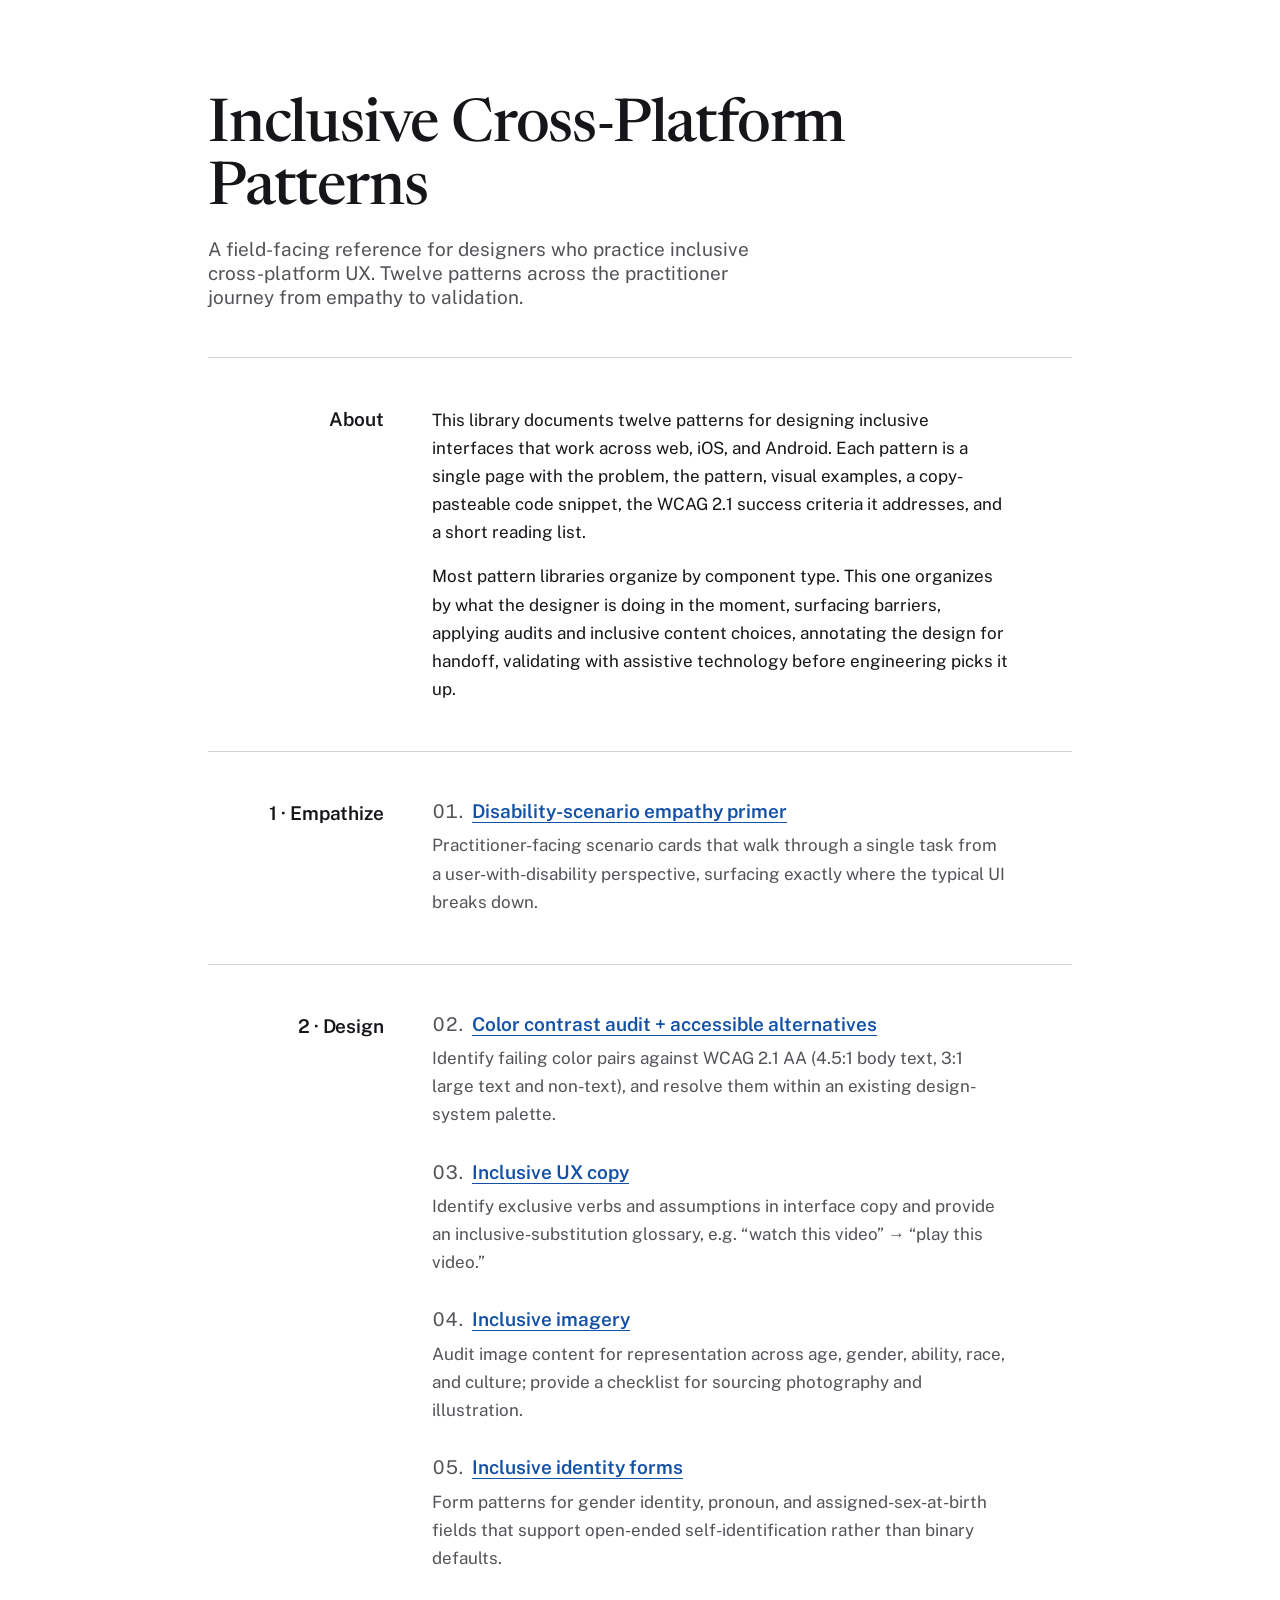
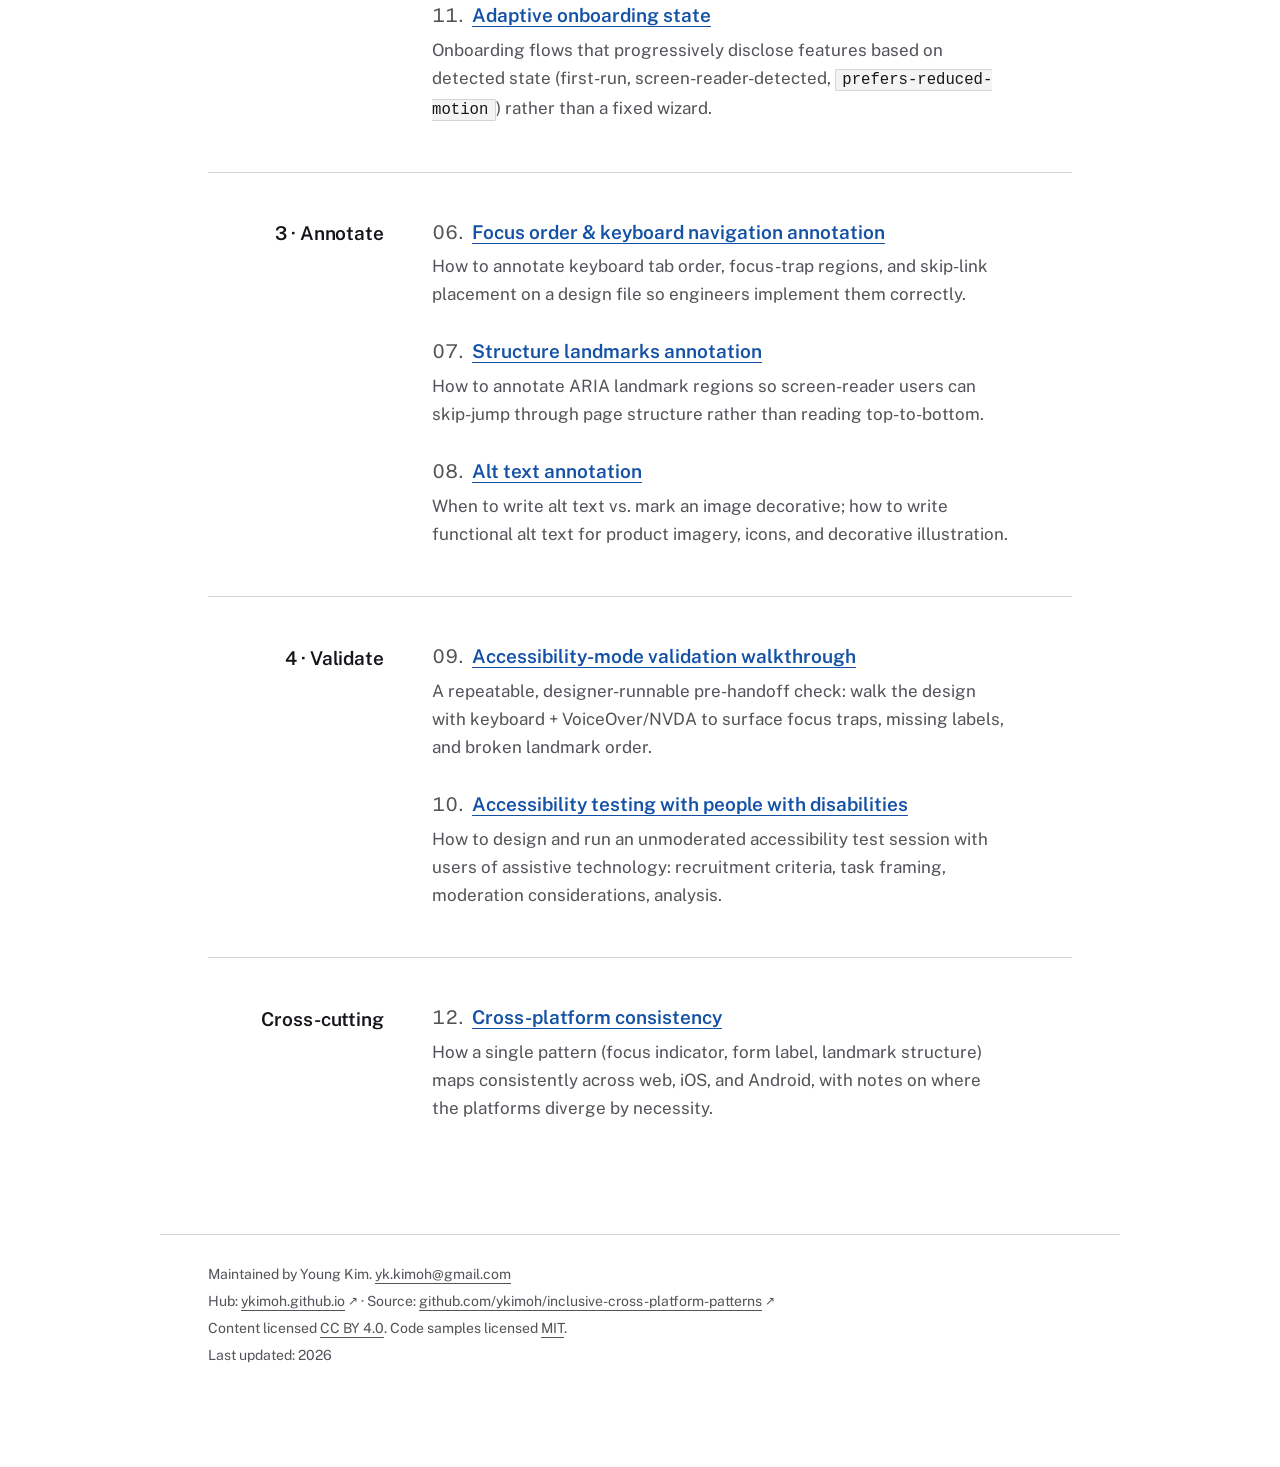
<file: index.html>
<!DOCTYPE html>
<html lang="en">
<head>
  <meta charset="UTF-8">
  <meta name="viewport" content="width=device-width, initial-scale=1">
  <title>Inclusive Cross-Platform Patterns</title>
  <meta name="description" content="A field-facing reference for inclusive cross-platform UX design. Twelve patterns organized by the practitioner journey: empathize, design, annotate, validate.">
  <meta name="color-scheme" content="light dark">
  <link rel="preconnect" href="https://fonts.googleapis.com">
  <link rel="preconnect" href="https://fonts.gstatic.com" crossorigin>
  <link href="https://fonts.googleapis.com/css2?family=Newsreader:wght@400;500;600&family=Public+Sans:wght@400;500;600&display=swap" rel="stylesheet">
  <link rel="stylesheet" href="styles.css">
</head>
<body>
  <a class="skip-link" href="#main">Skip to main content</a>

  <header class="site-header">
    <h1>Inclusive Cross-Platform Patterns</h1>
    <p class="subhead">A field-facing reference for designers who practice inclusive cross-platform UX. Twelve patterns across the practitioner journey from empathy to validation.</p>
  </header>

  <main id="main" tabindex="-1">
    <section aria-labelledby="about-heading">
      <h2 id="about-heading">About</h2>
      <p>This library documents twelve patterns for designing inclusive interfaces that work across web, iOS, and Android. Each pattern is a single page with the problem, the pattern, visual examples, a copy-pasteable code snippet, the WCAG 2.1 success criteria it addresses, and a short reading list.</p>
      <p>Most pattern libraries organize by component type. This one organizes by what the designer is doing in the moment, surfacing barriers, applying audits and inclusive content choices, annotating the design for handoff, validating with assistive technology before engineering picks it up.</p>
    </section>

    <section aria-labelledby="empathize-heading">
      <h2 id="empathize-heading">1 &middot; Empathize</h2>
      <ul class="resource-list">
        <li>
          <h3><span class="num">01.</span><a href="patterns/empathy-primer/">Disability-scenario empathy primer</a></h3>
          <p>Practitioner-facing scenario cards that walk through a single task from a user-with-disability perspective, surfacing exactly where the typical UI breaks down.</p>
        </li>
      </ul>
    </section>

    <section aria-labelledby="design-heading">
      <h2 id="design-heading">2 &middot; Design</h2>
      <ul class="resource-list">
        <li>
          <h3><span class="num">02.</span><a href="patterns/color-contrast/">Color contrast audit + accessible alternatives</a></h3>
          <p>Identify failing color pairs against WCAG 2.1 AA (4.5:1 body text, 3:1 large text and non-text), and resolve them within an existing design-system palette.</p>
        </li>
        <li>
          <h3><span class="num">03.</span><a href="patterns/inclusive-ux-copy/">Inclusive UX copy</a></h3>
          <p>Identify exclusive verbs and assumptions in interface copy and provide an inclusive-substitution glossary, e.g. &ldquo;watch this video&rdquo; &rarr; &ldquo;play this video.&rdquo;</p>
        </li>
        <li>
          <h3><span class="num">04.</span><a href="patterns/inclusive-imagery/">Inclusive imagery</a></h3>
          <p>Audit image content for representation across age, gender, ability, race, and culture; provide a checklist for sourcing photography and illustration.</p>
        </li>
        <li>
          <h3><span class="num">05.</span><a href="patterns/inclusive-identity-forms/">Inclusive identity forms</a></h3>
          <p>Form patterns for gender identity, pronoun, and assigned-sex-at-birth fields that support open-ended self-identification rather than binary defaults.</p>
        </li>
        <li>
          <h3><span class="num">11.</span><a href="patterns/adaptive-onboarding/">Adaptive onboarding state</a></h3>
          <p>Onboarding flows that progressively disclose features based on detected state (first-run, screen-reader-detected, <code>prefers-reduced-motion</code>) rather than a fixed wizard.</p>
        </li>
      </ul>
    </section>

    <section aria-labelledby="annotate-heading">
      <h2 id="annotate-heading">3 &middot; Annotate</h2>
      <ul class="resource-list">
        <li>
          <h3><span class="num">06.</span><a href="patterns/keyboard-navigation/">Focus order &amp; keyboard navigation annotation</a></h3>
          <p>How to annotate keyboard tab order, focus-trap regions, and skip-link placement on a design file so engineers implement them correctly.</p>
        </li>
        <li>
          <h3><span class="num">07.</span><a href="patterns/structure-landmarks/">Structure landmarks annotation</a></h3>
          <p>How to annotate ARIA landmark regions so screen-reader users can skip-jump through page structure rather than reading top-to-bottom.</p>
        </li>
        <li>
          <h3><span class="num">08.</span><a href="patterns/alt-text/">Alt text annotation</a></h3>
          <p>When to write alt text vs. mark an image decorative; how to write functional alt text for product imagery, icons, and decorative illustration.</p>
        </li>
      </ul>
    </section>

    <section aria-labelledby="validate-heading">
      <h2 id="validate-heading">4 &middot; Validate</h2>
      <ul class="resource-list">
        <li>
          <h3><span class="num">09.</span><a href="patterns/accessibility-mode-validation/">Accessibility-mode validation walkthrough</a></h3>
          <p>A repeatable, designer-runnable pre-handoff check: walk the design with keyboard + VoiceOver/NVDA to surface focus traps, missing labels, and broken landmark order.</p>
        </li>
        <li>
          <h3><span class="num">10.</span><a href="patterns/accessibility-testing/">Accessibility testing with people with disabilities</a></h3>
          <p>How to design and run an unmoderated accessibility test session with users of assistive technology: recruitment criteria, task framing, moderation considerations, analysis.</p>
        </li>
      </ul>
    </section>

    <section aria-labelledby="cross-heading">
      <h2 id="cross-heading">Cross-cutting</h2>
      <ul class="resource-list">
        <li>
          <h3><span class="num">12.</span><a href="patterns/cross-platform-consistency/">Cross-platform consistency</a></h3>
          <p>How a single pattern (focus indicator, form label, landmark structure) maps consistently across web, iOS, and Android, with notes on where the platforms diverge by necessity.</p>
        </li>
      </ul>
    </section>
  </main>

  <footer class="site-footer">
    <p>Maintained by Young Kim. <a href="mailto:yk.kimoh@gmail.com">yk.kimoh@gmail.com</a></p>
    <p>Hub: <a href="https://ykimoh.github.io" target="_blank" rel="noopener noreferrer">ykimoh.github.io<span class="sr-only"> (opens in new tab)</span></a> &middot; Source: <a href="https://github.com/ykimoh/inclusive-cross-platform-patterns" target="_blank" rel="noopener noreferrer">github.com/ykimoh/inclusive-cross-platform-patterns<span class="sr-only"> (opens in new tab)</span></a></p>
    <p>Content licensed <a href="LICENSE-CONTENT.md">CC BY 4.0</a>. Code samples licensed <a href="LICENSE-CODE">MIT</a>.</p>
    <p>Last updated: 2026</p>
  </footer>
</body>
</html>
</file>
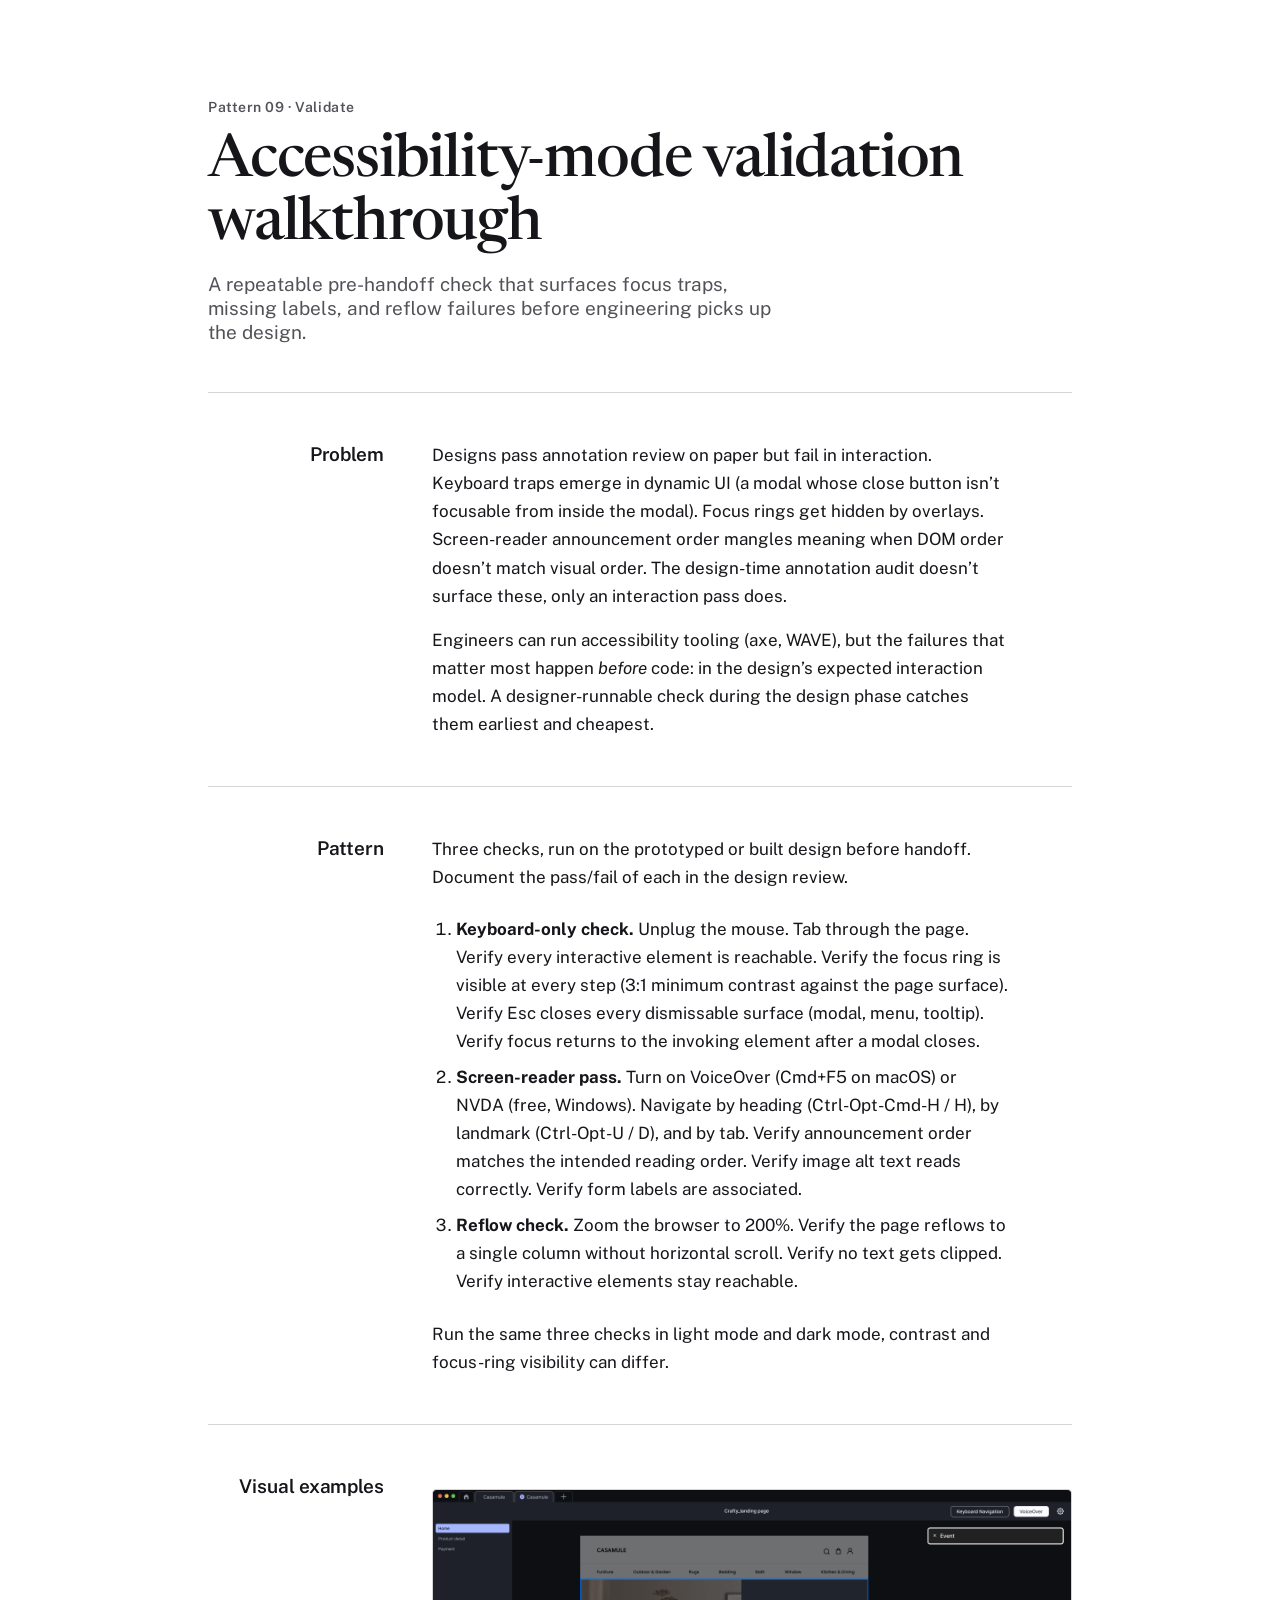
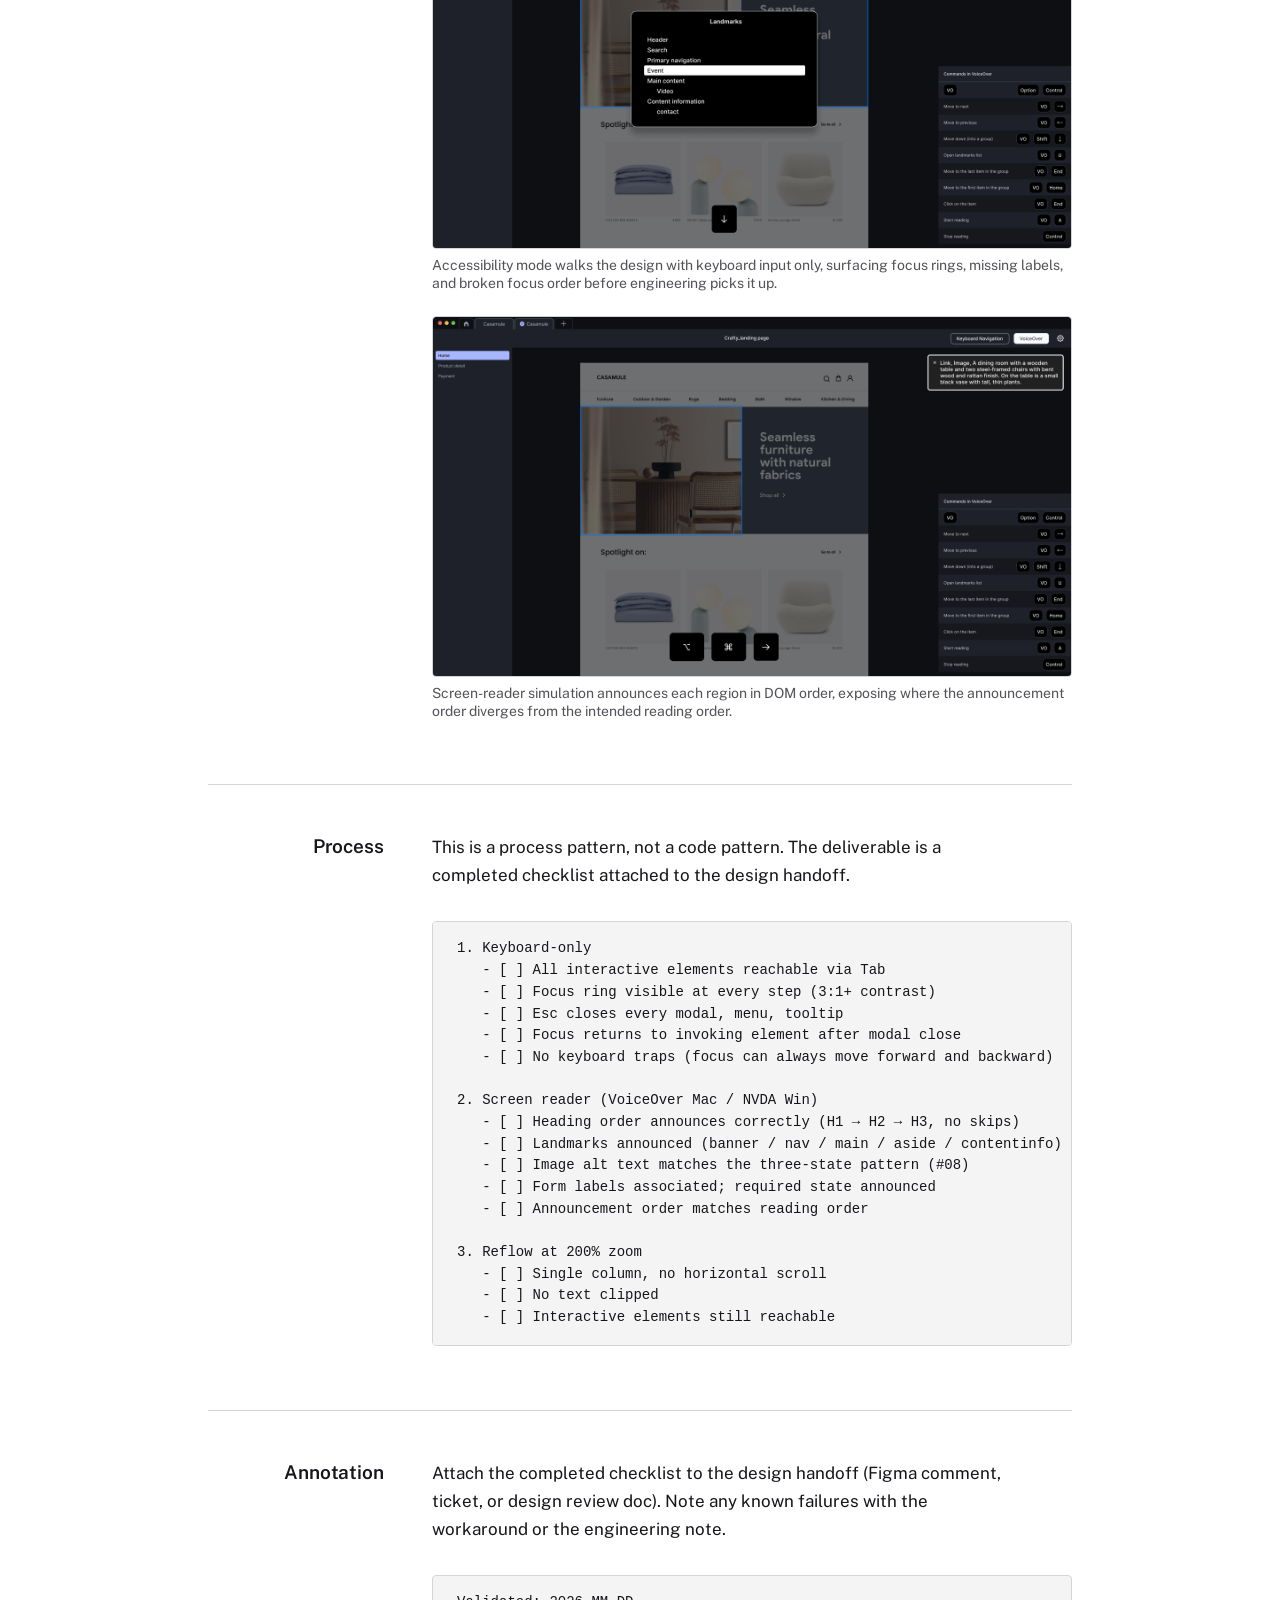
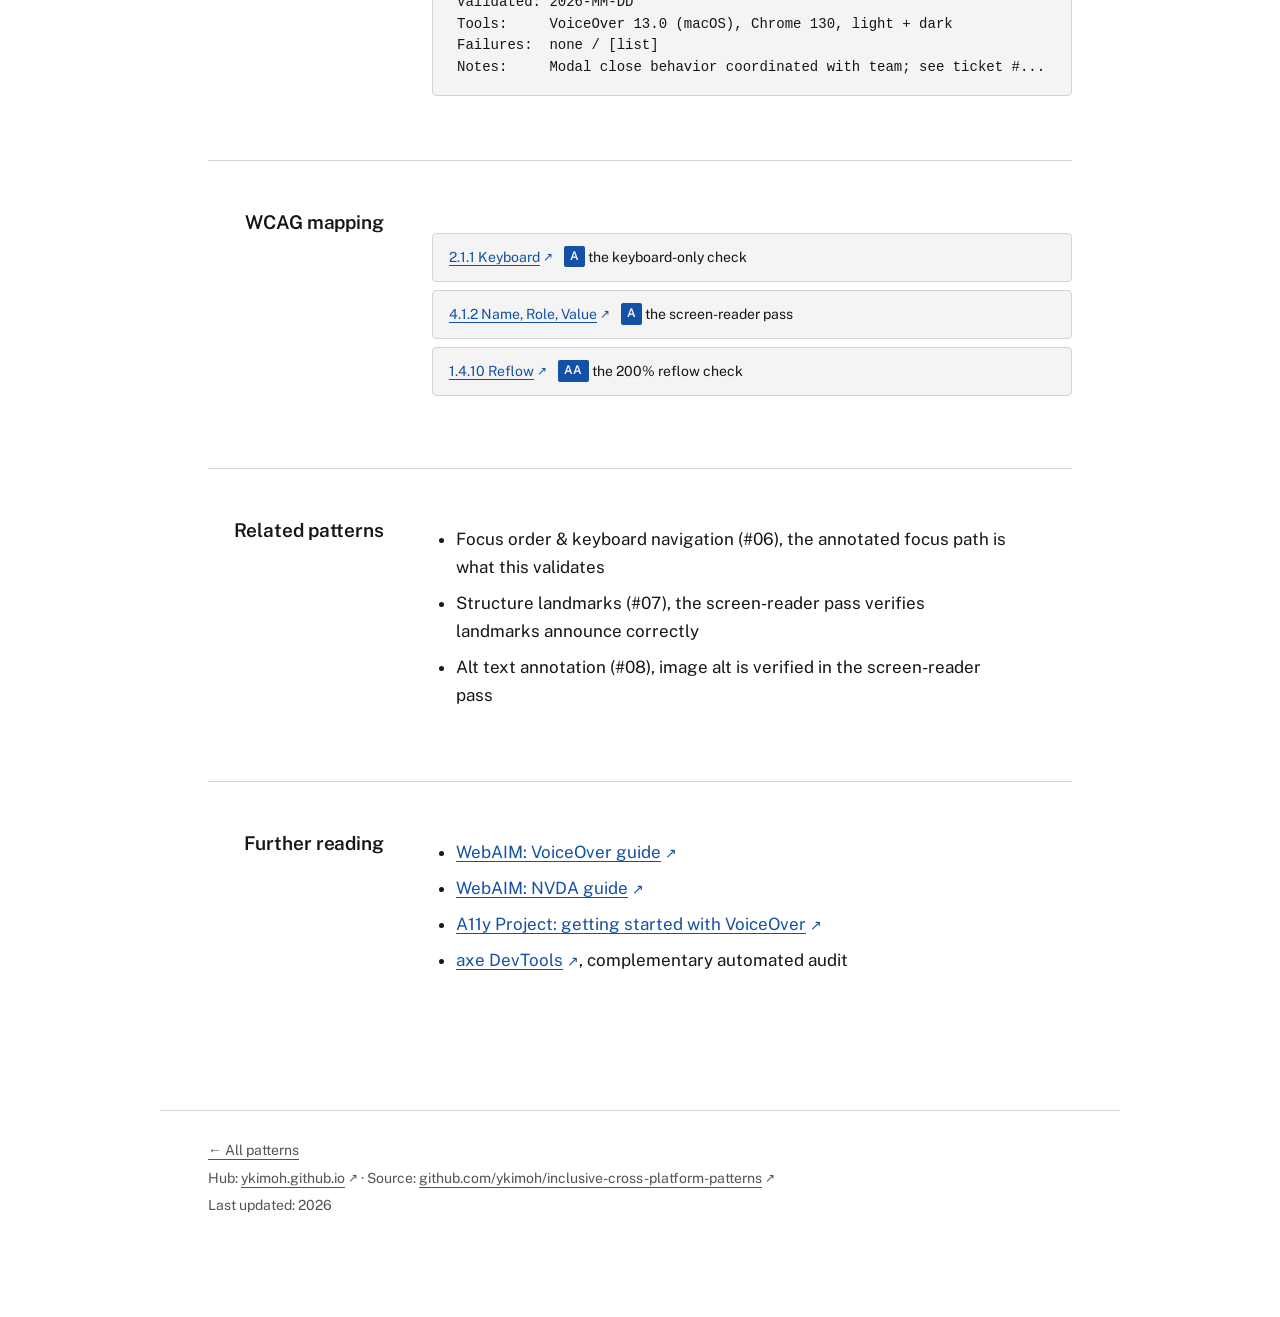
<file: patterns/accessibility-mode-validation/index.html>
<!DOCTYPE html>
<html lang="en">
<head>
  <meta charset="UTF-8">
  <meta name="viewport" content="width=device-width, initial-scale=1">
  <title>Accessibility-mode validation walkthrough, Inclusive Cross-Platform Patterns</title>
  <meta name="description" content="A repeatable, designer-runnable pre-handoff check: walk the design with keyboard + VoiceOver/NVDA to surface focus traps, missing labels, and broken landmark order before engineering.">
  <meta name="color-scheme" content="light dark">
  <link rel="preconnect" href="https://fonts.googleapis.com">
  <link rel="preconnect" href="https://fonts.gstatic.com" crossorigin>
  <link href="https://fonts.googleapis.com/css2?family=Newsreader:wght@400;500;600&family=Public+Sans:wght@400;500;600&display=swap" rel="stylesheet">
  <link rel="stylesheet" href="../../styles.css">
</head>
<body>
  <a class="skip-link" href="#main">Skip to main content</a>

  <header class="site-header">
    <p class="eyebrow">Pattern 09 &middot; Validate</p>
    <h1>Accessibility-mode validation walkthrough</h1>
    <p class="subhead">A repeatable pre-handoff check that surfaces focus traps, missing labels, and reflow failures before engineering picks up the design.</p>
  </header>

  <main id="main" tabindex="-1">
    <section aria-labelledby="problem-heading">
      <h2 id="problem-heading">Problem</h2>
      <p>Designs pass annotation review on paper but fail in interaction. Keyboard traps emerge in dynamic UI (a modal whose close button isn&rsquo;t focusable from inside the modal). Focus rings get hidden by overlays. Screen-reader announcement order mangles meaning when DOM order doesn&rsquo;t match visual order. The design-time annotation audit doesn&rsquo;t surface these, only an interaction pass does.</p>
      <p>Engineers can run accessibility tooling (axe, WAVE), but the failures that matter most happen <em>before</em> code: in the design&rsquo;s expected interaction model. A designer-runnable check during the design phase catches them earliest and cheapest.</p>
    </section>

    <section aria-labelledby="pattern-heading">
      <h2 id="pattern-heading">Pattern</h2>
      <p>Three checks, run on the prototyped or built design before handoff. Document the pass/fail of each in the design review.</p>
      <ol>
        <li><strong>Keyboard-only check.</strong> Unplug the mouse. Tab through the page. Verify every interactive element is reachable. Verify the focus ring is visible at every step (3:1 minimum contrast against the page surface). Verify Esc closes every dismissable surface (modal, menu, tooltip). Verify focus returns to the invoking element after a modal closes.</li>
        <li><strong>Screen-reader pass.</strong> Turn on VoiceOver (Cmd+F5 on macOS) or NVDA (free, Windows). Navigate by heading (Ctrl-Opt-Cmd-H / H), by landmark (Ctrl-Opt-U / D), and by tab. Verify announcement order matches the intended reading order. Verify image alt text reads correctly. Verify form labels are associated.</li>
        <li><strong>Reflow check.</strong> Zoom the browser to 200%. Verify the page reflows to a single column without horizontal scroll. Verify no text gets clipped. Verify interactive elements stay reachable.</li>
      </ol>
      <p>Run the same three checks in light mode and dark mode, contrast and focus-ring visibility can differ.</p>
    </section>

    <section aria-labelledby="examples-heading">
      <h2 id="examples-heading">Visual examples</h2>
      <div class="example-stack">
        <figure class="example-figure">
          <img src="assets/a11y-mode-1.png" alt="The accessibility-mode interface, showing a design walkable by keyboard with focus rings visible at every step.">
          <figcaption>Accessibility mode walks the design with keyboard input only, surfacing focus rings, missing labels, and broken focus order before engineering picks it up.</figcaption>
        </figure>
        <figure class="example-figure">
          <img src="assets/a11y-mode-2.png" alt="The accessibility-mode interface in screen-reader simulation, displaying the announcement order and labels a screen reader would surface.">
          <figcaption>Screen-reader simulation announces each region in DOM order, exposing where the announcement order diverges from the intended reading order.</figcaption>
        </figure>
      </div>
    </section>

    <section aria-labelledby="process-heading">
      <h2 id="process-heading">Process</h2>
      <p>This is a process pattern, not a code pattern. The deliverable is a completed checklist attached to the design handoff.</p>
      <pre><code>1. Keyboard-only
   - [ ] All interactive elements reachable via Tab
   - [ ] Focus ring visible at every step (3:1+ contrast)
   - [ ] Esc closes every modal, menu, tooltip
   - [ ] Focus returns to invoking element after modal close
   - [ ] No keyboard traps (focus can always move forward and backward)

2. Screen reader (VoiceOver Mac / NVDA Win)
   - [ ] Heading order announces correctly (H1 → H2 → H3, no skips)
   - [ ] Landmarks announced (banner / nav / main / aside / contentinfo)
   - [ ] Image alt text matches the three-state pattern (#08)
   - [ ] Form labels associated; required state announced
   - [ ] Announcement order matches reading order

3. Reflow at 200% zoom
   - [ ] Single column, no horizontal scroll
   - [ ] No text clipped
   - [ ] Interactive elements still reachable</code></pre>
    </section>

    <section aria-labelledby="annotation-heading">
      <h2 id="annotation-heading">Annotation</h2>
      <p>Attach the completed checklist to the design handoff (Figma comment, ticket, or design review doc). Note any known failures with the workaround or the engineering note.</p>
      <pre><code>Validated: 2026-MM-DD
Tools:     VoiceOver 13.0 (macOS), Chrome 130, light + dark
Failures:  none / [list]
Notes:     Modal close behavior coordinated with team; see ticket #...</code></pre>
    </section>

    <section aria-labelledby="wcag-heading">
      <h2 id="wcag-heading">WCAG mapping</h2>
      <ul class="criteria-list">
        <li>
          <a href="https://www.w3.org/WAI/WCAG21/Understanding/keyboard.html" target="_blank" rel="noopener noreferrer">2.1.1 Keyboard<span class="sr-only"> (opens in new tab)</span></a>
          <span class="level">A</span>
         the keyboard-only check
        </li>
        <li>
          <a href="https://www.w3.org/WAI/WCAG21/Understanding/name-role-value.html" target="_blank" rel="noopener noreferrer">4.1.2 Name, Role, Value<span class="sr-only"> (opens in new tab)</span></a>
          <span class="level">A</span>
         the screen-reader pass
        </li>
        <li>
          <a href="https://www.w3.org/WAI/WCAG21/Understanding/reflow.html" target="_blank" rel="noopener noreferrer">1.4.10 Reflow<span class="sr-only"> (opens in new tab)</span></a>
          <span class="level">AA</span>
         the 200% reflow check
        </li>
      </ul>
    </section>

    <section aria-labelledby="related-heading">
      <h2 id="related-heading">Related patterns</h2>
      <ul>
        <li>Focus order &amp; keyboard navigation (#06), the annotated focus path is what this validates</li>
        <li>Structure landmarks (#07), the screen-reader pass verifies landmarks announce correctly</li>
        <li>Alt text annotation (#08), image alt is verified in the screen-reader pass</li>
      </ul>
    </section>

    <section aria-labelledby="reading-heading">
      <h2 id="reading-heading">Further reading</h2>
      <ul>
        <li><a href="https://webaim.org/articles/voiceover/" target="_blank" rel="noopener noreferrer">WebAIM: VoiceOver guide<span class="sr-only"> (opens in new tab)</span></a></li>
        <li><a href="https://webaim.org/articles/nvda/" target="_blank" rel="noopener noreferrer">WebAIM: NVDA guide<span class="sr-only"> (opens in new tab)</span></a></li>
        <li><a href="https://www.a11yproject.com/posts/getting-started-with-voiceover/" target="_blank" rel="noopener noreferrer">A11y Project: getting started with VoiceOver<span class="sr-only"> (opens in new tab)</span></a></li>
        <li><a href="https://www.deque.com/axe/devtools/" target="_blank" rel="noopener noreferrer">axe DevTools<span class="sr-only"> (opens in new tab)</span></a>, complementary automated audit</li>
      </ul>
    </section>
  </main>

  <footer class="site-footer">
    <p><a href="../../">&larr; All patterns</a></p>
    <p>Hub: <a href="https://ykimoh.github.io" target="_blank" rel="noopener noreferrer">ykimoh.github.io<span class="sr-only"> (opens in new tab)</span></a> &middot; Source: <a href="https://github.com/ykimoh/inclusive-cross-platform-patterns" target="_blank" rel="noopener noreferrer">github.com/ykimoh/inclusive-cross-platform-patterns<span class="sr-only"> (opens in new tab)</span></a></p>
    <p>Last updated: 2026</p>
  </footer>
</body>
</html>
</file>
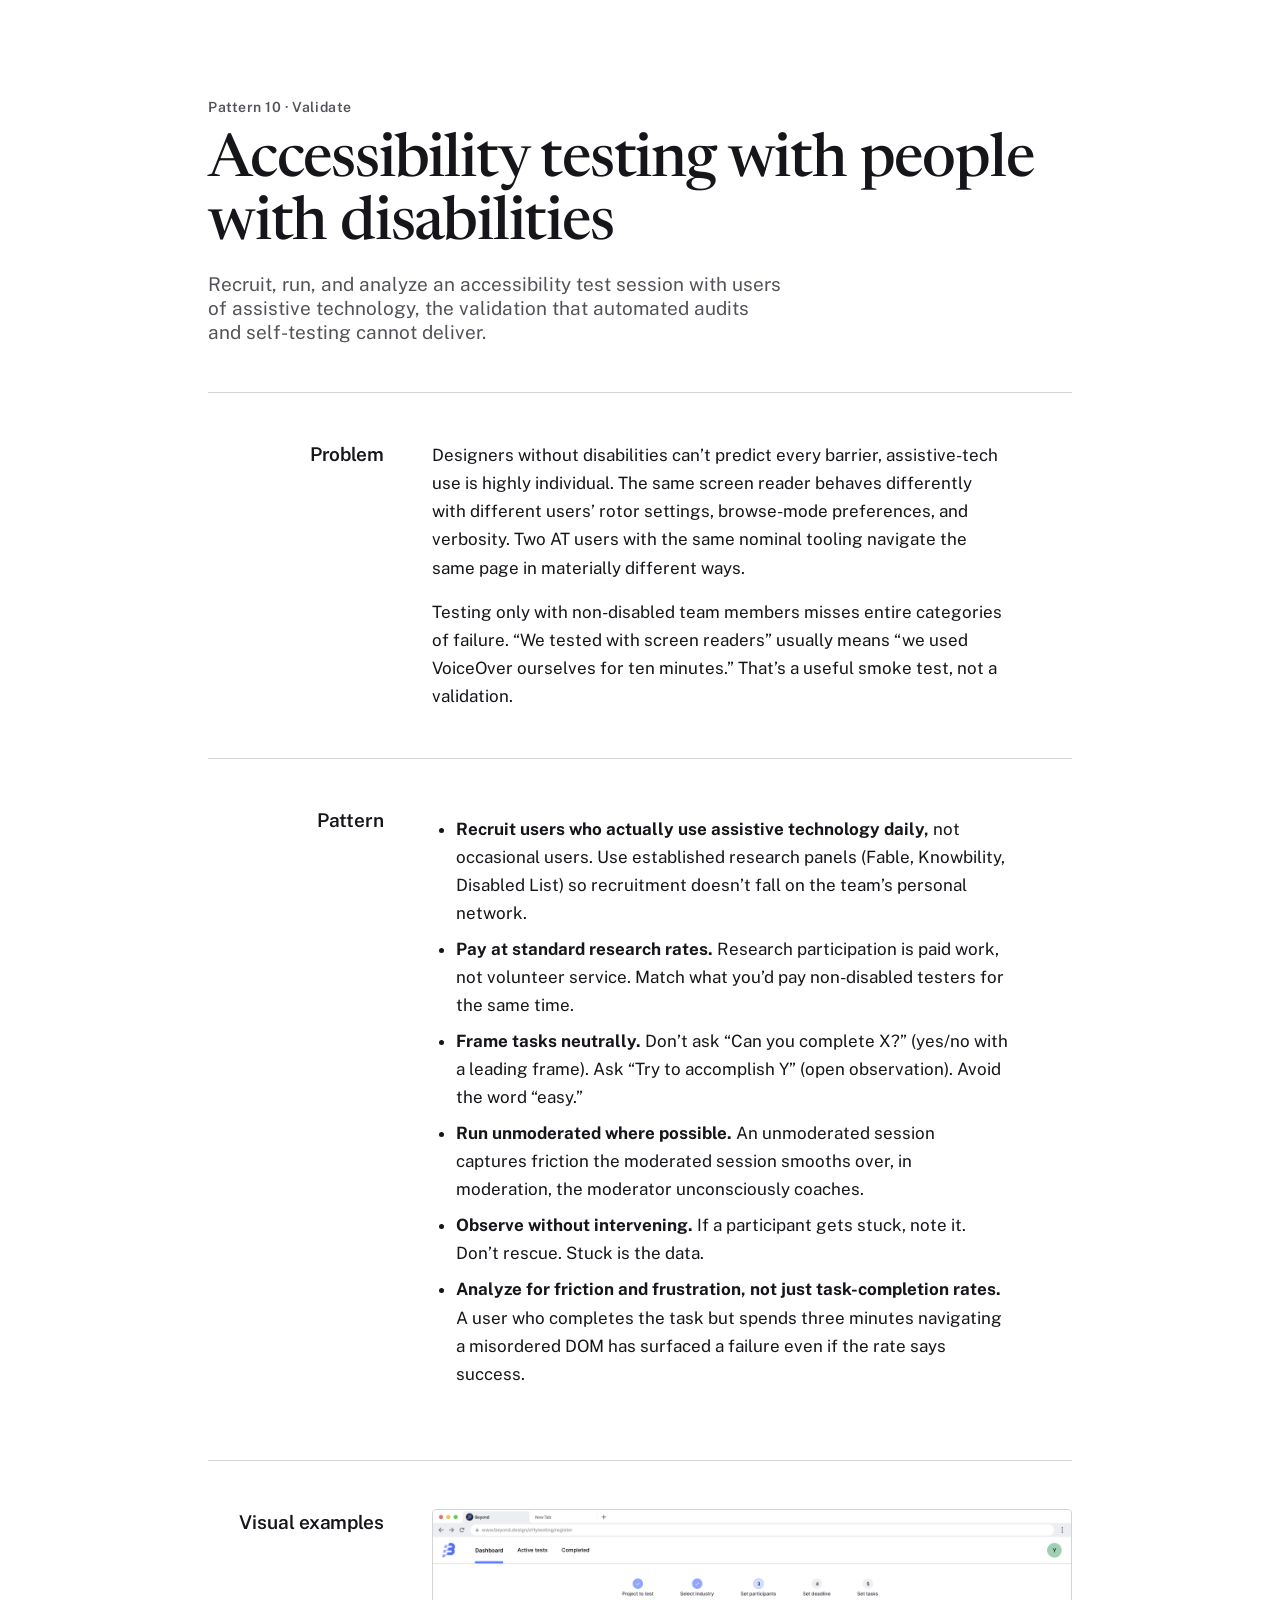
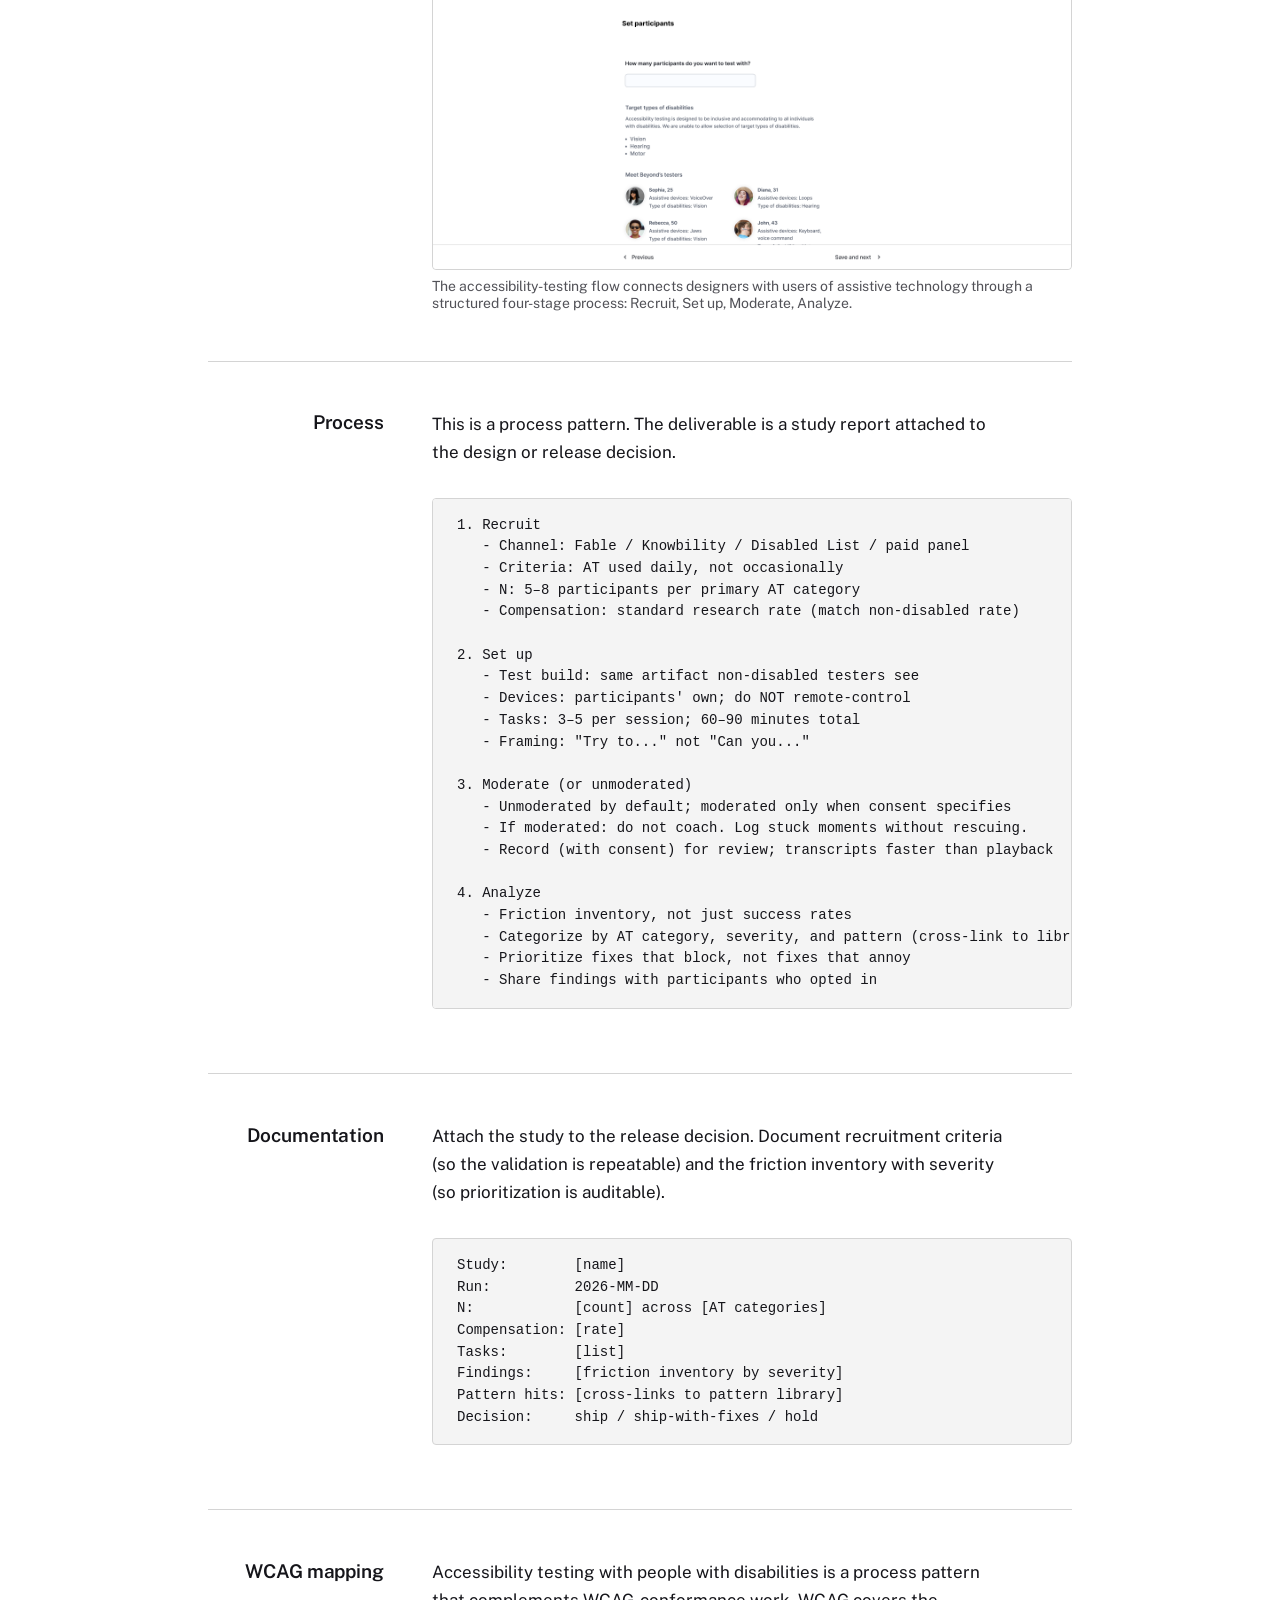
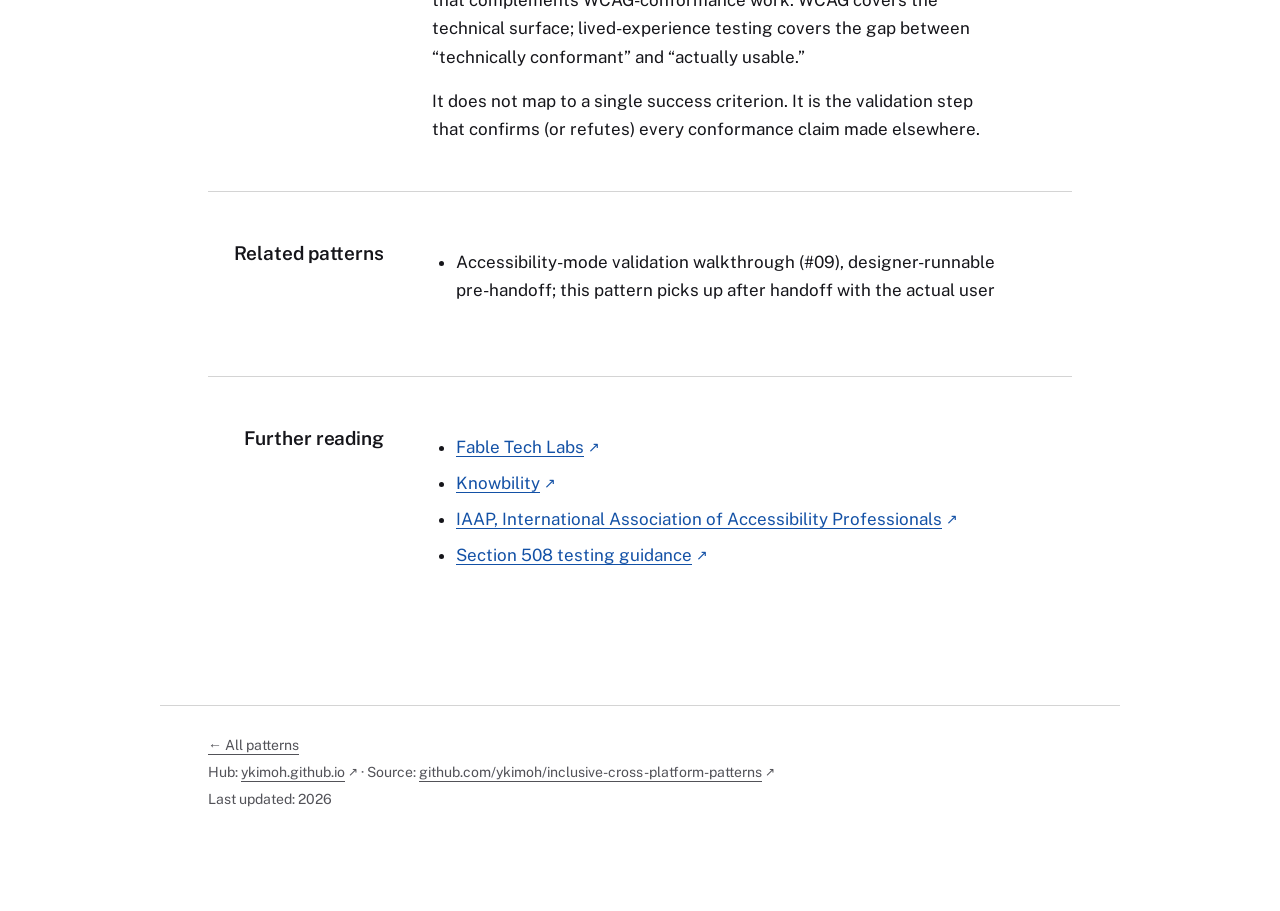
<file: patterns/accessibility-testing/index.html>
<!DOCTYPE html>
<html lang="en">
<head>
  <meta charset="UTF-8">
  <meta name="viewport" content="width=device-width, initial-scale=1">
  <title>Accessibility testing with people with disabilities, Inclusive Cross-Platform Patterns</title>
  <meta name="description" content="How to design and run an unmoderated accessibility test session with users of assistive technology: recruitment, task framing, observation, and analysis.">
  <meta name="color-scheme" content="light dark">
  <link rel="preconnect" href="https://fonts.googleapis.com">
  <link rel="preconnect" href="https://fonts.gstatic.com" crossorigin>
  <link href="https://fonts.googleapis.com/css2?family=Newsreader:wght@400;500;600&family=Public+Sans:wght@400;500;600&display=swap" rel="stylesheet">
  <link rel="stylesheet" href="../../styles.css">
</head>
<body>
  <a class="skip-link" href="#main">Skip to main content</a>

  <header class="site-header">
    <p class="eyebrow">Pattern 10 &middot; Validate</p>
    <h1>Accessibility testing with people with disabilities</h1>
    <p class="subhead">Recruit, run, and analyze an accessibility test session with users of assistive technology, the validation that automated audits and self-testing cannot deliver.</p>
  </header>

  <main id="main" tabindex="-1">
    <section aria-labelledby="problem-heading">
      <h2 id="problem-heading">Problem</h2>
      <p>Designers without disabilities can&rsquo;t predict every barrier, assistive-tech use is highly individual. The same screen reader behaves differently with different users&rsquo; rotor settings, browse-mode preferences, and verbosity. Two AT users with the same nominal tooling navigate the same page in materially different ways.</p>
      <p>Testing only with non-disabled team members misses entire categories of failure. &ldquo;We tested with screen readers&rdquo; usually means &ldquo;we used VoiceOver ourselves for ten minutes.&rdquo; That&rsquo;s a useful smoke test, not a validation.</p>
    </section>

    <section aria-labelledby="pattern-heading">
      <h2 id="pattern-heading">Pattern</h2>
      <ul>
        <li><strong>Recruit users who actually use assistive technology daily,</strong> not occasional users. Use established research panels (Fable, Knowbility, Disabled List) so recruitment doesn&rsquo;t fall on the team&rsquo;s personal network.</li>
        <li><strong>Pay at standard research rates.</strong> Research participation is paid work, not volunteer service. Match what you&rsquo;d pay non-disabled testers for the same time.</li>
        <li><strong>Frame tasks neutrally.</strong> Don&rsquo;t ask &ldquo;Can you complete X?&rdquo; (yes/no with a leading frame). Ask &ldquo;Try to accomplish Y&rdquo; (open observation). Avoid the word &ldquo;easy.&rdquo;</li>
        <li><strong>Run unmoderated where possible.</strong> An unmoderated session captures friction the moderated session smooths over, in moderation, the moderator unconsciously coaches.</li>
        <li><strong>Observe without intervening.</strong> If a participant gets stuck, note it. Don&rsquo;t rescue. Stuck is the data.</li>
        <li><strong>Analyze for friction and frustration, not just task-completion rates.</strong> A user who completes the task but spends three minutes navigating a misordered DOM has surfaced a failure even if the rate says success.</li>
      </ul>
    </section>

    <section aria-labelledby="examples-heading">
      <h2 id="examples-heading">Visual examples</h2>
      <figure class="example-figure">
        <img src="assets/testing-overview.png" alt="The accessibility-testing interface showing the four-stage flow: recruitment with disability criteria, study setup, unmoderated session capture, and analysis.">
        <figcaption>The accessibility-testing flow connects designers with users of assistive technology through a structured four-stage process: Recruit, Set up, Moderate, Analyze.</figcaption>
      </figure>
    </section>

    <section aria-labelledby="process-heading">
      <h2 id="process-heading">Process</h2>
      <p>This is a process pattern. The deliverable is a study report attached to the design or release decision.</p>
      <pre><code>1. Recruit
   - Channel: Fable / Knowbility / Disabled List / paid panel
   - Criteria: AT used daily, not occasionally
   - N: 5–8 participants per primary AT category
   - Compensation: standard research rate (match non-disabled rate)

2. Set up
   - Test build: same artifact non-disabled testers see
   - Devices: participants' own; do NOT remote-control
   - Tasks: 3–5 per session; 60–90 minutes total
   - Framing: "Try to..." not "Can you..."

3. Moderate (or unmoderated)
   - Unmoderated by default; moderated only when consent specifies
   - If moderated: do not coach. Log stuck moments without rescuing.
   - Record (with consent) for review; transcripts faster than playback

4. Analyze
   - Friction inventory, not just success rates
   - Categorize by AT category, severity, and pattern (cross-link to library)
   - Prioritize fixes that block, not fixes that annoy
   - Share findings with participants who opted in</code></pre>
    </section>

    <section aria-labelledby="annotation-heading">
      <h2 id="annotation-heading">Documentation</h2>
      <p>Attach the study to the release decision. Document recruitment criteria (so the validation is repeatable) and the friction inventory with severity (so prioritization is auditable).</p>
      <pre><code>Study:        [name]
Run:          2026-MM-DD
N:            [count] across [AT categories]
Compensation: [rate]
Tasks:        [list]
Findings:     [friction inventory by severity]
Pattern hits: [cross-links to pattern library]
Decision:     ship / ship-with-fixes / hold</code></pre>
    </section>

    <section aria-labelledby="wcag-heading">
      <h2 id="wcag-heading">WCAG mapping</h2>
      <p>Accessibility testing with people with disabilities is a process pattern that complements WCAG-conformance work. WCAG covers the technical surface; lived-experience testing covers the gap between &ldquo;technically conformant&rdquo; and &ldquo;actually usable.&rdquo;</p>
      <p>It does not map to a single success criterion. It is the validation step that confirms (or refutes) every conformance claim made elsewhere.</p>
    </section>

    <section aria-labelledby="related-heading">
      <h2 id="related-heading">Related patterns</h2>
      <ul>
        <li>Accessibility-mode validation walkthrough (#09), designer-runnable pre-handoff; this pattern picks up after handoff with the actual user</li>
      </ul>
    </section>

    <section aria-labelledby="reading-heading">
      <h2 id="reading-heading">Further reading</h2>
      <ul>
        <li><a href="https://makeitfable.com/" target="_blank" rel="noopener noreferrer">Fable Tech Labs<span class="sr-only"> (opens in new tab)</span></a></li>
        <li><a href="https://knowbility.org/" target="_blank" rel="noopener noreferrer">Knowbility<span class="sr-only"> (opens in new tab)</span></a></li>
        <li><a href="https://www.iaap-accessibility.org/" target="_blank" rel="noopener noreferrer">IAAP, International Association of Accessibility Professionals<span class="sr-only"> (opens in new tab)</span></a></li>
        <li><a href="https://www.section508.gov/test/agile-iterative/" target="_blank" rel="noopener noreferrer">Section 508 testing guidance<span class="sr-only"> (opens in new tab)</span></a></li>
      </ul>
    </section>
  </main>

  <footer class="site-footer">
    <p><a href="../../">&larr; All patterns</a></p>
    <p>Hub: <a href="https://ykimoh.github.io" target="_blank" rel="noopener noreferrer">ykimoh.github.io<span class="sr-only"> (opens in new tab)</span></a> &middot; Source: <a href="https://github.com/ykimoh/inclusive-cross-platform-patterns" target="_blank" rel="noopener noreferrer">github.com/ykimoh/inclusive-cross-platform-patterns<span class="sr-only"> (opens in new tab)</span></a></p>
    <p>Last updated: 2026</p>
  </footer>
</body>
</html>
</file>
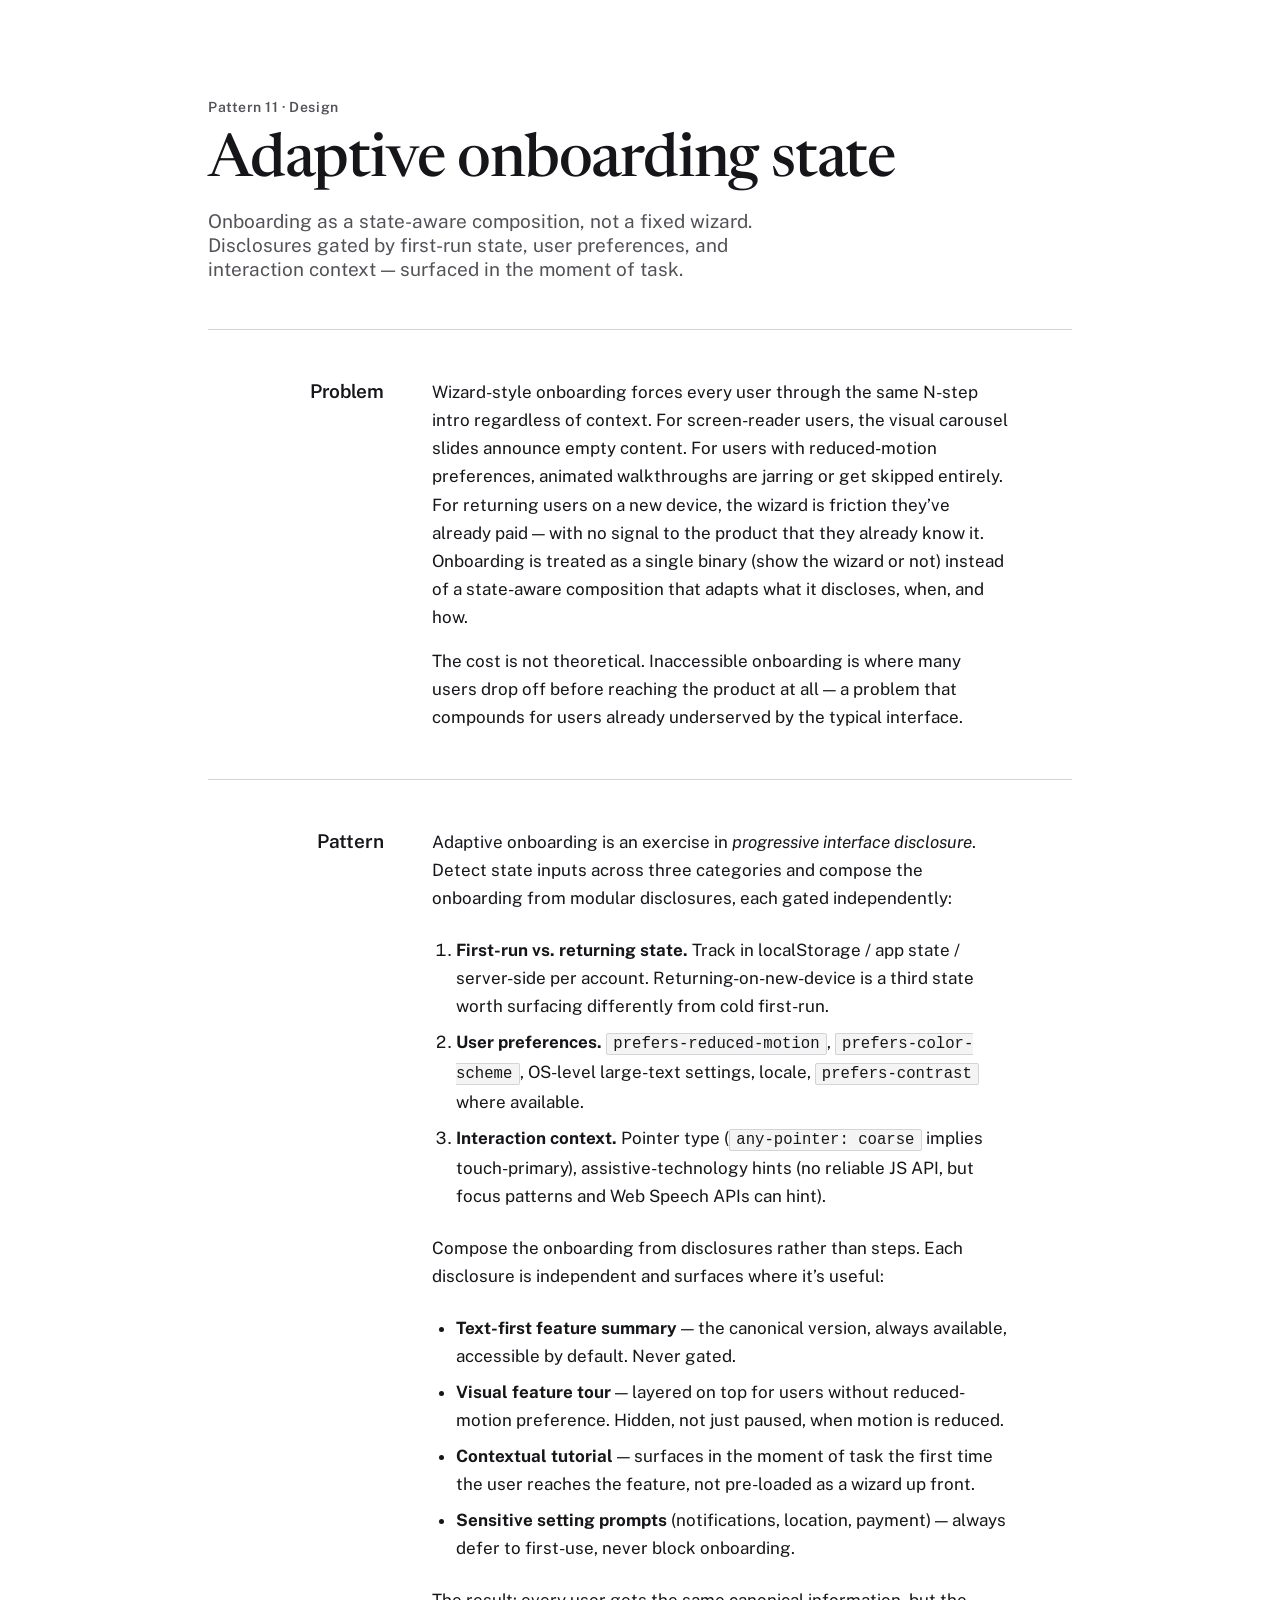
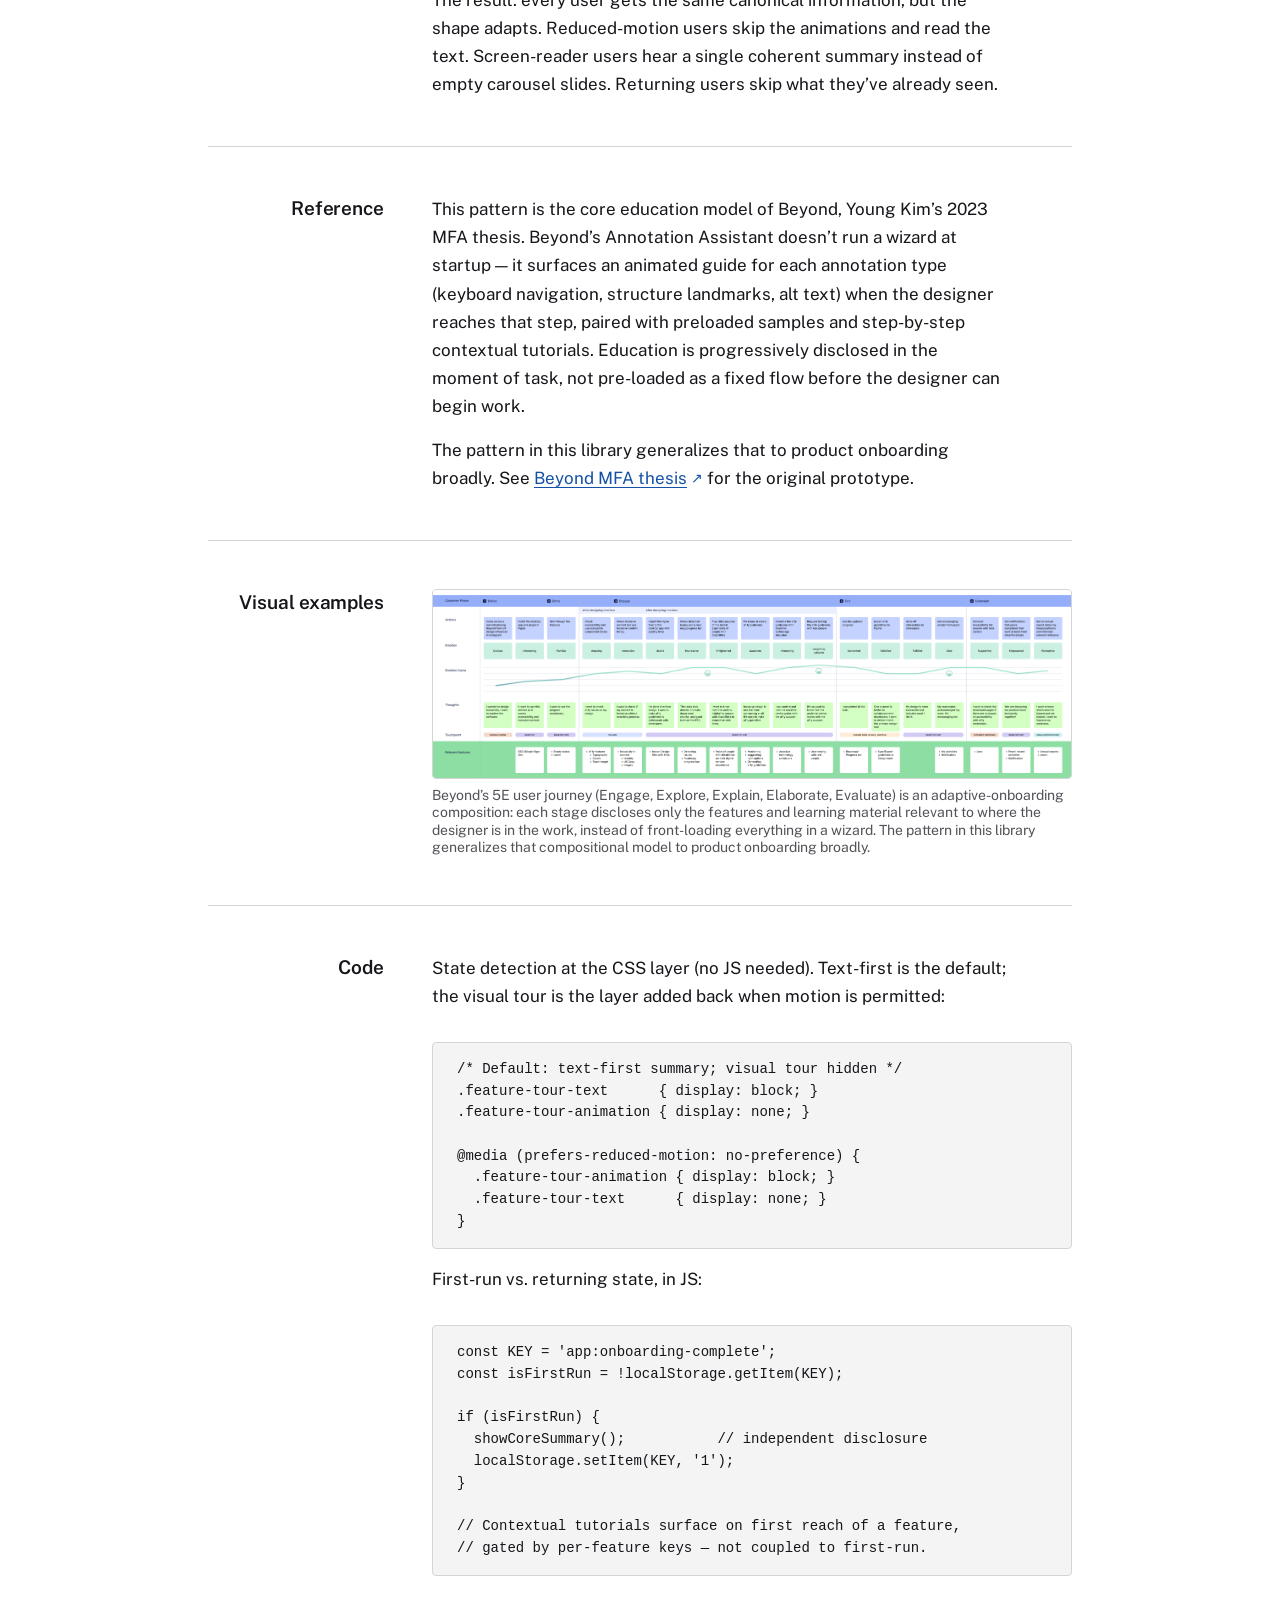
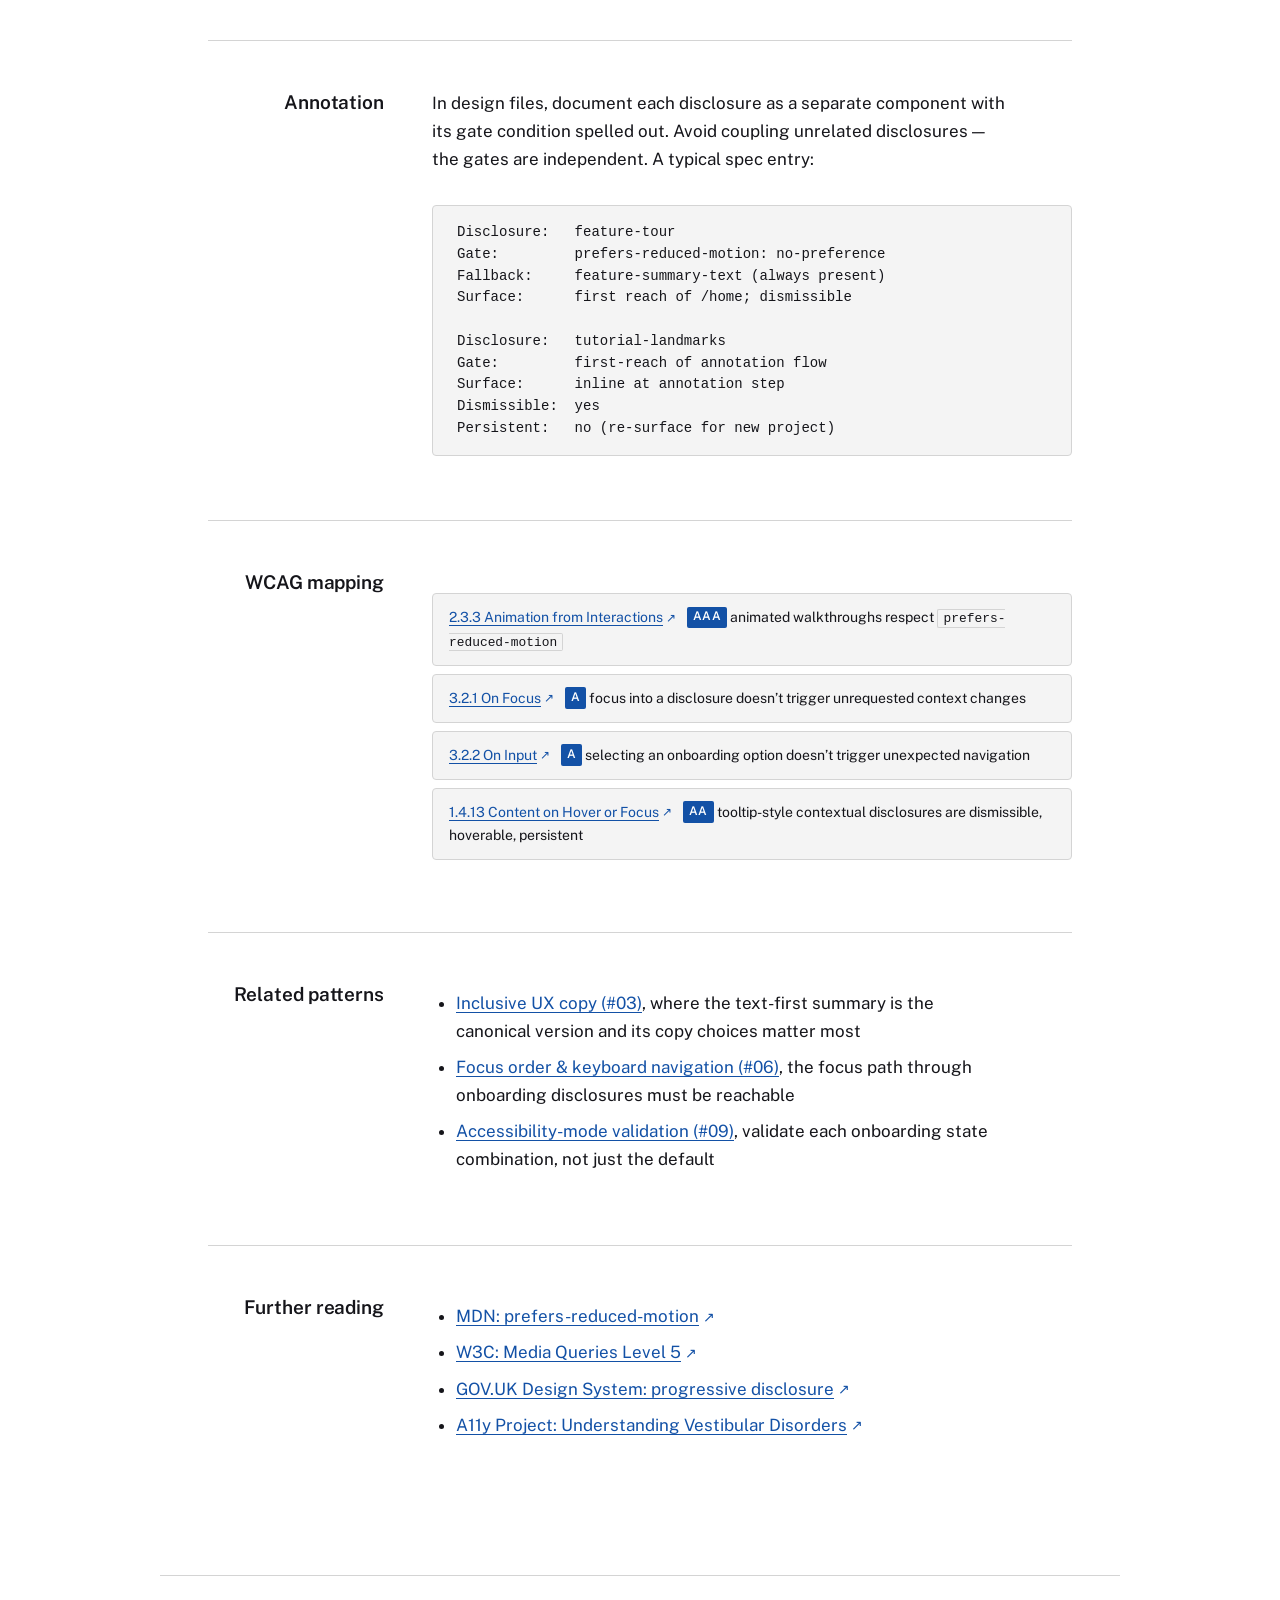
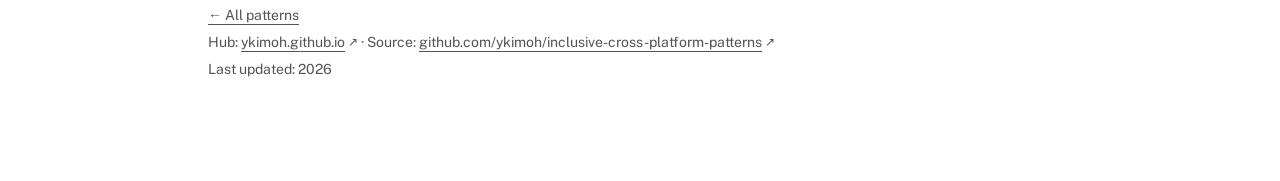
<file: patterns/adaptive-onboarding/index.html>
<!DOCTYPE html>
<html lang="en">
<head>
  <meta charset="UTF-8">
  <meta name="viewport" content="width=device-width, initial-scale=1">
  <title>Adaptive onboarding state, Inclusive Cross-Platform Patterns</title>
  <meta name="description" content="Onboarding flows that progressively disclose features based on detected state (first-run, screen-reader-detected, prefers-reduced-motion) rather than a fixed wizard.">
  <meta name="color-scheme" content="light dark">
  <link rel="preconnect" href="https://fonts.googleapis.com">
  <link rel="preconnect" href="https://fonts.gstatic.com" crossorigin>
  <link href="https://fonts.googleapis.com/css2?family=Newsreader:wght@400;500;600&family=Public+Sans:wght@400;500;600&display=swap" rel="stylesheet">
  <link rel="stylesheet" href="../../styles.css">
</head>
<body>
  <a class="skip-link" href="#main">Skip to main content</a>

  <header class="site-header">
    <p class="eyebrow">Pattern 11 &middot; Design</p>
    <h1>Adaptive onboarding state</h1>
    <p class="subhead">Onboarding as a state-aware composition, not a fixed wizard. Disclosures gated by first-run state, user preferences, and interaction context &mdash; surfaced in the moment of task.</p>
  </header>

  <main id="main" tabindex="-1">
    <section aria-labelledby="problem-heading">
      <h2 id="problem-heading">Problem</h2>
      <p>Wizard-style onboarding forces every user through the same N-step intro regardless of context. For screen-reader users, the visual carousel slides announce empty content. For users with reduced-motion preferences, animated walkthroughs are jarring or get skipped entirely. For returning users on a new device, the wizard is friction they&rsquo;ve already paid &mdash; with no signal to the product that they already know it. Onboarding is treated as a single binary (show the wizard or not) instead of a state-aware composition that adapts what it discloses, when, and how.</p>
      <p>The cost is not theoretical. Inaccessible onboarding is where many users drop off before reaching the product at all &mdash; a problem that compounds for users already underserved by the typical interface.</p>
    </section>

    <section aria-labelledby="pattern-heading">
      <h2 id="pattern-heading">Pattern</h2>
      <p>Adaptive onboarding is an exercise in <em>progressive interface disclosure</em>. Detect state inputs across three categories and compose the onboarding from modular disclosures, each gated independently:</p>
      <ol>
        <li><strong>First-run vs. returning state.</strong> Track in localStorage / app state / server-side per account. Returning-on-new-device is a third state worth surfacing differently from cold first-run.</li>
        <li><strong>User preferences.</strong> <code>prefers-reduced-motion</code>, <code>prefers-color-scheme</code>, OS-level large-text settings, locale, <code>prefers-contrast</code> where available.</li>
        <li><strong>Interaction context.</strong> Pointer type (<code>any-pointer: coarse</code> implies touch-primary), assistive-technology hints (no reliable JS API, but focus patterns and Web Speech APIs can hint).</li>
      </ol>
      <p>Compose the onboarding from disclosures rather than steps. Each disclosure is independent and surfaces where it&rsquo;s useful:</p>
      <ul>
        <li><strong>Text-first feature summary</strong> &mdash; the canonical version, always available, accessible by default. Never gated.</li>
        <li><strong>Visual feature tour</strong> &mdash; layered on top for users without reduced-motion preference. Hidden, not just paused, when motion is reduced.</li>
        <li><strong>Contextual tutorial</strong> &mdash; surfaces in the moment of task the first time the user reaches the feature, not pre-loaded as a wizard up front.</li>
        <li><strong>Sensitive setting prompts</strong> (notifications, location, payment) &mdash; always defer to first-use, never block onboarding.</li>
      </ul>
      <p>The result: every user gets the same canonical information, but the shape adapts. Reduced-motion users skip the animations and read the text. Screen-reader users hear a single coherent summary instead of empty carousel slides. Returning users skip what they&rsquo;ve already seen.</p>
    </section>

    <section aria-labelledby="reference-heading">
      <h2 id="reference-heading">Reference</h2>
      <p>This pattern is the core education model of Beyond, Young Kim&rsquo;s 2023 MFA thesis. Beyond&rsquo;s Annotation Assistant doesn&rsquo;t run a wizard at startup &mdash; it surfaces an animated guide for each annotation type (keyboard navigation, structure landmarks, alt text) when the designer reaches that step, paired with preloaded samples and step-by-step contextual tutorials. Education is progressively disclosed in the moment of task, not pre-loaded as a fixed flow before the designer can begin work.</p>
      <p>The pattern in this library generalizes that to product onboarding broadly. See <a href="https://ykimoh.github.io/beyond-mfa/" target="_blank" rel="noopener noreferrer">Beyond MFA thesis<span class="sr-only"> (opens in new tab)</span></a> for the original prototype.</p>
    </section>

    <section aria-labelledby="examples-heading">
      <h2 id="examples-heading">Visual examples</h2>
      <figure class="example-figure">
        <img src="assets/beyond-5e.png" alt="Beyond&rsquo;s 5E user journey diagram, five stages arranged left to right with the central concept above and contextual surfaces below: Engage (onboarding), Explore (project setup), Explain (interface design assistance), Elaborate (annotation assistance), Evaluate (validation). Each stage surfaces a different set of features in the moment of task.">
        <figcaption>Beyond&rsquo;s 5E user journey (Engage, Explore, Explain, Elaborate, Evaluate) is an adaptive-onboarding composition: each stage discloses only the features and learning material relevant to where the designer is in the work, instead of front-loading everything in a wizard. The pattern in this library generalizes that compositional model to product onboarding broadly.</figcaption>
      </figure>
    </section>

    <section aria-labelledby="code-heading">
      <h2 id="code-heading">Code</h2>
      <p>State detection at the CSS layer (no JS needed). Text-first is the default; the visual tour is the layer added back when motion is permitted:</p>
      <pre><code>/* Default: text-first summary; visual tour hidden */
.feature-tour-text      { display: block; }
.feature-tour-animation { display: none; }

@media (prefers-reduced-motion: no-preference) {
  .feature-tour-animation { display: block; }
  .feature-tour-text      { display: none; }
}</code></pre>
      <p>First-run vs. returning state, in JS:</p>
      <pre><code>const KEY = 'app:onboarding-complete';
const isFirstRun = !localStorage.getItem(KEY);

if (isFirstRun) {
  showCoreSummary();           // independent disclosure
  localStorage.setItem(KEY, '1');
}

// Contextual tutorials surface on first reach of a feature,
// gated by per-feature keys &mdash; not coupled to first-run.</code></pre>
    </section>

    <section aria-labelledby="annotation-heading">
      <h2 id="annotation-heading">Annotation</h2>
      <p>In design files, document each disclosure as a separate component with its gate condition spelled out. Avoid coupling unrelated disclosures &mdash; the gates are independent. A typical spec entry:</p>
      <pre><code>Disclosure:   feature-tour
Gate:         prefers-reduced-motion: no-preference
Fallback:     feature-summary-text (always present)
Surface:      first reach of /home; dismissible

Disclosure:   tutorial-landmarks
Gate:         first-reach of annotation flow
Surface:      inline at annotation step
Dismissible:  yes
Persistent:   no (re-surface for new project)</code></pre>
    </section>

    <section aria-labelledby="wcag-heading">
      <h2 id="wcag-heading">WCAG mapping</h2>
      <ul class="criteria-list">
        <li>
          <a href="https://www.w3.org/WAI/WCAG21/Understanding/animation-from-interactions.html" target="_blank" rel="noopener noreferrer">2.3.3 Animation from Interactions<span class="sr-only"> (opens in new tab)</span></a>
          <span class="level">AAA</span>
          animated walkthroughs respect <code>prefers-reduced-motion</code>
        </li>
        <li>
          <a href="https://www.w3.org/WAI/WCAG21/Understanding/on-focus.html" target="_blank" rel="noopener noreferrer">3.2.1 On Focus<span class="sr-only"> (opens in new tab)</span></a>
          <span class="level">A</span>
          focus into a disclosure doesn&rsquo;t trigger unrequested context changes
        </li>
        <li>
          <a href="https://www.w3.org/WAI/WCAG21/Understanding/on-input.html" target="_blank" rel="noopener noreferrer">3.2.2 On Input<span class="sr-only"> (opens in new tab)</span></a>
          <span class="level">A</span>
          selecting an onboarding option doesn&rsquo;t trigger unexpected navigation
        </li>
        <li>
          <a href="https://www.w3.org/WAI/WCAG21/Understanding/content-on-hover-or-focus.html" target="_blank" rel="noopener noreferrer">1.4.13 Content on Hover or Focus<span class="sr-only"> (opens in new tab)</span></a>
          <span class="level">AA</span>
          tooltip-style contextual disclosures are dismissible, hoverable, persistent
        </li>
      </ul>
    </section>

    <section aria-labelledby="related-heading">
      <h2 id="related-heading">Related patterns</h2>
      <ul>
        <li><a href="../inclusive-ux-copy/">Inclusive UX copy (#03)</a>, where the text-first summary is the canonical version and its copy choices matter most</li>
        <li><a href="../keyboard-navigation/">Focus order &amp; keyboard navigation (#06)</a>, the focus path through onboarding disclosures must be reachable</li>
        <li><a href="../accessibility-mode-validation/">Accessibility-mode validation (#09)</a>, validate each onboarding state combination, not just the default</li>
      </ul>
    </section>

    <section aria-labelledby="reading-heading">
      <h2 id="reading-heading">Further reading</h2>
      <ul>
        <li><a href="https://developer.mozilla.org/en-US/docs/Web/CSS/@media/prefers-reduced-motion" target="_blank" rel="noopener noreferrer">MDN: prefers-reduced-motion<span class="sr-only"> (opens in new tab)</span></a></li>
        <li><a href="https://www.w3.org/TR/mediaqueries-5/" target="_blank" rel="noopener noreferrer">W3C: Media Queries Level 5<span class="sr-only"> (opens in new tab)</span></a></li>
        <li><a href="https://design-system.service.gov.uk/components/details/" target="_blank" rel="noopener noreferrer">GOV.UK Design System: progressive disclosure<span class="sr-only"> (opens in new tab)</span></a></li>
        <li><a href="https://www.a11yproject.com/posts/understanding-vestibular-disorders/" target="_blank" rel="noopener noreferrer">A11y Project: Understanding Vestibular Disorders<span class="sr-only"> (opens in new tab)</span></a></li>
      </ul>
    </section>
  </main>

  <footer class="site-footer">
    <p><a href="../../">&larr; All patterns</a></p>
    <p>Hub: <a href="https://ykimoh.github.io" target="_blank" rel="noopener noreferrer">ykimoh.github.io<span class="sr-only"> (opens in new tab)</span></a> &middot; Source: <a href="https://github.com/ykimoh/inclusive-cross-platform-patterns" target="_blank" rel="noopener noreferrer">github.com/ykimoh/inclusive-cross-platform-patterns<span class="sr-only"> (opens in new tab)</span></a></p>
    <p>Last updated: 2026</p>
  </footer>
</body>
</html>
</file>
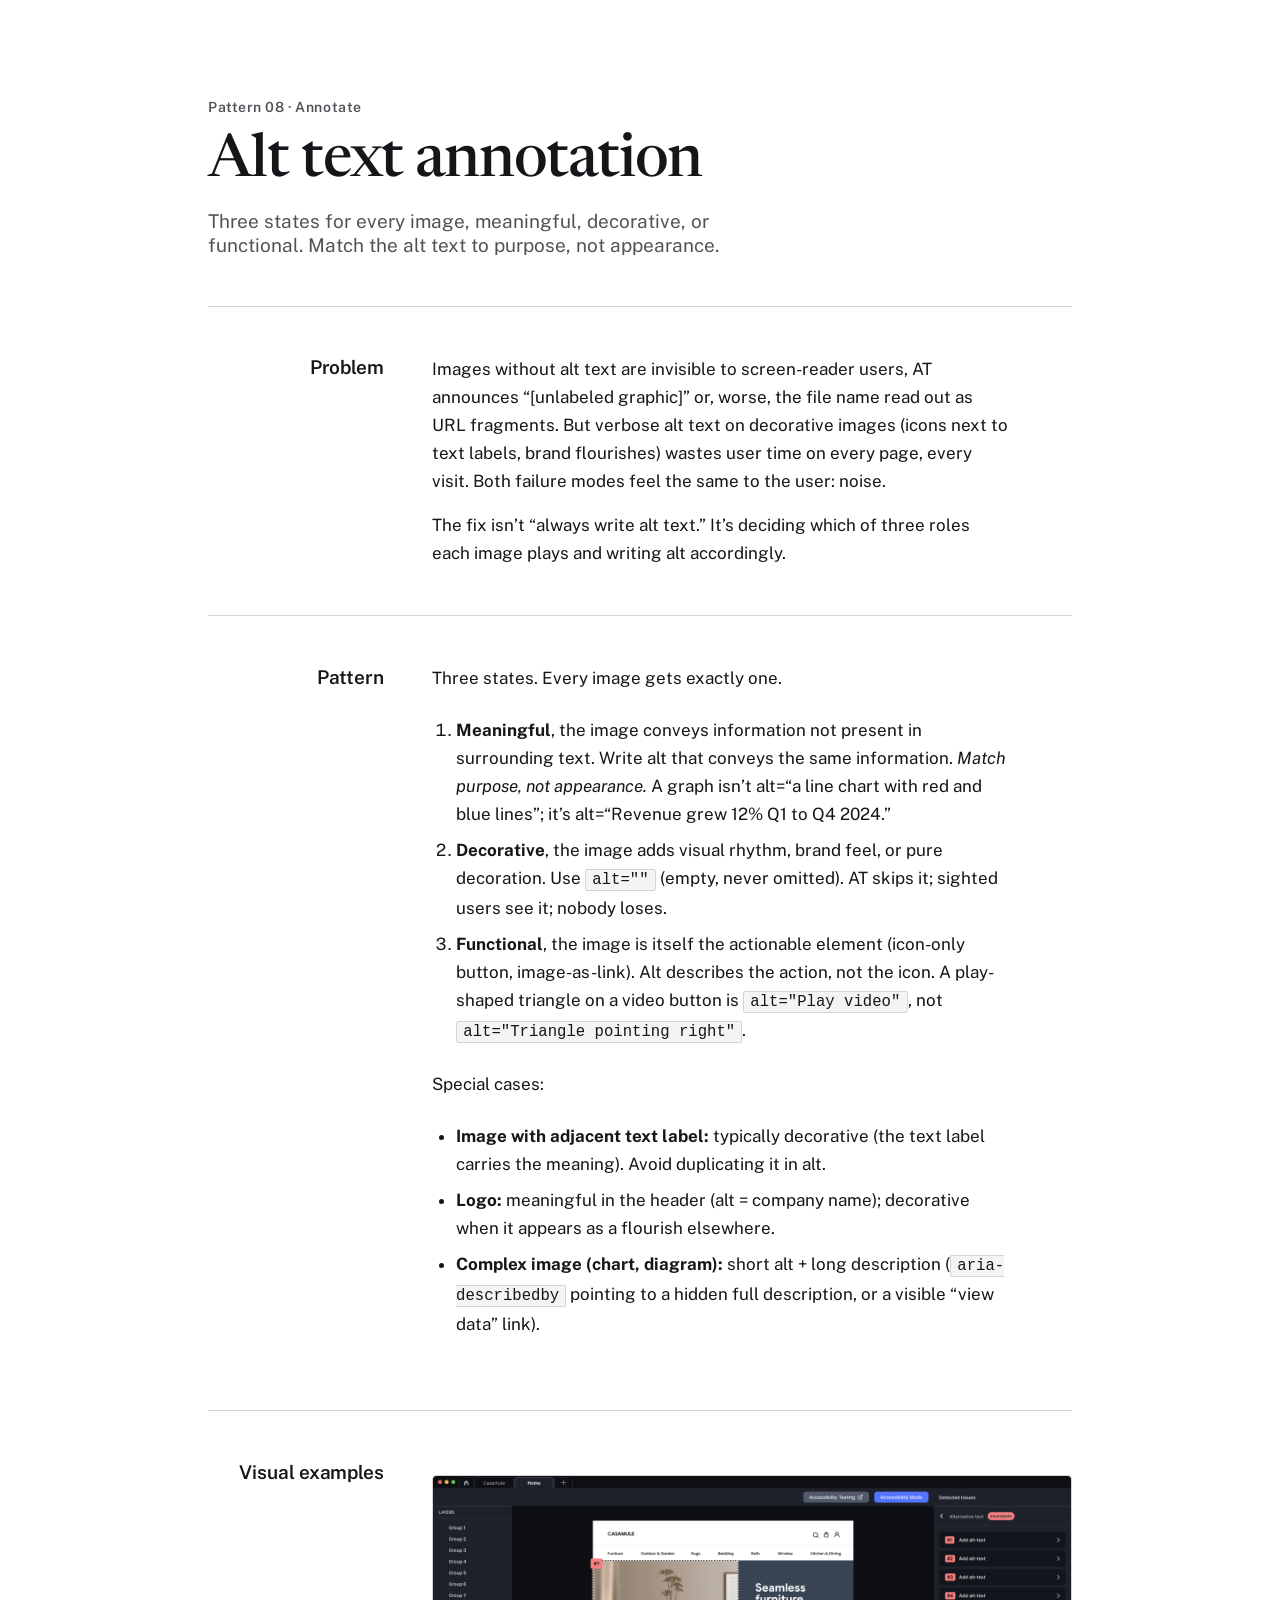
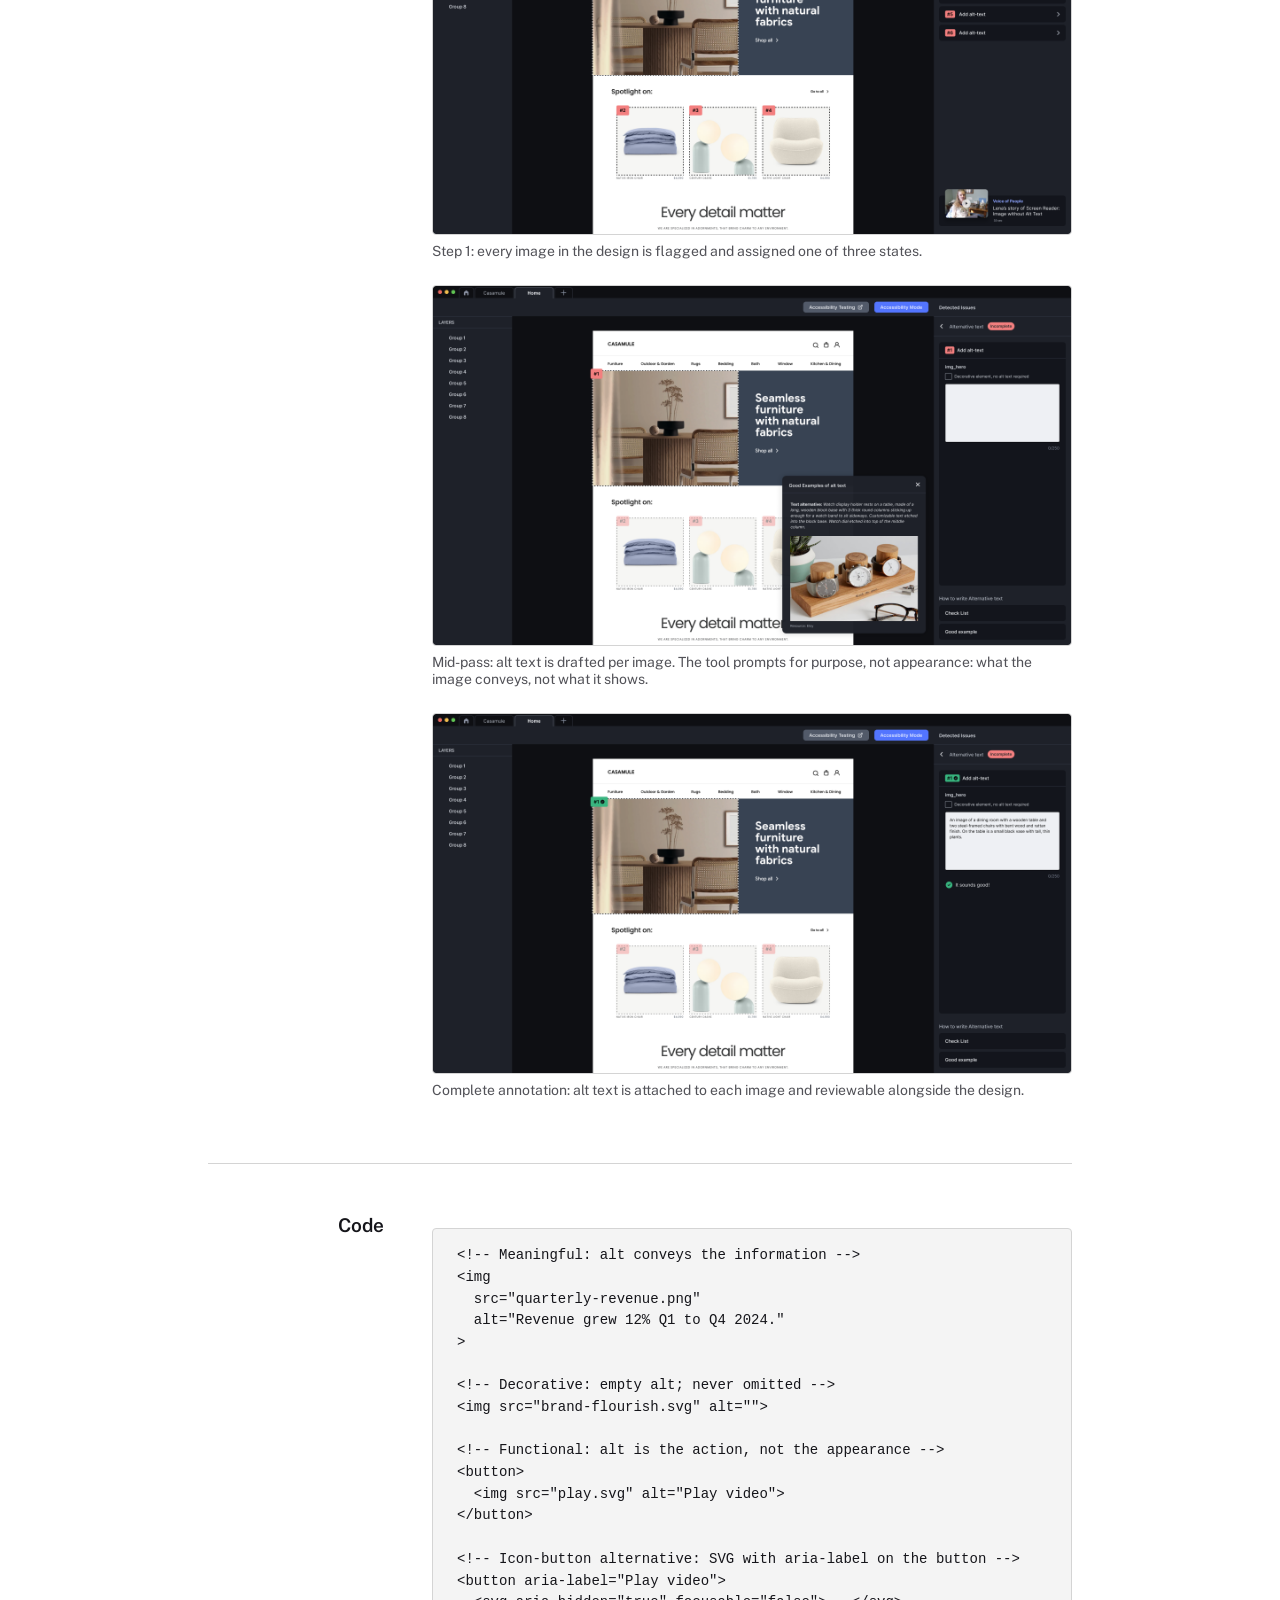
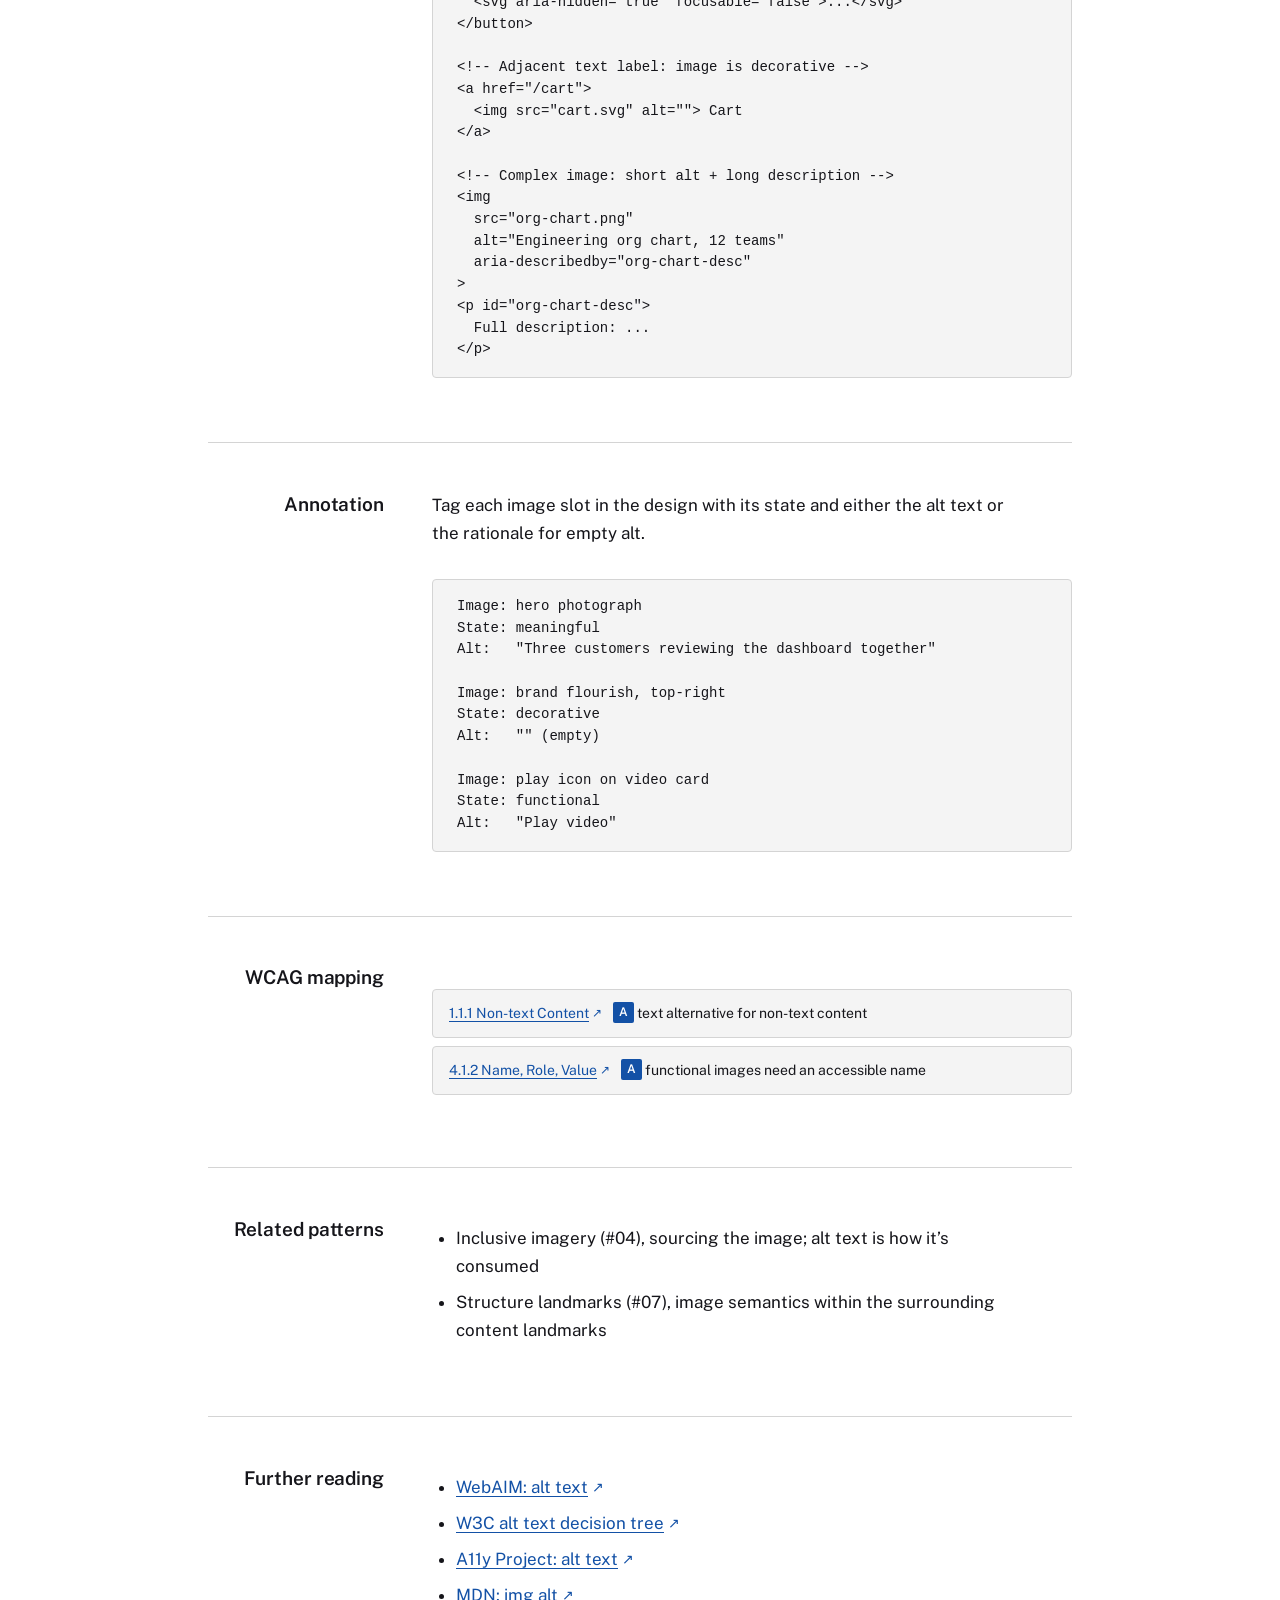
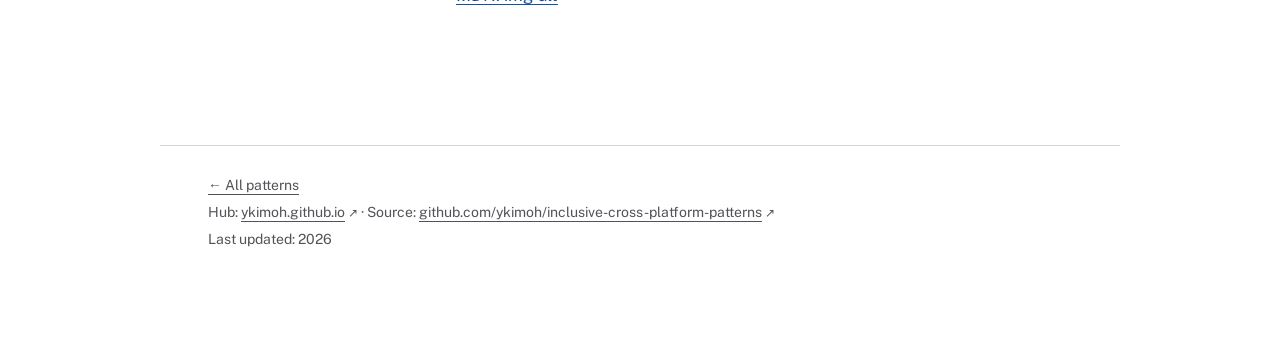
<file: patterns/alt-text/index.html>
<!DOCTYPE html>
<html lang="en">
<head>
  <meta charset="UTF-8">
  <meta name="viewport" content="width=device-width, initial-scale=1">
  <title>Alt text annotation, Inclusive Cross-Platform Patterns</title>
  <meta name="description" content="When to write alt text vs. mark an image decorative; how to write functional alt text for product imagery, icons, and decorative illustration.">
  <meta name="color-scheme" content="light dark">
  <link rel="preconnect" href="https://fonts.googleapis.com">
  <link rel="preconnect" href="https://fonts.gstatic.com" crossorigin>
  <link href="https://fonts.googleapis.com/css2?family=Newsreader:wght@400;500;600&family=Public+Sans:wght@400;500;600&display=swap" rel="stylesheet">
  <link rel="stylesheet" href="../../styles.css">
</head>
<body>
  <a class="skip-link" href="#main">Skip to main content</a>

  <header class="site-header">
    <p class="eyebrow">Pattern 08 &middot; Annotate</p>
    <h1>Alt text annotation</h1>
    <p class="subhead">Three states for every image, meaningful, decorative, or functional. Match the alt text to purpose, not appearance.</p>
  </header>

  <main id="main" tabindex="-1">
    <section aria-labelledby="problem-heading">
      <h2 id="problem-heading">Problem</h2>
      <p>Images without alt text are invisible to screen-reader users, AT announces &ldquo;[unlabeled graphic]&rdquo; or, worse, the file name read out as URL fragments. But verbose alt text on decorative images (icons next to text labels, brand flourishes) wastes user time on every page, every visit. Both failure modes feel the same to the user: noise.</p>
      <p>The fix isn&rsquo;t &ldquo;always write alt text.&rdquo; It&rsquo;s deciding which of three roles each image plays and writing alt accordingly.</p>
    </section>

    <section aria-labelledby="pattern-heading">
      <h2 id="pattern-heading">Pattern</h2>
      <p>Three states. Every image gets exactly one.</p>
      <ol>
        <li><strong>Meaningful</strong>, the image conveys information not present in surrounding text. Write alt that conveys the same information. <em>Match purpose, not appearance.</em> A graph isn&rsquo;t alt=&ldquo;a line chart with red and blue lines&rdquo;; it&rsquo;s alt=&ldquo;Revenue grew 12% Q1 to Q4 2024.&rdquo;</li>
        <li><strong>Decorative</strong>, the image adds visual rhythm, brand feel, or pure decoration. Use <code>alt=""</code> (empty, never omitted). AT skips it; sighted users see it; nobody loses.</li>
        <li><strong>Functional</strong>, the image is itself the actionable element (icon-only button, image-as-link). Alt describes the action, not the icon. A play-shaped triangle on a video button is <code>alt="Play video"</code>, not <code>alt="Triangle pointing right"</code>.</li>
      </ol>
      <p>Special cases:</p>
      <ul>
        <li><strong>Image with adjacent text label:</strong> typically decorative (the text label carries the meaning). Avoid duplicating it in alt.</li>
        <li><strong>Logo:</strong> meaningful in the header (alt = company name); decorative when it appears as a flourish elsewhere.</li>
        <li><strong>Complex image (chart, diagram):</strong> short alt + long description (<code>aria-describedby</code> pointing to a hidden full description, or a visible &ldquo;view data&rdquo; link).</li>
      </ul>
    </section>

    <section aria-labelledby="examples-heading">
      <h2 id="examples-heading">Visual examples</h2>
      <div class="example-stack">
        <figure class="example-figure">
          <img src="assets/alttext-1.png" alt="A design frame with images flagged for alt-text annotation, marked with the three states: meaningful, decorative, and functional.">
          <figcaption>Step 1: every image in the design is flagged and assigned one of three states.</figcaption>
        </figure>
        <figure class="example-figure">
          <img src="assets/alttext-3.png" alt="The annotation tool guiding alt-text drafting for a meaningful image, with a textarea for the description.">
          <figcaption>Mid-pass: alt text is drafted per image. The tool prompts for purpose, not appearance: what the image conveys, not what it shows.</figcaption>
        </figure>
        <figure class="example-figure">
          <img src="assets/alttext-5.png" alt="The completed annotation with each image&rsquo;s alt text shown next to the image, ready for engineering handoff.">
          <figcaption>Complete annotation: alt text is attached to each image and reviewable alongside the design.</figcaption>
        </figure>
      </div>
    </section>

    <section aria-labelledby="code-heading">
      <h2 id="code-heading">Code</h2>
      <pre><code>&lt;!-- Meaningful: alt conveys the information --&gt;
&lt;img
  src="quarterly-revenue.png"
  alt="Revenue grew 12% Q1 to Q4 2024."
&gt;

&lt;!-- Decorative: empty alt; never omitted --&gt;
&lt;img src="brand-flourish.svg" alt=""&gt;

&lt;!-- Functional: alt is the action, not the appearance --&gt;
&lt;button&gt;
  &lt;img src="play.svg" alt="Play video"&gt;
&lt;/button&gt;

&lt;!-- Icon-button alternative: SVG with aria-label on the button --&gt;
&lt;button aria-label="Play video"&gt;
  &lt;svg aria-hidden="true" focusable="false"&gt;...&lt;/svg&gt;
&lt;/button&gt;

&lt;!-- Adjacent text label: image is decorative --&gt;
&lt;a href="/cart"&gt;
  &lt;img src="cart.svg" alt=""&gt; Cart
&lt;/a&gt;

&lt;!-- Complex image: short alt + long description --&gt;
&lt;img
  src="org-chart.png"
  alt="Engineering org chart, 12 teams"
  aria-describedby="org-chart-desc"
&gt;
&lt;p id="org-chart-desc"&gt;
  Full description: ...
&lt;/p&gt;</code></pre>
    </section>

    <section aria-labelledby="annotation-heading">
      <h2 id="annotation-heading">Annotation</h2>
      <p>Tag each image slot in the design with its state and either the alt text or the rationale for empty alt.</p>
      <pre><code>Image: hero photograph
State: meaningful
Alt:   "Three customers reviewing the dashboard together"

Image: brand flourish, top-right
State: decorative
Alt:   "" (empty)

Image: play icon on video card
State: functional
Alt:   "Play video"</code></pre>
    </section>

    <section aria-labelledby="wcag-heading">
      <h2 id="wcag-heading">WCAG mapping</h2>
      <ul class="criteria-list">
        <li>
          <a href="https://www.w3.org/WAI/WCAG21/Understanding/non-text-content.html" target="_blank" rel="noopener noreferrer">1.1.1 Non-text Content<span class="sr-only"> (opens in new tab)</span></a>
          <span class="level">A</span>
         text alternative for non-text content
        </li>
        <li>
          <a href="https://www.w3.org/WAI/WCAG21/Understanding/name-role-value.html" target="_blank" rel="noopener noreferrer">4.1.2 Name, Role, Value<span class="sr-only"> (opens in new tab)</span></a>
          <span class="level">A</span>
         functional images need an accessible name
        </li>
      </ul>
    </section>

    <section aria-labelledby="related-heading">
      <h2 id="related-heading">Related patterns</h2>
      <ul>
        <li>Inclusive imagery (#04), sourcing the image; alt text is how it&rsquo;s consumed</li>
        <li>Structure landmarks (#07), image semantics within the surrounding content landmarks</li>
      </ul>
    </section>

    <section aria-labelledby="reading-heading">
      <h2 id="reading-heading">Further reading</h2>
      <ul>
        <li><a href="https://webaim.org/techniques/alttext/" target="_blank" rel="noopener noreferrer">WebAIM: alt text<span class="sr-only"> (opens in new tab)</span></a></li>
        <li><a href="https://www.w3.org/WAI/tutorials/images/decision-tree/" target="_blank" rel="noopener noreferrer">W3C alt text decision tree<span class="sr-only"> (opens in new tab)</span></a></li>
        <li><a href="https://www.a11yproject.com/posts/alt-text/" target="_blank" rel="noopener noreferrer">A11y Project: alt text<span class="sr-only"> (opens in new tab)</span></a></li>
        <li><a href="https://developer.mozilla.org/en-US/docs/Web/HTML/Element/img#authoring_meaningful_alternate_descriptions" target="_blank" rel="noopener noreferrer">MDN: img alt<span class="sr-only"> (opens in new tab)</span></a></li>
      </ul>
    </section>
  </main>

  <footer class="site-footer">
    <p><a href="../../">&larr; All patterns</a></p>
    <p>Hub: <a href="https://ykimoh.github.io" target="_blank" rel="noopener noreferrer">ykimoh.github.io<span class="sr-only"> (opens in new tab)</span></a> &middot; Source: <a href="https://github.com/ykimoh/inclusive-cross-platform-patterns" target="_blank" rel="noopener noreferrer">github.com/ykimoh/inclusive-cross-platform-patterns<span class="sr-only"> (opens in new tab)</span></a></p>
    <p>Last updated: 2026</p>
  </footer>
</body>
</html>
</file>
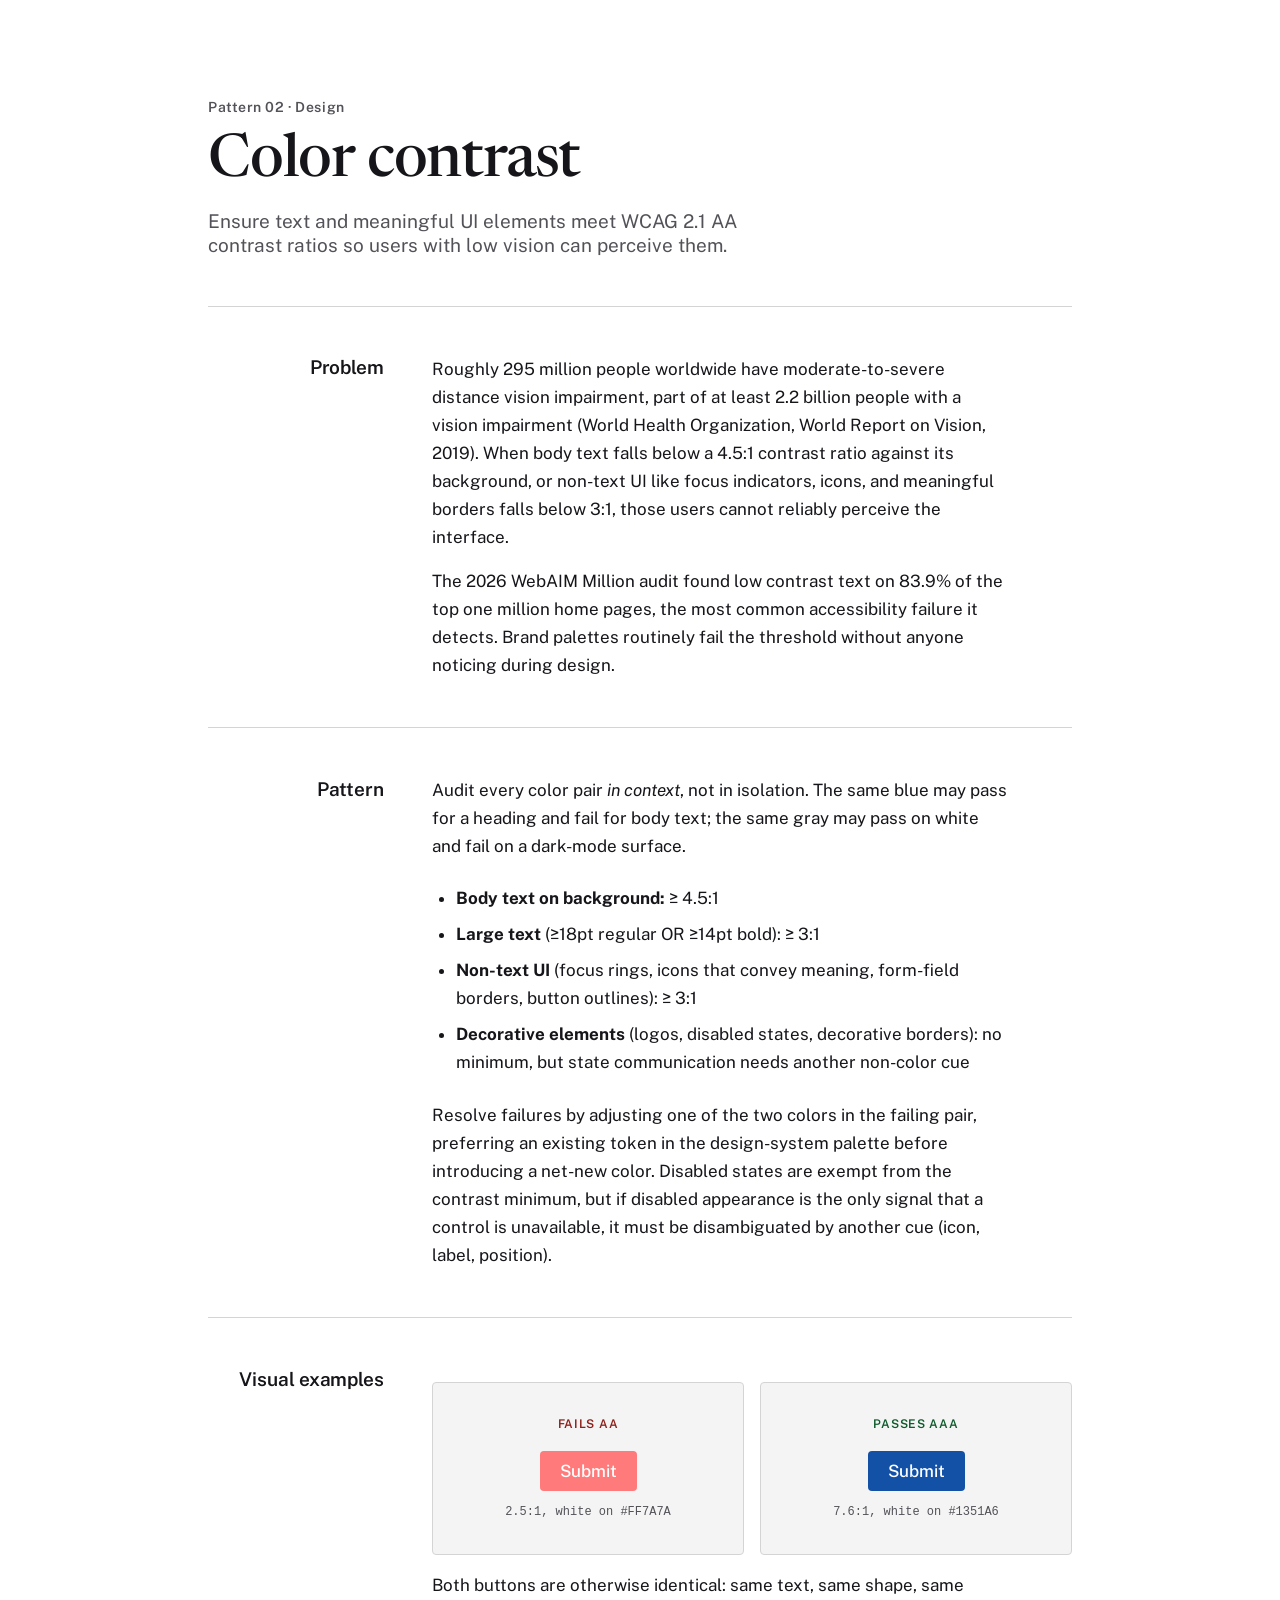
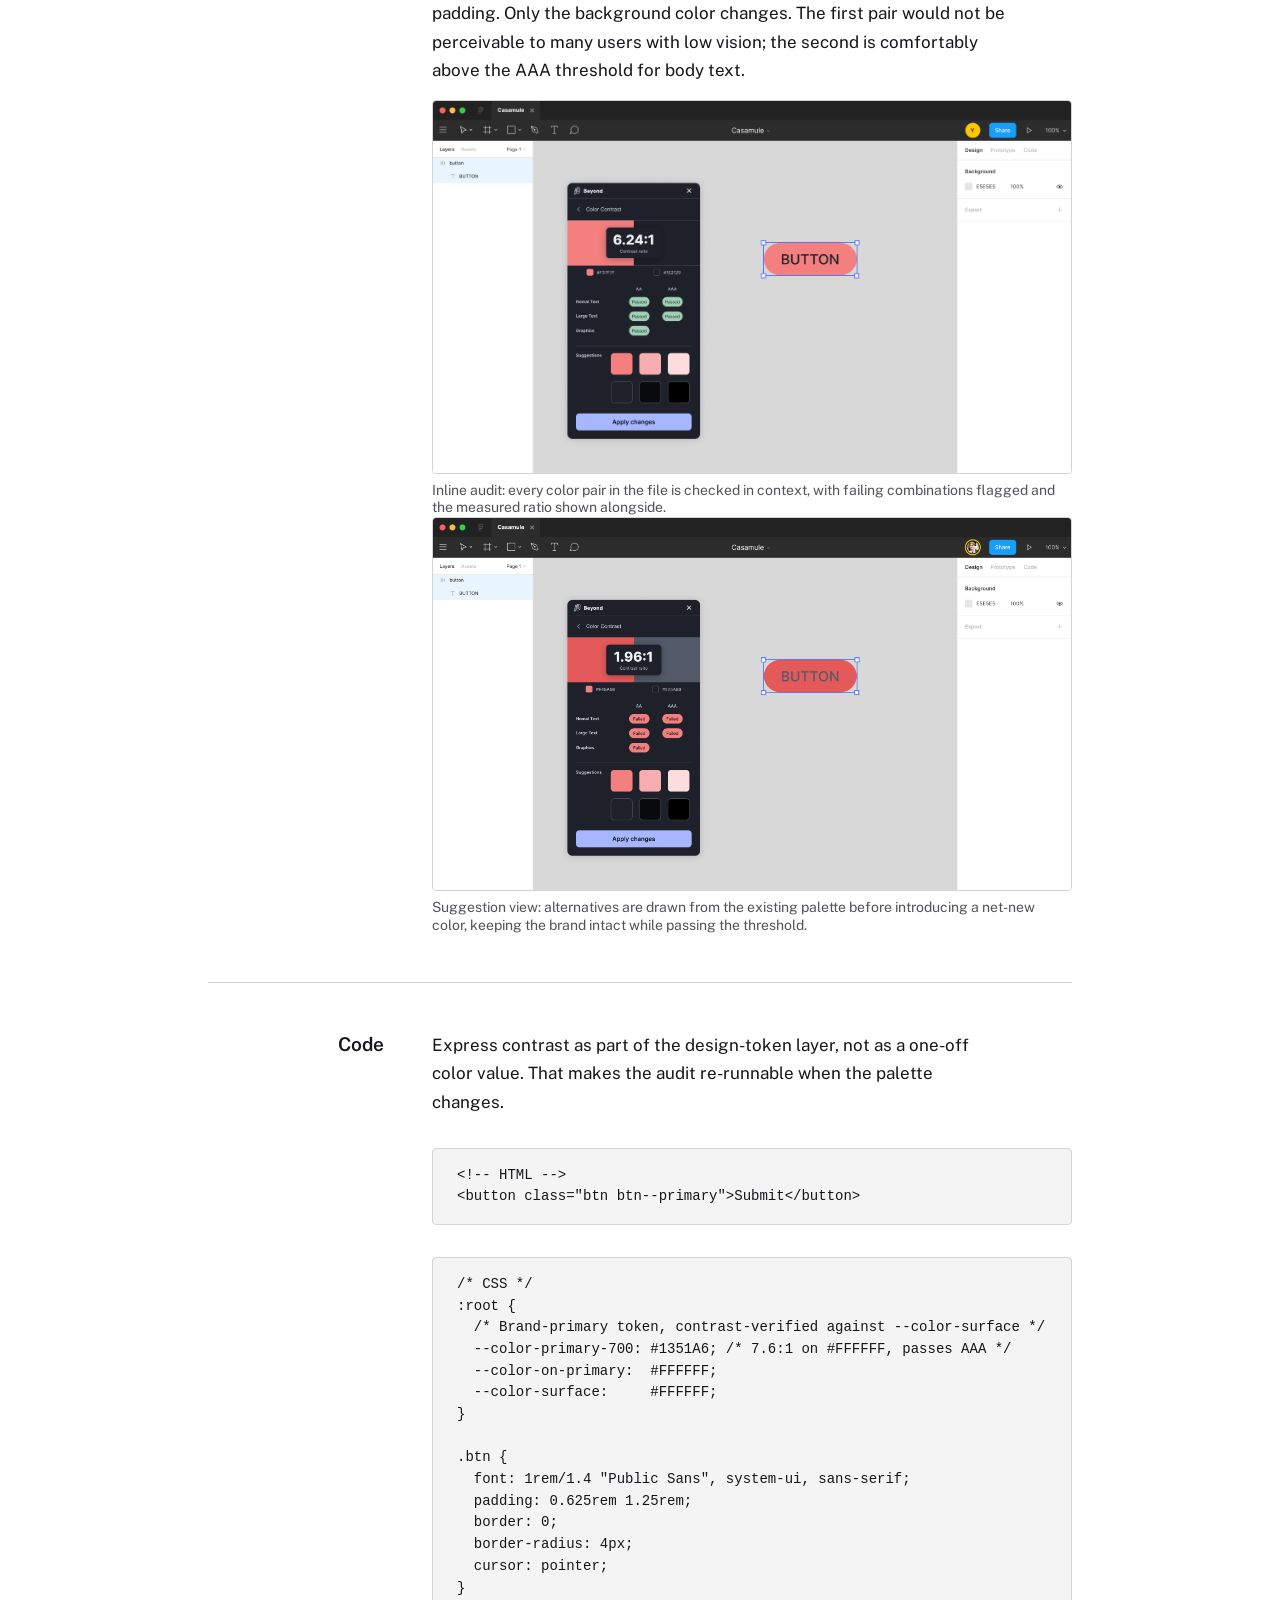
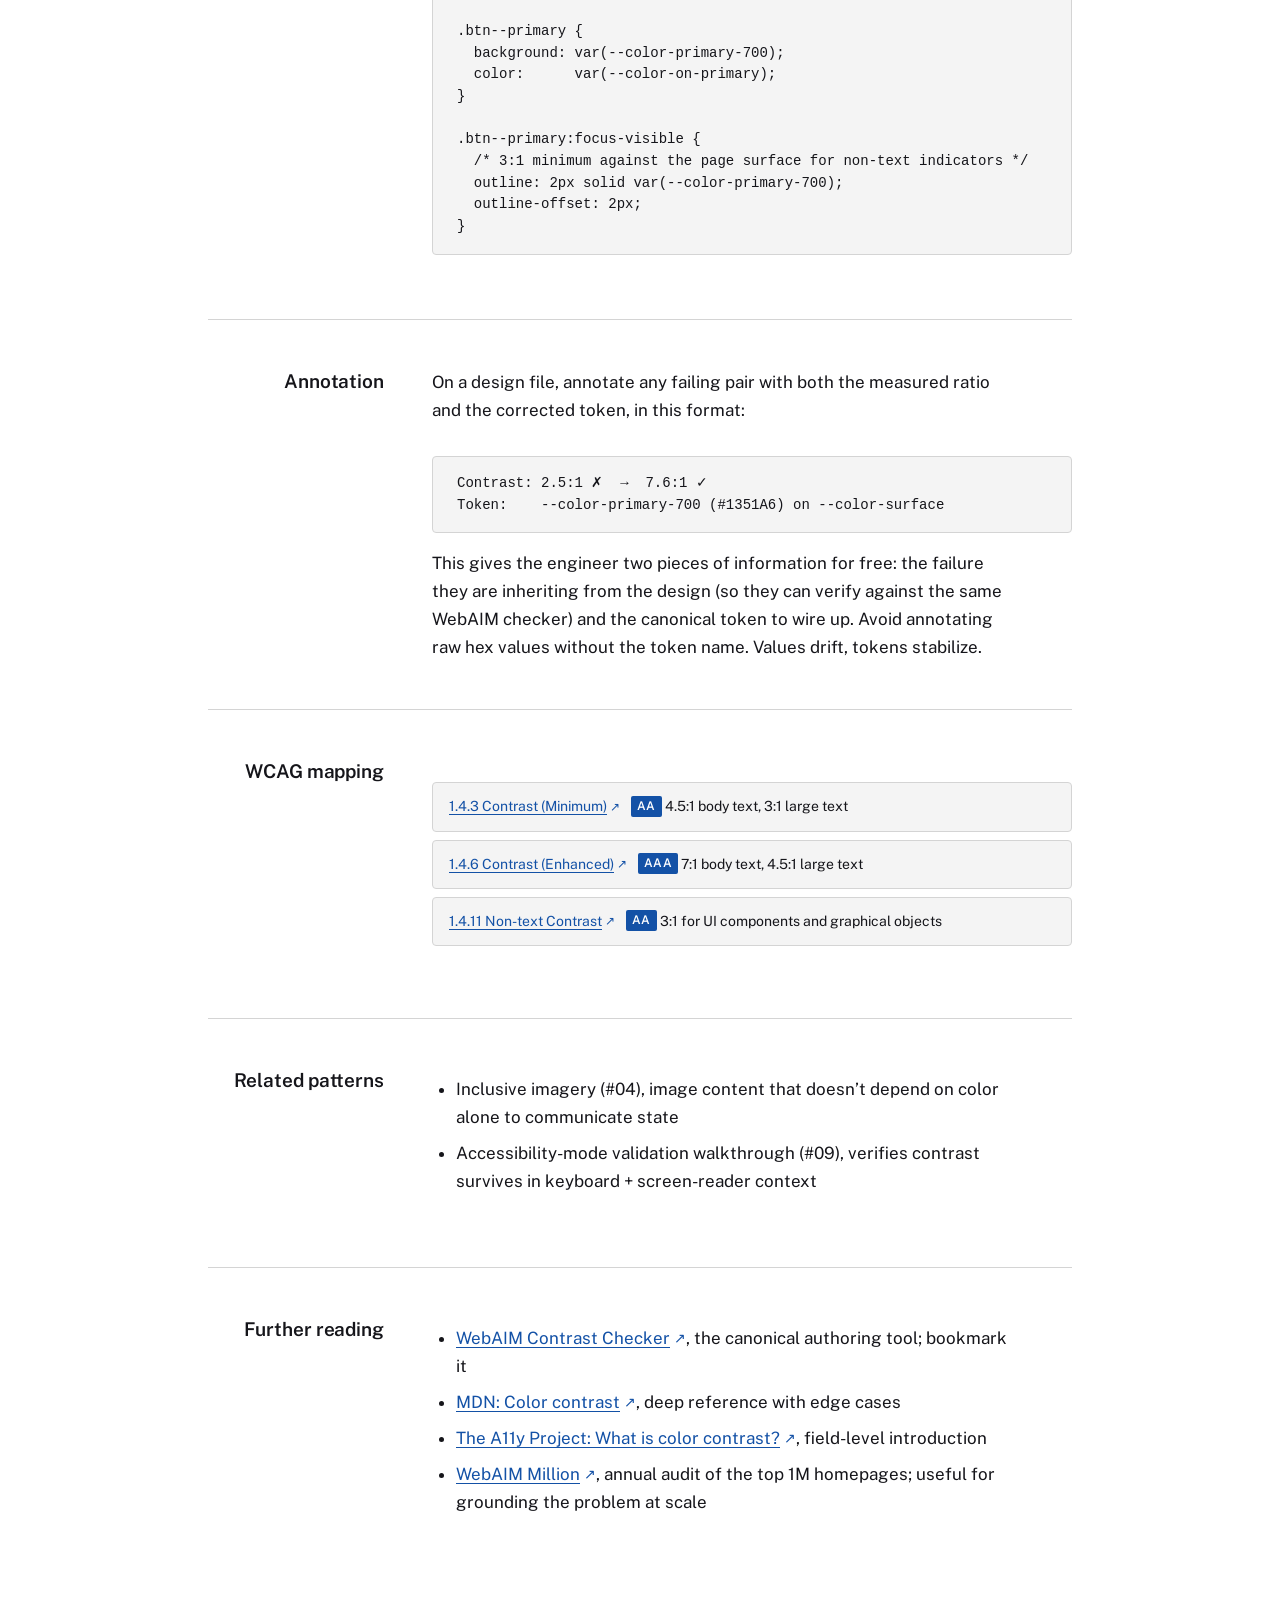
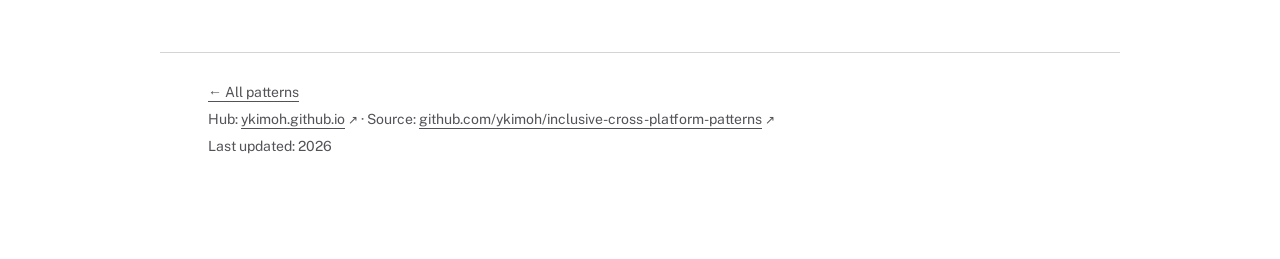
<file: patterns/color-contrast/index.html>
<!DOCTYPE html>
<html lang="en">
<head>
  <meta charset="UTF-8">
  <meta name="viewport" content="width=device-width, initial-scale=1">
  <title>Color contrast, Inclusive Cross-Platform Patterns</title>
  <meta name="description" content="Ensure text and meaningful UI elements meet WCAG 2.1 AA contrast ratios so users with low vision can perceive them. Pattern with code, annotations, and WCAG mapping.">
  <meta name="color-scheme" content="light dark">
  <link rel="preconnect" href="https://fonts.googleapis.com">
  <link rel="preconnect" href="https://fonts.gstatic.com" crossorigin>
  <link href="https://fonts.googleapis.com/css2?family=Newsreader:wght@400;500;600&family=Public+Sans:wght@400;500;600&display=swap" rel="stylesheet">
  <link rel="stylesheet" href="../../styles.css">
</head>
<body>
  <a class="skip-link" href="#main">Skip to main content</a>

  <header class="site-header">
    <p class="eyebrow">Pattern 02 &middot; Design</p>
    <h1>Color contrast</h1>
    <p class="subhead">Ensure text and meaningful UI elements meet WCAG 2.1 AA contrast ratios so users with low vision can perceive them.</p>
  </header>

  <main id="main" tabindex="-1">
    <section aria-labelledby="problem-heading">
      <h2 id="problem-heading">Problem</h2>
      <p>Roughly 295 million people worldwide have moderate-to-severe distance vision impairment, part of at least 2.2 billion people with a vision impairment (World Health Organization, World Report on Vision, 2019). When body text falls below a 4.5:1 contrast ratio against its background, or non-text UI like focus indicators, icons, and meaningful borders falls below 3:1, those users cannot reliably perceive the interface.</p>
      <p>The 2026 WebAIM Million audit found low contrast text on 83.9% of the top one million home pages, the most common accessibility failure it detects. Brand palettes routinely fail the threshold without anyone noticing during design.</p>
    </section>

    <section aria-labelledby="pattern-heading">
      <h2 id="pattern-heading">Pattern</h2>
      <p>Audit every color pair <em>in context</em>, not in isolation. The same blue may pass for a heading and fail for body text; the same gray may pass on white and fail on a dark-mode surface.</p>
      <ul>
        <li><strong>Body text on background:</strong> &ge; 4.5:1</li>
        <li><strong>Large text</strong> (&ge;18pt regular OR &ge;14pt bold): &ge; 3:1</li>
        <li><strong>Non-text UI</strong> (focus rings, icons that convey meaning, form-field borders, button outlines): &ge; 3:1</li>
        <li><strong>Decorative elements</strong> (logos, disabled states, decorative borders): no minimum, but state communication needs another non-color cue</li>
      </ul>
      <p>Resolve failures by adjusting one of the two colors in the failing pair, preferring an existing token in the design-system palette before introducing a net-new color. Disabled states are exempt from the contrast minimum, but if disabled appearance is the only signal that a control is unavailable, it must be disambiguated by another cue (icon, label, position).</p>
    </section>

    <section aria-labelledby="examples-heading">
      <h2 id="examples-heading">Visual examples</h2>
      <div class="demo-row">
        <div class="demo-tile demo-fail">
          <span class="demo-label">Fails AA</span>
          <button type="button" class="btn-demo btn-fail" aria-label="Submit, demonstration of failing color contrast" tabindex="-1">Submit</button>
          <span class="demo-ratio">2.5:1, white on <code>#FF7A7A</code></span>
        </div>
        <div class="demo-tile demo-pass">
          <span class="demo-label">Passes AAA</span>
          <button type="button" class="btn-demo btn-pass" aria-label="Submit, demonstration of passing color contrast" tabindex="-1">Submit</button>
          <span class="demo-ratio">7.6:1, white on <code>#1351A6</code></span>
        </div>
      </div>
      <p>Both buttons are otherwise identical: same text, same shape, same padding. Only the background color changes. The first pair would not be perceivable to many users with low vision; the second is comfortably above the AAA threshold for body text.</p>
      <figure class="example-figure">
        <img src="assets/audit-panel-1.png" alt="An in-design color-contrast audit panel listing color pairs in the file with their measured ratios, flagging failing combinations against WCAG 2.1 AA.">
        <figcaption>Inline audit: every color pair in the file is checked in context, with failing combinations flagged and the measured ratio shown alongside.</figcaption>
      </figure>
      <figure class="example-figure">
        <img src="assets/audit-panel-2.png" alt="The audit panel&rsquo;s suggestion view, surfacing accessible alternatives drawn from the existing design-system palette to resolve a failing pair.">
        <figcaption>Suggestion view: alternatives are drawn from the existing palette before introducing a net-new color, keeping the brand intact while passing the threshold.</figcaption>
      </figure>
    </section>

    <section aria-labelledby="code-heading">
      <h2 id="code-heading">Code</h2>
      <p>Express contrast as part of the design-token layer, not as a one-off color value. That makes the audit re-runnable when the palette changes.</p>
      <pre><code>&lt;!-- HTML --&gt;
&lt;button class="btn btn--primary"&gt;Submit&lt;/button&gt;</code></pre>
      <pre><code>/* CSS */
:root {
  /* Brand-primary token, contrast-verified against --color-surface */
  --color-primary-700: #1351A6; /* 7.6:1 on #FFFFFF, passes AAA */
  --color-on-primary:  #FFFFFF;
  --color-surface:     #FFFFFF;
}

.btn {
  font: 1rem/1.4 "Public Sans", system-ui, sans-serif;
  padding: 0.625rem 1.25rem;
  border: 0;
  border-radius: 4px;
  cursor: pointer;
}

.btn--primary {
  background: var(--color-primary-700);
  color:      var(--color-on-primary);
}

.btn--primary:focus-visible {
  /* 3:1 minimum against the page surface for non-text indicators */
  outline: 2px solid var(--color-primary-700);
  outline-offset: 2px;
}</code></pre>
    </section>

    <section aria-labelledby="annotation-heading">
      <h2 id="annotation-heading">Annotation</h2>
      <p>On a design file, annotate any failing pair with both the measured ratio and the corrected token, in this format:</p>
      <pre><code>Contrast: 2.5:1 ✗  →  7.6:1 ✓
Token:    --color-primary-700 (#1351A6) on --color-surface</code></pre>
      <p>This gives the engineer two pieces of information for free: the failure they are inheriting from the design (so they can verify against the same WebAIM checker) and the canonical token to wire up. Avoid annotating raw hex values without the token name. Values drift, tokens stabilize.</p>
    </section>

    <section aria-labelledby="wcag-heading">
      <h2 id="wcag-heading">WCAG mapping</h2>
      <ul class="criteria-list">
        <li>
          <a href="https://www.w3.org/WAI/WCAG21/Understanding/contrast-minimum.html" target="_blank" rel="noopener noreferrer">1.4.3 Contrast (Minimum)<span class="sr-only"> (opens in new tab)</span></a>
          <span class="level">AA</span>
         4.5:1 body text, 3:1 large text
        </li>
        <li>
          <a href="https://www.w3.org/WAI/WCAG21/Understanding/contrast-enhanced.html" target="_blank" rel="noopener noreferrer">1.4.6 Contrast (Enhanced)<span class="sr-only"> (opens in new tab)</span></a>
          <span class="level">AAA</span>
         7:1 body text, 4.5:1 large text
        </li>
        <li>
          <a href="https://www.w3.org/WAI/WCAG21/Understanding/non-text-contrast.html" target="_blank" rel="noopener noreferrer">1.4.11 Non-text Contrast<span class="sr-only"> (opens in new tab)</span></a>
          <span class="level">AA</span>
         3:1 for UI components and graphical objects
        </li>
      </ul>
    </section>

    <section aria-labelledby="related-heading">
      <h2 id="related-heading">Related patterns</h2>
      <ul>
        <li>Inclusive imagery (#04), image content that doesn&rsquo;t depend on color alone to communicate state</li>
        <li>Accessibility-mode validation walkthrough (#09), verifies contrast survives in keyboard + screen-reader context</li>
      </ul>
    </section>

    <section aria-labelledby="reading-heading">
      <h2 id="reading-heading">Further reading</h2>
      <ul>
        <li><a href="https://webaim.org/resources/contrastchecker/" target="_blank" rel="noopener noreferrer">WebAIM Contrast Checker<span class="sr-only"> (opens in new tab)</span></a>, the canonical authoring tool; bookmark it</li>
        <li><a href="https://developer.mozilla.org/en-US/docs/Web/Accessibility/Understanding_WCAG/Perceivable/Color_contrast" target="_blank" rel="noopener noreferrer">MDN: Color contrast<span class="sr-only"> (opens in new tab)</span></a>, deep reference with edge cases</li>
        <li><a href="https://www.a11yproject.com/posts/what-is-color-contrast/" target="_blank" rel="noopener noreferrer">The A11y Project: What is color contrast?<span class="sr-only"> (opens in new tab)</span></a>, field-level introduction</li>
        <li><a href="https://webaim.org/projects/million/" target="_blank" rel="noopener noreferrer">WebAIM Million<span class="sr-only"> (opens in new tab)</span></a>, annual audit of the top 1M homepages; useful for grounding the problem at scale</li>
      </ul>
    </section>
  </main>

  <footer class="site-footer">
    <p><a href="../../">&larr; All patterns</a></p>
    <p>Hub: <a href="https://ykimoh.github.io" target="_blank" rel="noopener noreferrer">ykimoh.github.io<span class="sr-only"> (opens in new tab)</span></a> &middot; Source: <a href="https://github.com/ykimoh/inclusive-cross-platform-patterns" target="_blank" rel="noopener noreferrer">github.com/ykimoh/inclusive-cross-platform-patterns<span class="sr-only"> (opens in new tab)</span></a></p>
    <p>Last updated: 2026</p>
  </footer>
</body>
</html>
</file>
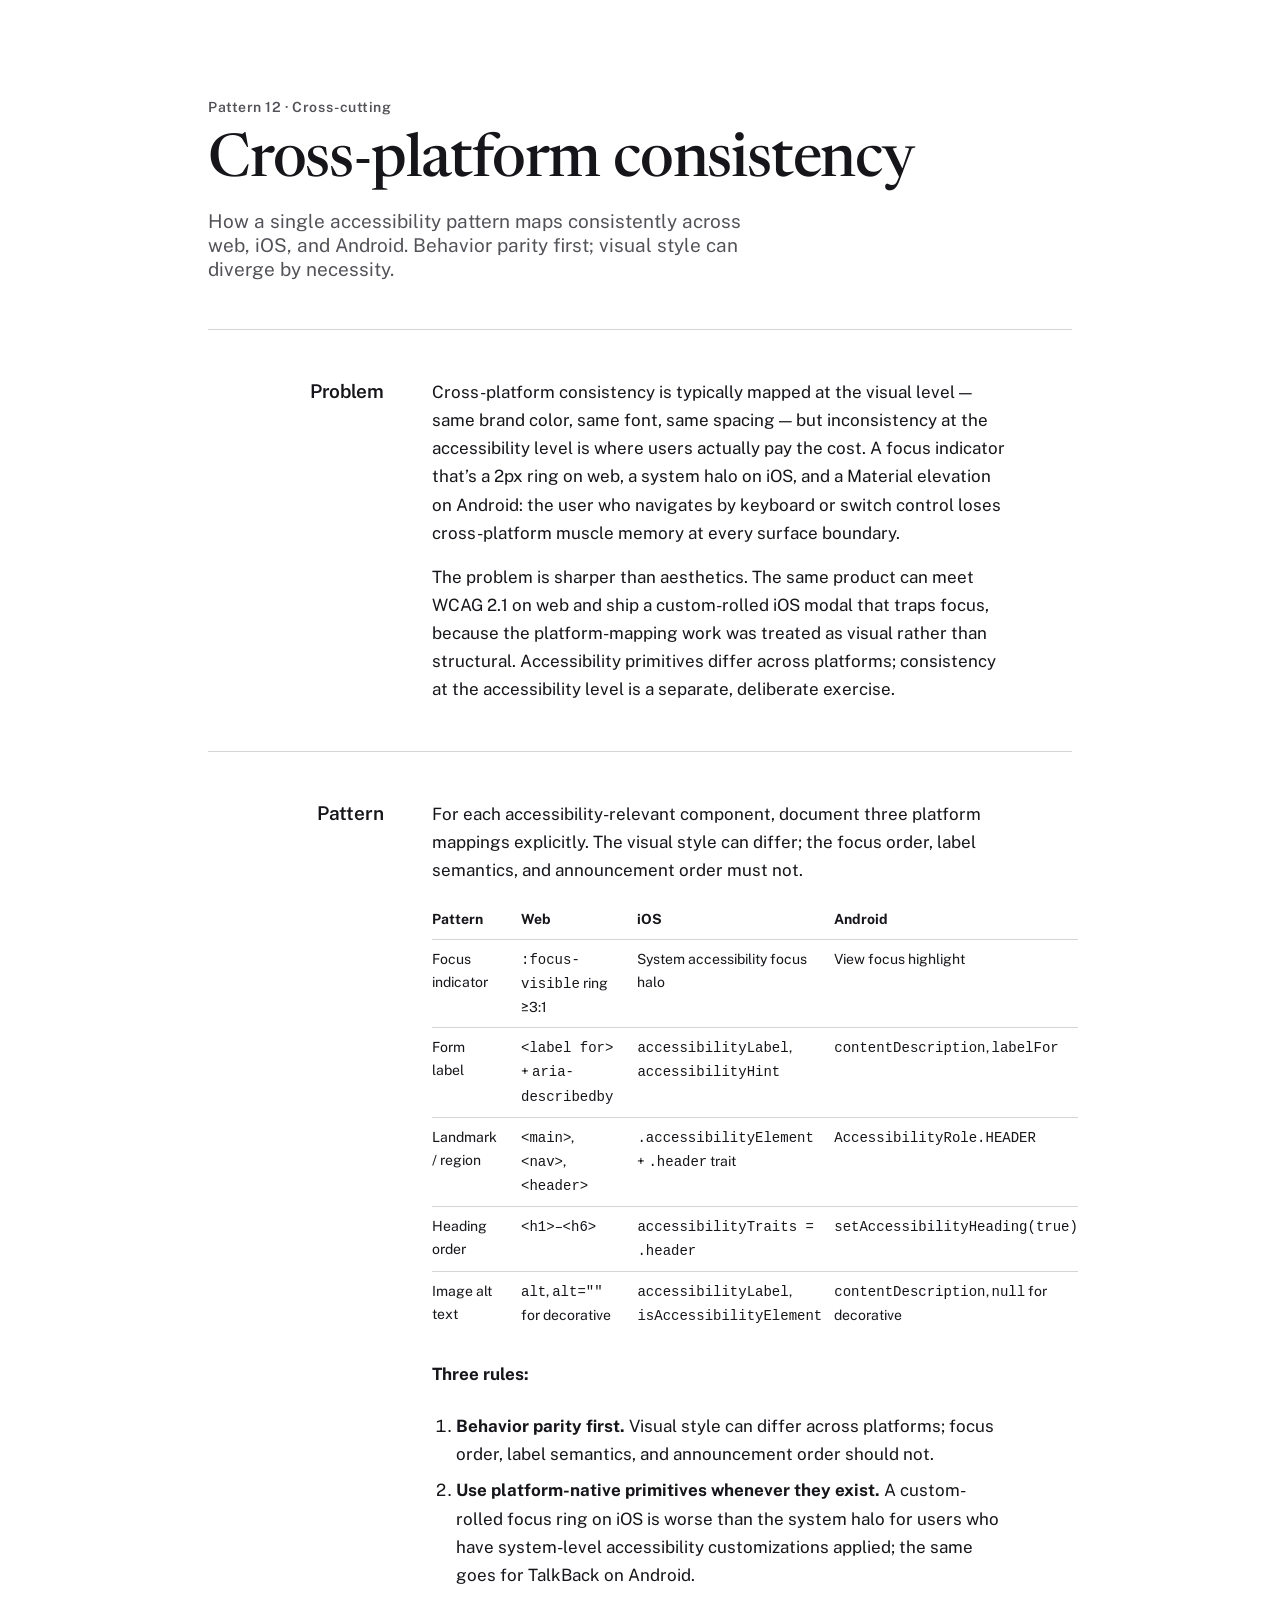
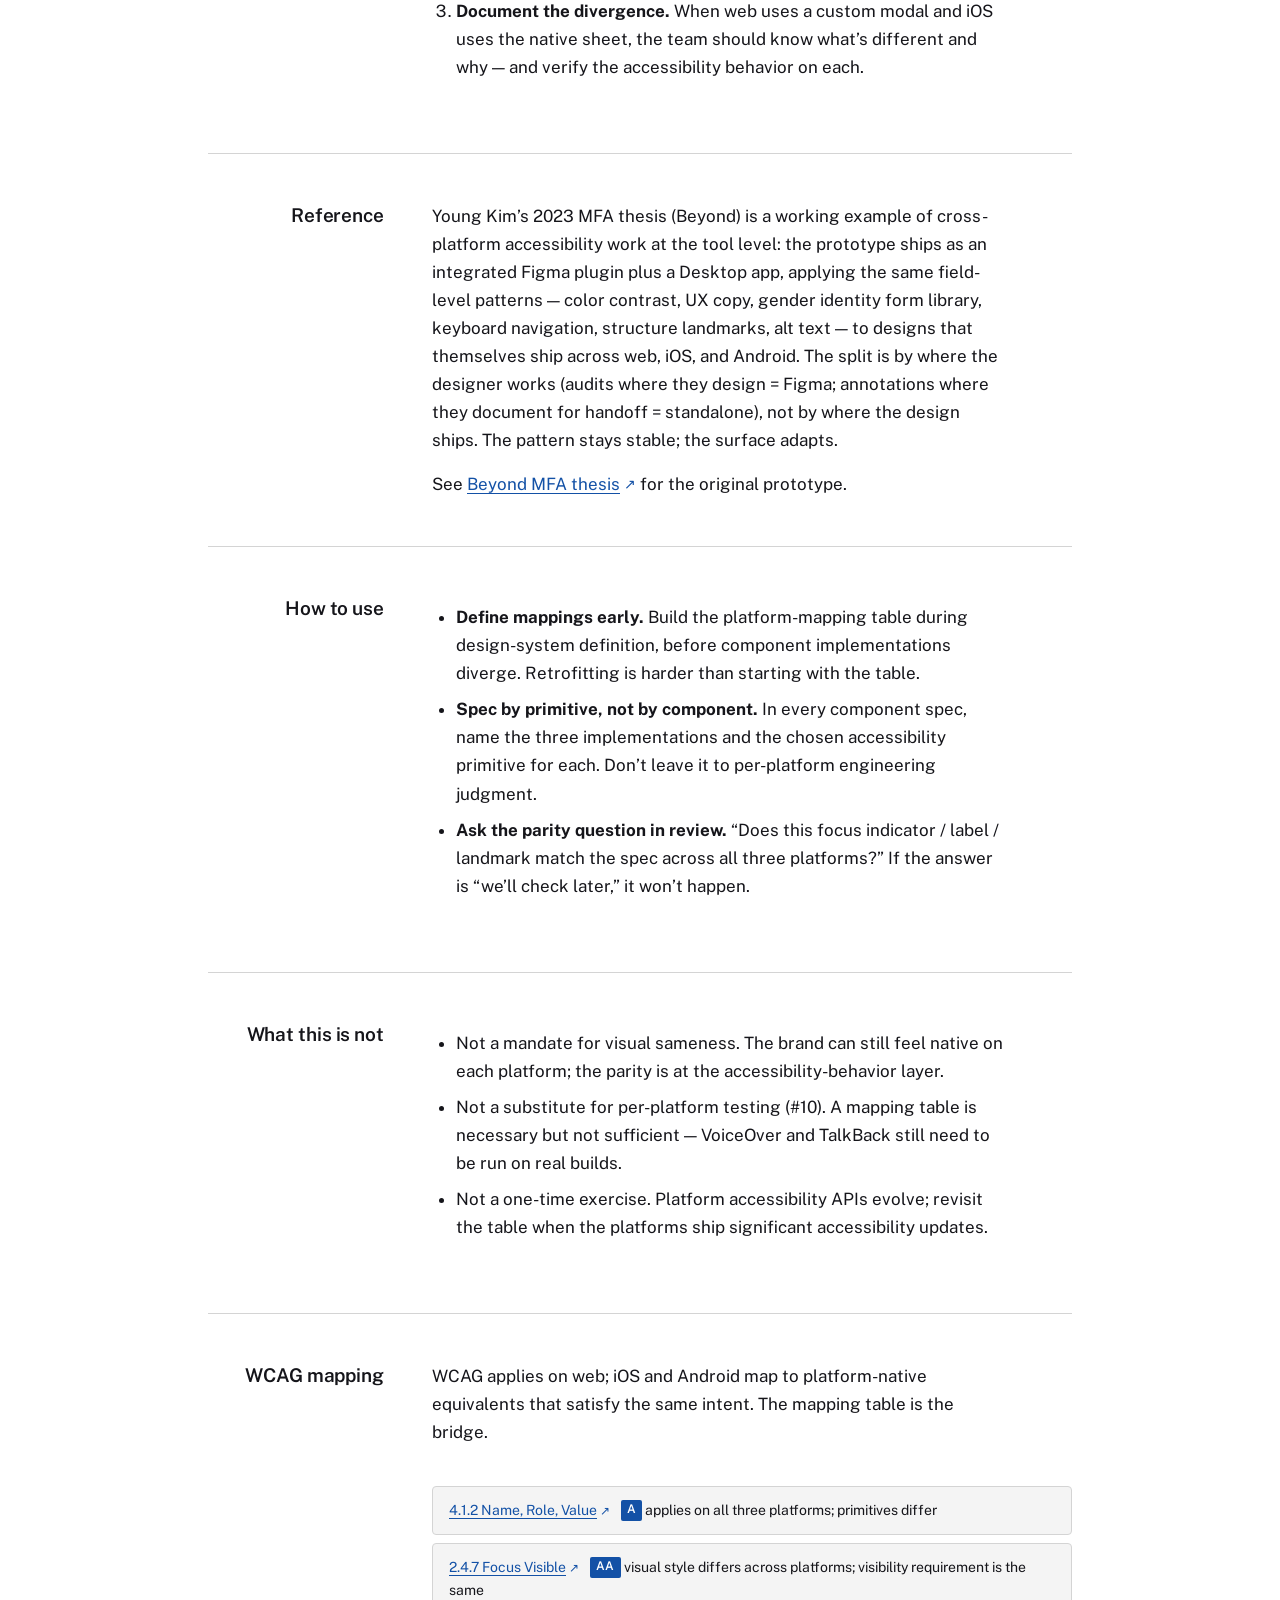
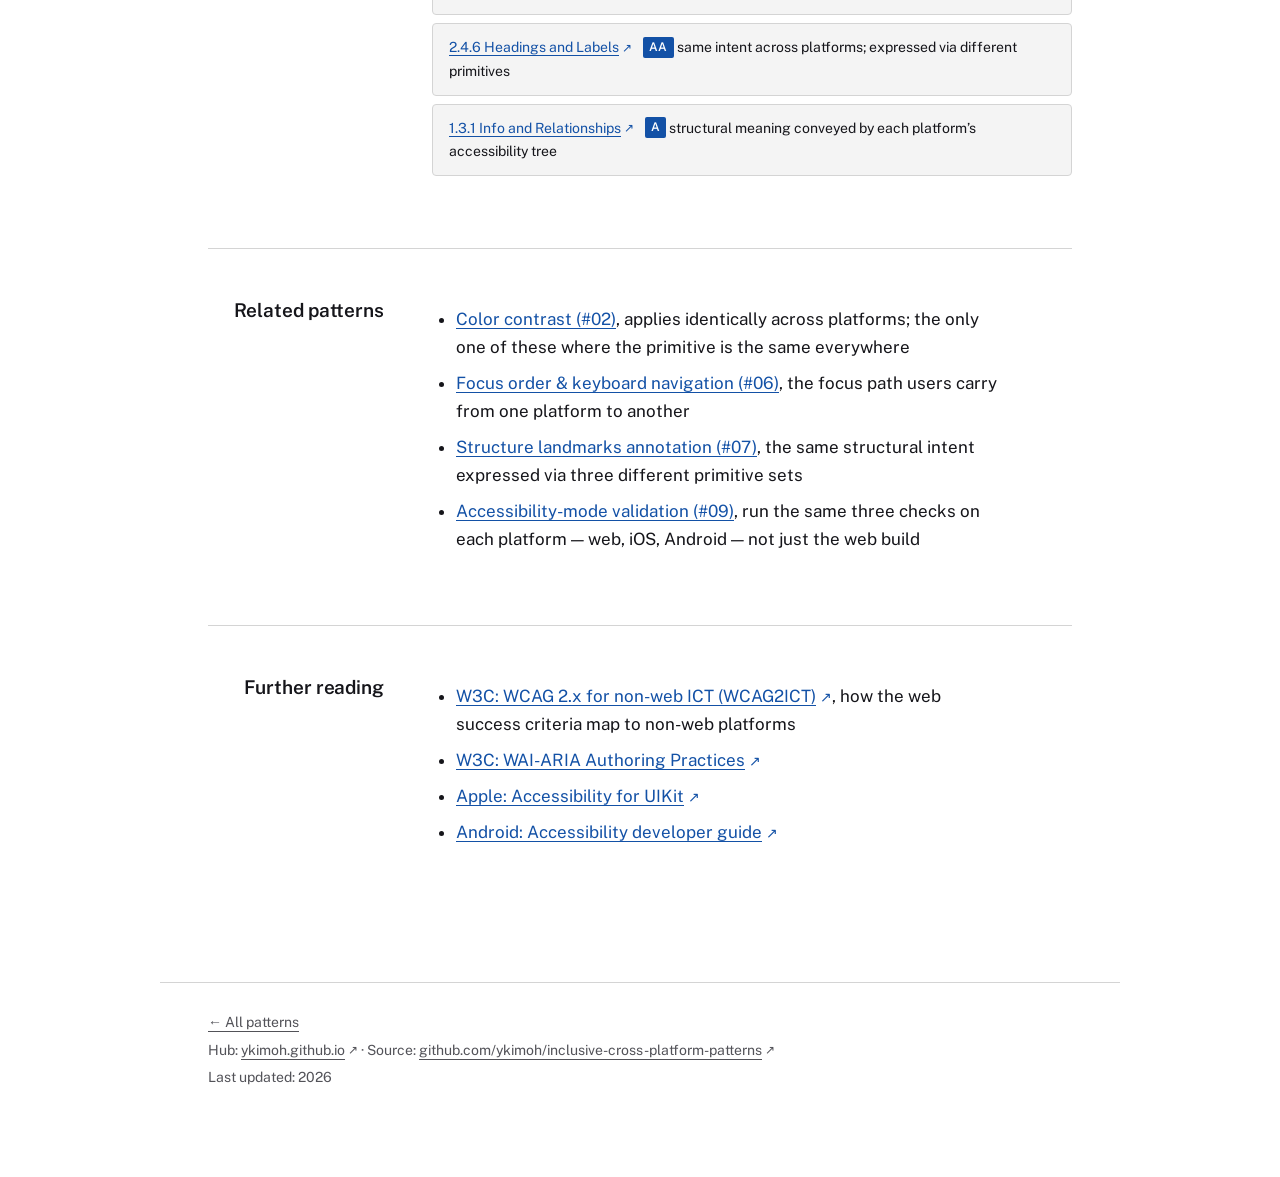
<file: patterns/cross-platform-consistency/index.html>
<!DOCTYPE html>
<html lang="en">
<head>
  <meta charset="UTF-8">
  <meta name="viewport" content="width=device-width, initial-scale=1">
  <title>Cross-platform consistency, Inclusive Cross-Platform Patterns</title>
  <meta name="description" content="How a single accessibility pattern (focus indicator, form label, landmark structure) maps consistently across web, iOS, and Android. Behavior parity first; visual style can diverge.">
  <meta name="color-scheme" content="light dark">
  <link rel="preconnect" href="https://fonts.googleapis.com">
  <link rel="preconnect" href="https://fonts.gstatic.com" crossorigin>
  <link href="https://fonts.googleapis.com/css2?family=Newsreader:wght@400;500;600&family=Public+Sans:wght@400;500;600&display=swap" rel="stylesheet">
  <link rel="stylesheet" href="../../styles.css">
</head>
<body>
  <a class="skip-link" href="#main">Skip to main content</a>

  <header class="site-header">
    <p class="eyebrow">Pattern 12 &middot; Cross-cutting</p>
    <h1>Cross-platform consistency</h1>
    <p class="subhead">How a single accessibility pattern maps consistently across web, iOS, and Android. Behavior parity first; visual style can diverge by necessity.</p>
  </header>

  <main id="main" tabindex="-1">
    <section aria-labelledby="problem-heading">
      <h2 id="problem-heading">Problem</h2>
      <p>Cross-platform consistency is typically mapped at the visual level &mdash; same brand color, same font, same spacing &mdash; but inconsistency at the accessibility level is where users actually pay the cost. A focus indicator that&rsquo;s a 2px ring on web, a system halo on iOS, and a Material elevation on Android: the user who navigates by keyboard or switch control loses cross-platform muscle memory at every surface boundary.</p>
      <p>The problem is sharper than aesthetics. The same product can meet WCAG 2.1 on web and ship a custom-rolled iOS modal that traps focus, because the platform-mapping work was treated as visual rather than structural. Accessibility primitives differ across platforms; consistency at the accessibility level is a separate, deliberate exercise.</p>
    </section>

    <section aria-labelledby="pattern-heading">
      <h2 id="pattern-heading">Pattern</h2>
      <p>For each accessibility-relevant component, document three platform mappings explicitly. The visual style can differ; the focus order, label semantics, and announcement order must not.</p>

      <table style="width:100%; max-width: 36rem; margin: 0 0 var(--space-5); border-collapse: collapse; font-size: var(--scale-sm);">
        <thead>
          <tr style="border-bottom: 1px solid var(--rule);">
            <th style="text-align: left; padding: var(--space-2) var(--space-3) var(--space-2) 0;">Pattern</th>
            <th style="text-align: left; padding: var(--space-2) var(--space-3);">Web</th>
            <th style="text-align: left; padding: var(--space-2) var(--space-3);">iOS</th>
            <th style="text-align: left; padding: var(--space-2) 0;">Android</th>
          </tr>
        </thead>
        <tbody>
          <tr style="border-bottom: 1px solid var(--rule);">
            <td style="padding: var(--space-2) var(--space-3) var(--space-2) 0; vertical-align: top;">Focus indicator</td>
            <td style="padding: var(--space-2) var(--space-3); vertical-align: top;"><code>:focus-visible</code> ring &ge;3:1</td>
            <td style="padding: var(--space-2) var(--space-3); vertical-align: top;">System accessibility focus halo</td>
            <td style="padding: var(--space-2) 0; vertical-align: top;">View focus highlight</td>
          </tr>
          <tr style="border-bottom: 1px solid var(--rule);">
            <td style="padding: var(--space-2) var(--space-3) var(--space-2) 0; vertical-align: top;">Form label</td>
            <td style="padding: var(--space-2) var(--space-3); vertical-align: top;"><code>&lt;label for&gt;</code> + <code>aria-describedby</code></td>
            <td style="padding: var(--space-2) var(--space-3); vertical-align: top;"><code>accessibilityLabel</code>, <code>accessibilityHint</code></td>
            <td style="padding: var(--space-2) 0; vertical-align: top;"><code>contentDescription</code>, <code>labelFor</code></td>
          </tr>
          <tr style="border-bottom: 1px solid var(--rule);">
            <td style="padding: var(--space-2) var(--space-3) var(--space-2) 0; vertical-align: top;">Landmark / region</td>
            <td style="padding: var(--space-2) var(--space-3); vertical-align: top;"><code>&lt;main&gt;</code>, <code>&lt;nav&gt;</code>, <code>&lt;header&gt;</code></td>
            <td style="padding: var(--space-2) var(--space-3); vertical-align: top;"><code>.accessibilityElement</code> + <code>.header</code> trait</td>
            <td style="padding: var(--space-2) 0; vertical-align: top;"><code>AccessibilityRole.HEADER</code></td>
          </tr>
          <tr style="border-bottom: 1px solid var(--rule);">
            <td style="padding: var(--space-2) var(--space-3) var(--space-2) 0; vertical-align: top;">Heading order</td>
            <td style="padding: var(--space-2) var(--space-3); vertical-align: top;"><code>&lt;h1&gt;</code>&ndash;<code>&lt;h6&gt;</code></td>
            <td style="padding: var(--space-2) var(--space-3); vertical-align: top;"><code>accessibilityTraits = .header</code></td>
            <td style="padding: var(--space-2) 0; vertical-align: top;"><code>setAccessibilityHeading(true)</code></td>
          </tr>
          <tr>
            <td style="padding: var(--space-2) var(--space-3) var(--space-2) 0; vertical-align: top;">Image alt text</td>
            <td style="padding: var(--space-2) var(--space-3); vertical-align: top;"><code>alt</code>, <code>alt=""</code> for decorative</td>
            <td style="padding: var(--space-2) var(--space-3); vertical-align: top;"><code>accessibilityLabel</code>, <code>isAccessibilityElement</code></td>
            <td style="padding: var(--space-2) 0; vertical-align: top;"><code>contentDescription</code>, <code>null</code> for decorative</td>
          </tr>
        </tbody>
      </table>

      <p><strong>Three rules:</strong></p>
      <ol>
        <li><strong>Behavior parity first.</strong> Visual style can differ across platforms; focus order, label semantics, and announcement order should not.</li>
        <li><strong>Use platform-native primitives whenever they exist.</strong> A custom-rolled focus ring on iOS is worse than the system halo for users who have system-level accessibility customizations applied; the same goes for TalkBack on Android.</li>
        <li><strong>Document the divergence.</strong> When web uses a custom modal and iOS uses the native sheet, the team should know what&rsquo;s different and why &mdash; and verify the accessibility behavior on each.</li>
      </ol>
    </section>

    <section aria-labelledby="reference-heading">
      <h2 id="reference-heading">Reference</h2>
      <p>Young Kim&rsquo;s 2023 MFA thesis (Beyond) is a working example of cross-platform accessibility work at the tool level: the prototype ships as an integrated Figma plugin plus a Desktop app, applying the same field-level patterns &mdash; color contrast, UX copy, gender identity form library, keyboard navigation, structure landmarks, alt text &mdash; to designs that themselves ship across web, iOS, and Android. The split is by where the designer works (audits where they design = Figma; annotations where they document for handoff = standalone), not by where the design ships. The pattern stays stable; the surface adapts.</p>
      <p>See <a href="https://ykimoh.github.io/beyond-mfa/" target="_blank" rel="noopener noreferrer">Beyond MFA thesis<span class="sr-only"> (opens in new tab)</span></a> for the original prototype.</p>
    </section>

    <section aria-labelledby="use-heading">
      <h2 id="use-heading">How to use</h2>
      <ul>
        <li><strong>Define mappings early.</strong> Build the platform-mapping table during design-system definition, before component implementations diverge. Retrofitting is harder than starting with the table.</li>
        <li><strong>Spec by primitive, not by component.</strong> In every component spec, name the three implementations and the chosen accessibility primitive for each. Don&rsquo;t leave it to per-platform engineering judgment.</li>
        <li><strong>Ask the parity question in review.</strong> &ldquo;Does this focus indicator / label / landmark match the spec across all three platforms?&rdquo; If the answer is &ldquo;we&rsquo;ll check later,&rdquo; it won&rsquo;t happen.</li>
      </ul>
    </section>

    <section aria-labelledby="not-heading">
      <h2 id="not-heading">What this is not</h2>
      <ul>
        <li>Not a mandate for visual sameness. The brand can still feel native on each platform; the parity is at the accessibility-behavior layer.</li>
        <li>Not a substitute for per-platform testing (#10). A mapping table is necessary but not sufficient &mdash; VoiceOver and TalkBack still need to be run on real builds.</li>
        <li>Not a one-time exercise. Platform accessibility APIs evolve; revisit the table when the platforms ship significant accessibility updates.</li>
      </ul>
    </section>

    <section aria-labelledby="wcag-heading">
      <h2 id="wcag-heading">WCAG mapping</h2>
      <p>WCAG applies on web; iOS and Android map to platform-native equivalents that satisfy the same intent. The mapping table is the bridge.</p>
      <ul class="criteria-list">
        <li>
          <a href="https://www.w3.org/WAI/WCAG21/Understanding/name-role-value.html" target="_blank" rel="noopener noreferrer">4.1.2 Name, Role, Value<span class="sr-only"> (opens in new tab)</span></a>
          <span class="level">A</span>
          applies on all three platforms; primitives differ
        </li>
        <li>
          <a href="https://www.w3.org/WAI/WCAG21/Understanding/focus-visible.html" target="_blank" rel="noopener noreferrer">2.4.7 Focus Visible<span class="sr-only"> (opens in new tab)</span></a>
          <span class="level">AA</span>
          visual style differs across platforms; visibility requirement is the same
        </li>
        <li>
          <a href="https://www.w3.org/WAI/WCAG21/Understanding/headings-and-labels.html" target="_blank" rel="noopener noreferrer">2.4.6 Headings and Labels<span class="sr-only"> (opens in new tab)</span></a>
          <span class="level">AA</span>
          same intent across platforms; expressed via different primitives
        </li>
        <li>
          <a href="https://www.w3.org/WAI/WCAG21/Understanding/info-and-relationships.html" target="_blank" rel="noopener noreferrer">1.3.1 Info and Relationships<span class="sr-only"> (opens in new tab)</span></a>
          <span class="level">A</span>
          structural meaning conveyed by each platform&rsquo;s accessibility tree
        </li>
      </ul>
    </section>

    <section aria-labelledby="related-heading">
      <h2 id="related-heading">Related patterns</h2>
      <ul>
        <li><a href="../color-contrast/">Color contrast (#02)</a>, applies identically across platforms; the only one of these where the primitive is the same everywhere</li>
        <li><a href="../keyboard-navigation/">Focus order &amp; keyboard navigation (#06)</a>, the focus path users carry from one platform to another</li>
        <li><a href="../structure-landmarks/">Structure landmarks annotation (#07)</a>, the same structural intent expressed via three different primitive sets</li>
        <li><a href="../accessibility-mode-validation/">Accessibility-mode validation (#09)</a>, run the same three checks on each platform &mdash; web, iOS, Android &mdash; not just the web build</li>
      </ul>
    </section>

    <section aria-labelledby="reading-heading">
      <h2 id="reading-heading">Further reading</h2>
      <ul>
        <li><a href="https://www.w3.org/TR/wcag2ict-22/" target="_blank" rel="noopener noreferrer">W3C: WCAG 2.x for non-web ICT (WCAG2ICT)<span class="sr-only"> (opens in new tab)</span></a>, how the web success criteria map to non-web platforms</li>
        <li><a href="https://www.w3.org/WAI/ARIA/apg/" target="_blank" rel="noopener noreferrer">W3C: WAI-ARIA Authoring Practices<span class="sr-only"> (opens in new tab)</span></a></li>
        <li><a href="https://developer.apple.com/documentation/uikit/accessibility_for_uikit" target="_blank" rel="noopener noreferrer">Apple: Accessibility for UIKit<span class="sr-only"> (opens in new tab)</span></a></li>
        <li><a href="https://developer.android.com/guide/topics/ui/accessibility" target="_blank" rel="noopener noreferrer">Android: Accessibility developer guide<span class="sr-only"> (opens in new tab)</span></a></li>
      </ul>
    </section>
  </main>

  <footer class="site-footer">
    <p><a href="../../">&larr; All patterns</a></p>
    <p>Hub: <a href="https://ykimoh.github.io" target="_blank" rel="noopener noreferrer">ykimoh.github.io<span class="sr-only"> (opens in new tab)</span></a> &middot; Source: <a href="https://github.com/ykimoh/inclusive-cross-platform-patterns" target="_blank" rel="noopener noreferrer">github.com/ykimoh/inclusive-cross-platform-patterns<span class="sr-only"> (opens in new tab)</span></a></p>
    <p>Last updated: 2026</p>
  </footer>
</body>
</html>
</file>
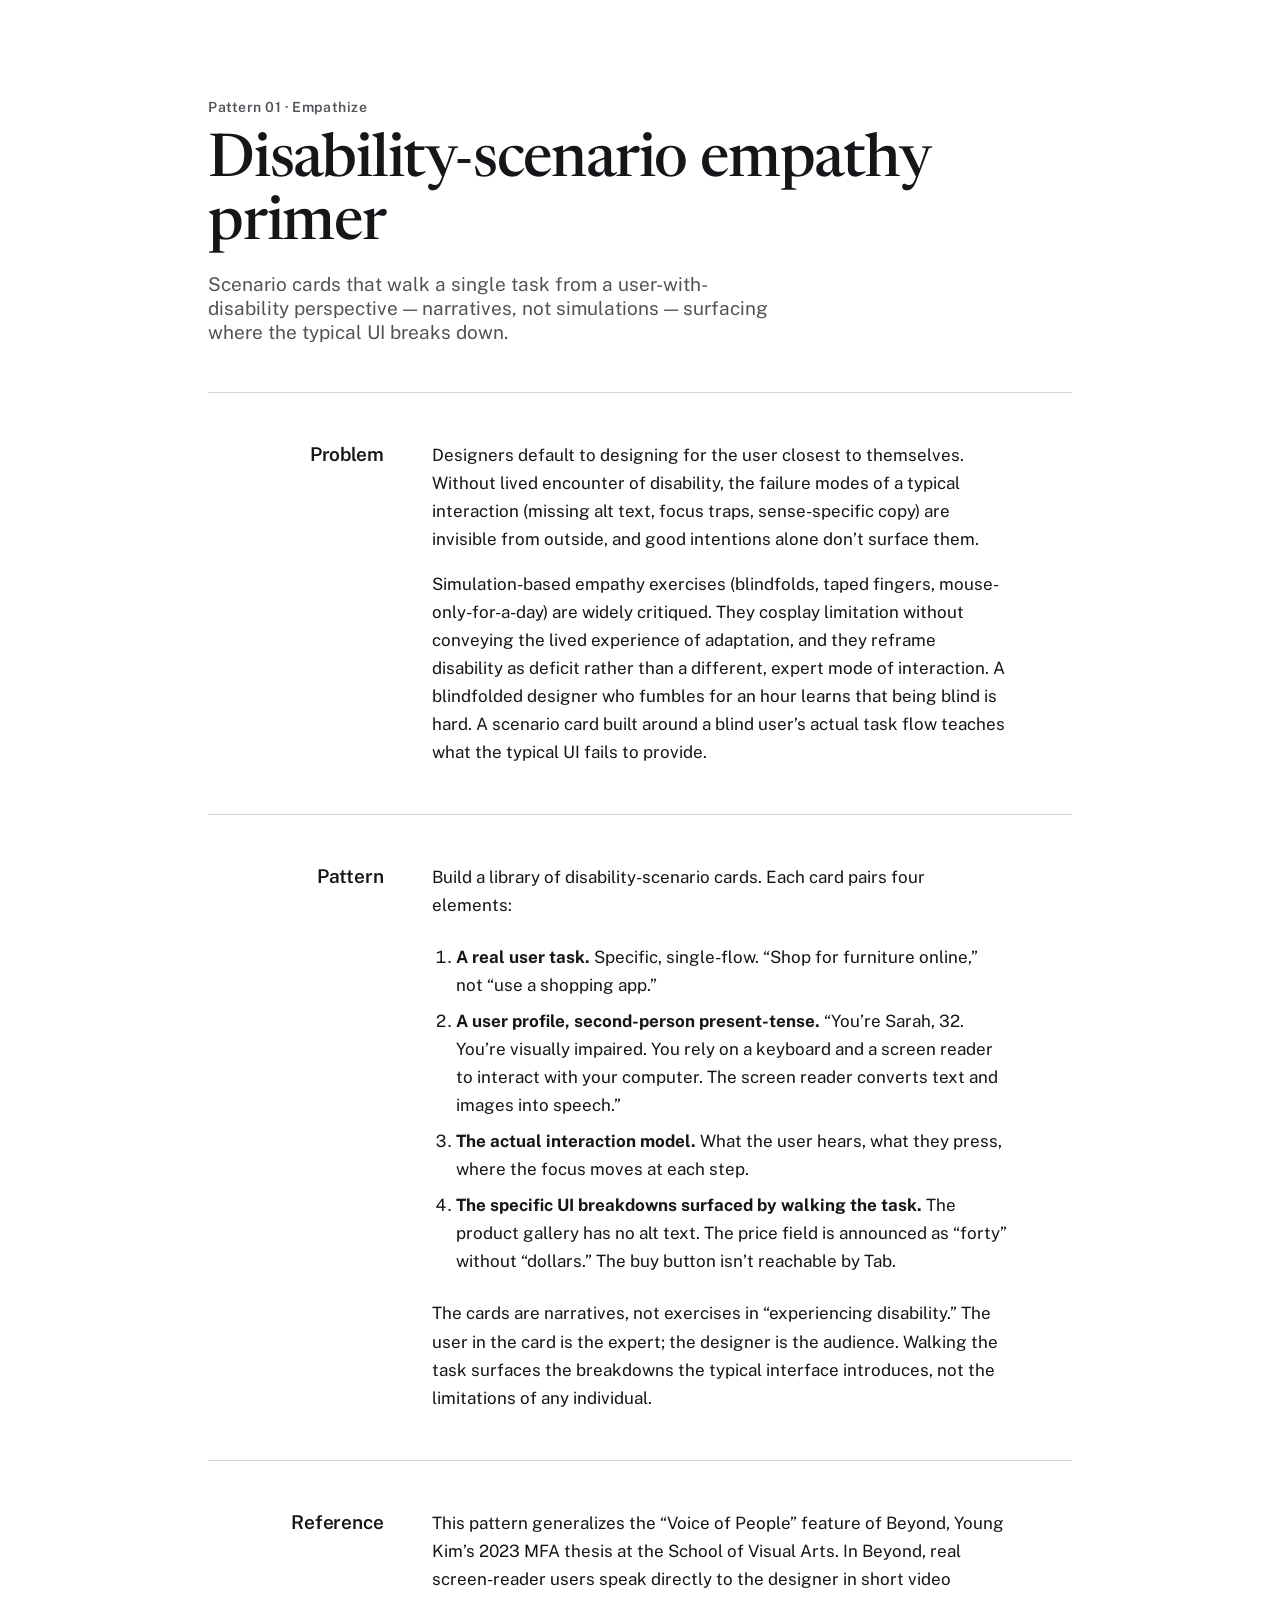
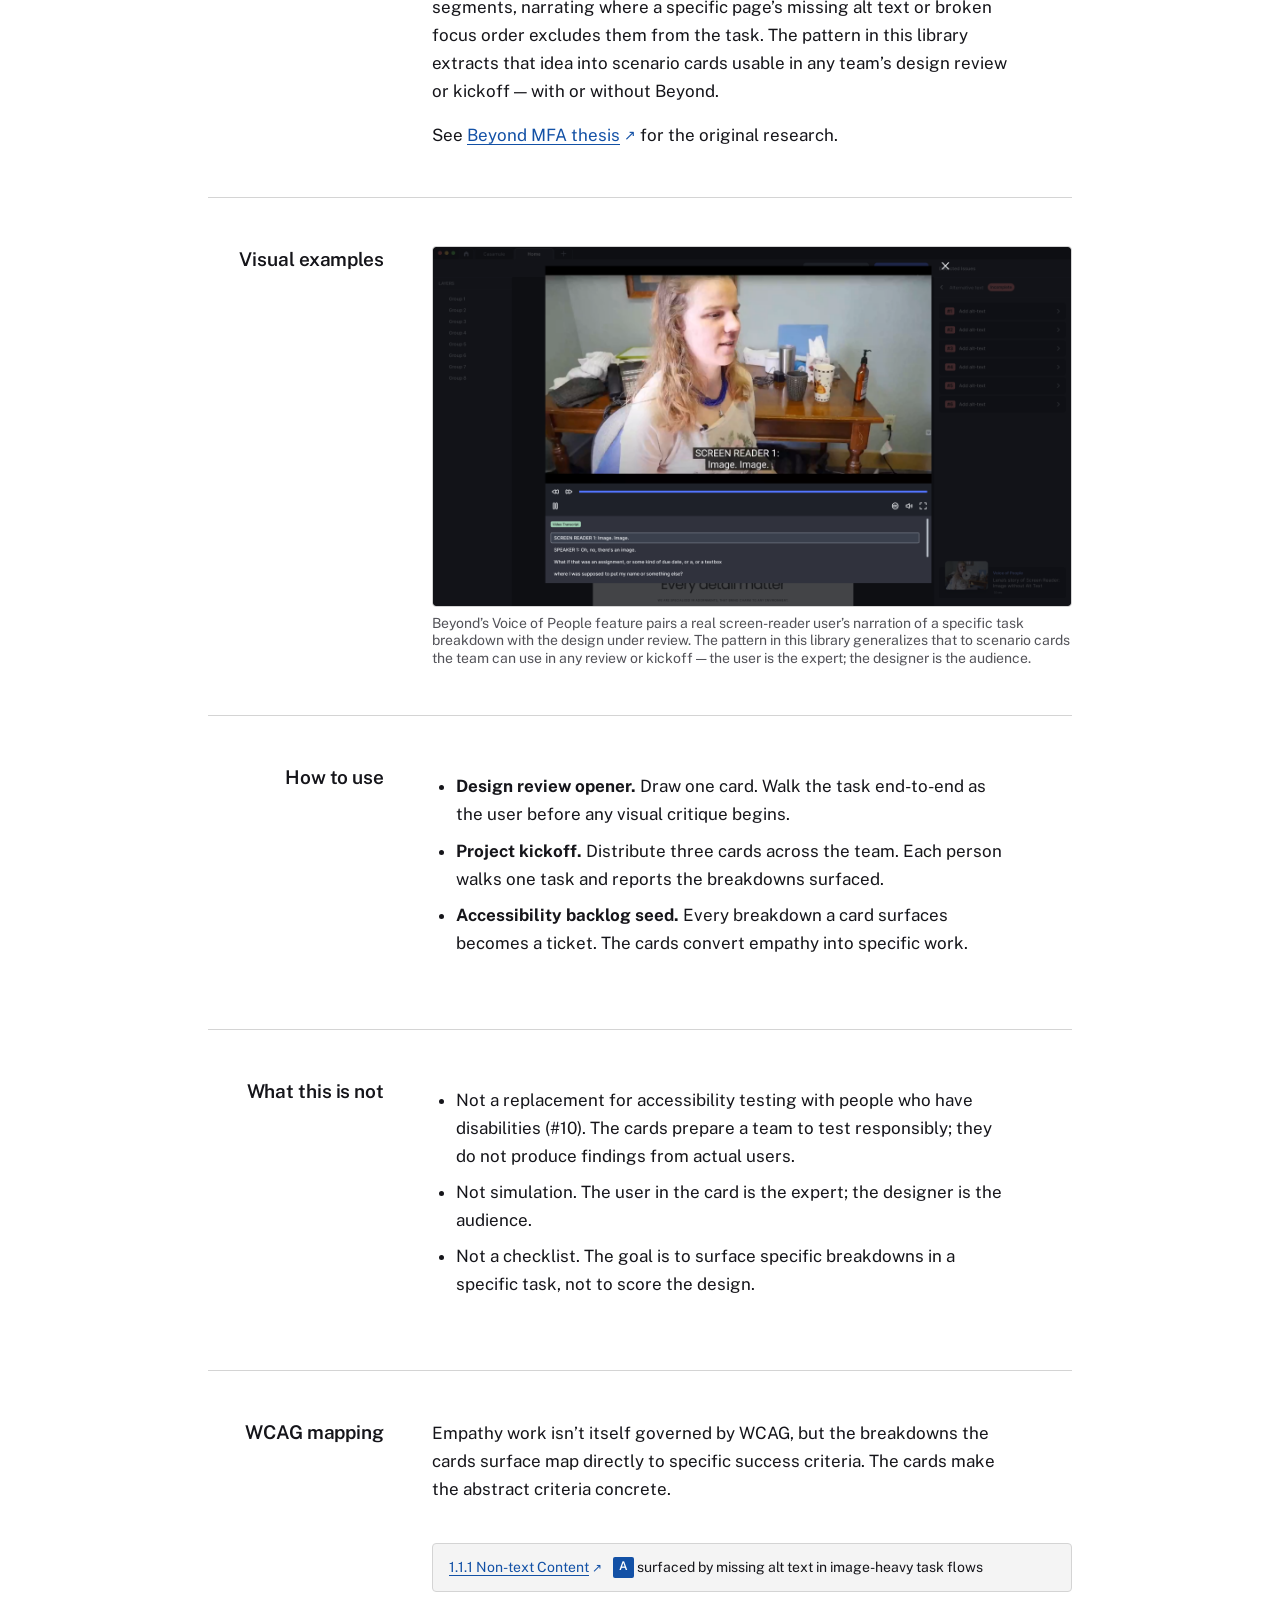
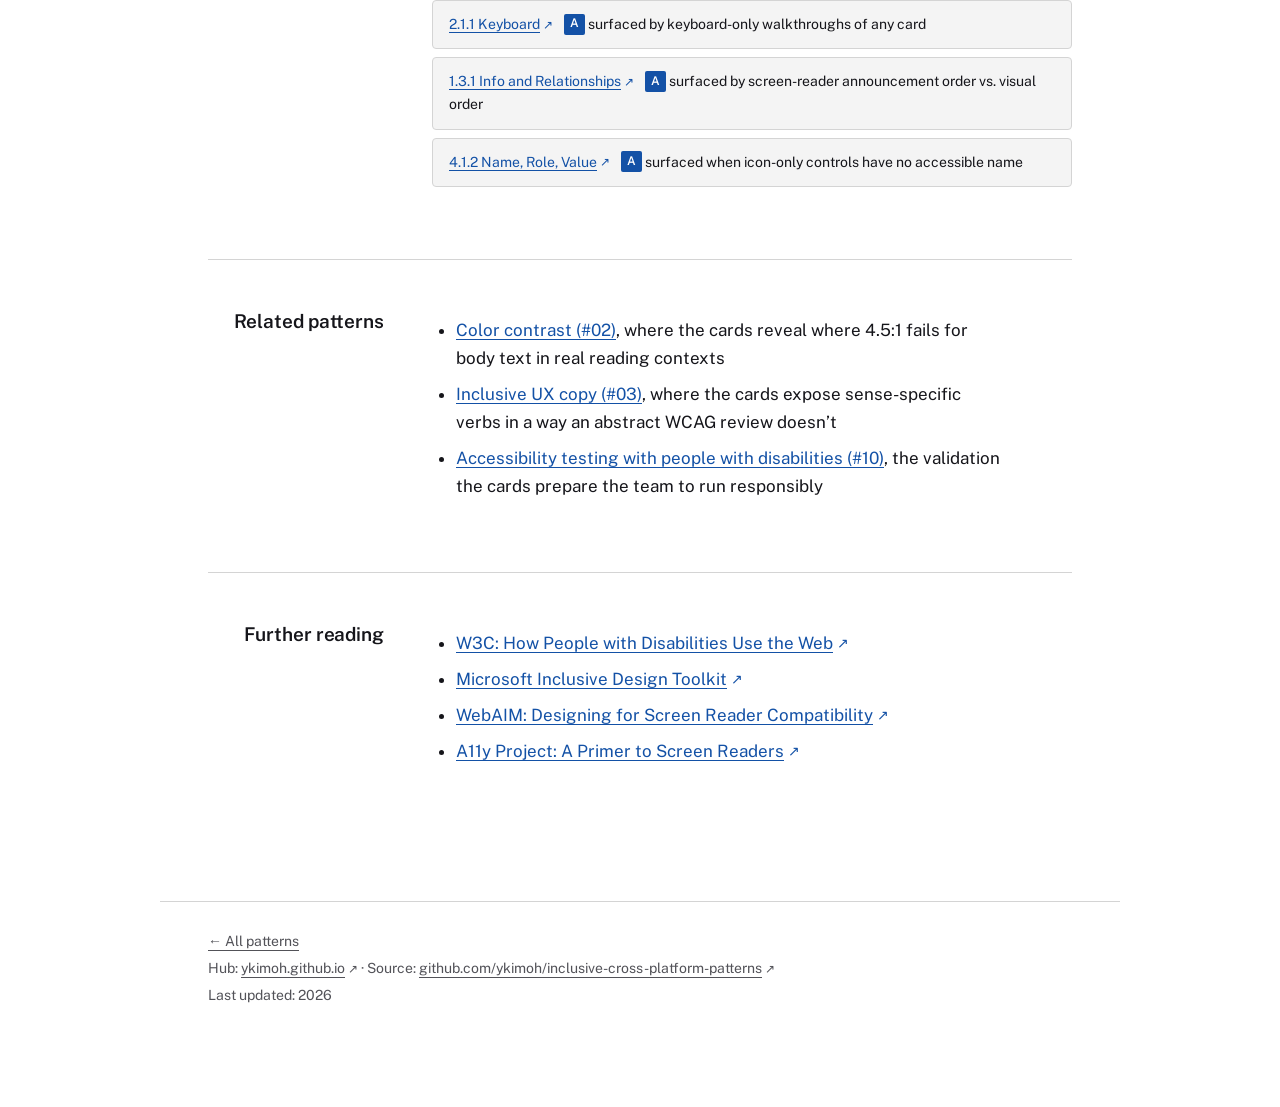
<file: patterns/empathy-primer/index.html>
<!DOCTYPE html>
<html lang="en">
<head>
  <meta charset="UTF-8">
  <meta name="viewport" content="width=device-width, initial-scale=1">
  <title>Disability-scenario empathy primer, Inclusive Cross-Platform Patterns</title>
  <meta name="description" content="Practitioner-facing scenario cards that walk through a single task from a user-with-disability perspective, surfacing exactly where the typical UI breaks down. Narrative, not simulation.">
  <meta name="color-scheme" content="light dark">
  <link rel="preconnect" href="https://fonts.googleapis.com">
  <link rel="preconnect" href="https://fonts.gstatic.com" crossorigin>
  <link href="https://fonts.googleapis.com/css2?family=Newsreader:wght@400;500;600&family=Public+Sans:wght@400;500;600&display=swap" rel="stylesheet">
  <link rel="stylesheet" href="../../styles.css">
</head>
<body>
  <a class="skip-link" href="#main">Skip to main content</a>

  <header class="site-header">
    <p class="eyebrow">Pattern 01 &middot; Empathize</p>
    <h1>Disability-scenario empathy primer</h1>
    <p class="subhead">Scenario cards that walk a single task from a user-with-disability perspective &mdash; narratives, not simulations &mdash; surfacing where the typical UI breaks down.</p>
  </header>

  <main id="main" tabindex="-1">
    <section aria-labelledby="problem-heading">
      <h2 id="problem-heading">Problem</h2>
      <p>Designers default to designing for the user closest to themselves. Without lived encounter of disability, the failure modes of a typical interaction (missing alt text, focus traps, sense-specific copy) are invisible from outside, and good intentions alone don&rsquo;t surface them.</p>
      <p>Simulation-based empathy exercises (blindfolds, taped fingers, mouse-only-for-a-day) are widely critiqued. They cosplay limitation without conveying the lived experience of adaptation, and they reframe disability as deficit rather than a different, expert mode of interaction. A blindfolded designer who fumbles for an hour learns that being blind is hard. A scenario card built around a blind user&rsquo;s actual task flow teaches what the typical UI fails to provide.</p>
    </section>

    <section aria-labelledby="pattern-heading">
      <h2 id="pattern-heading">Pattern</h2>
      <p>Build a library of disability-scenario cards. Each card pairs four elements:</p>
      <ol>
        <li><strong>A real user task.</strong> Specific, single-flow. &ldquo;Shop for furniture online,&rdquo; not &ldquo;use a shopping app.&rdquo;</li>
        <li><strong>A user profile, second-person present-tense.</strong> &ldquo;You&rsquo;re Sarah, 32. You&rsquo;re visually impaired. You rely on a keyboard and a screen reader to interact with your computer. The screen reader converts text and images into speech.&rdquo;</li>
        <li><strong>The actual interaction model.</strong> What the user hears, what they press, where the focus moves at each step.</li>
        <li><strong>The specific UI breakdowns surfaced by walking the task.</strong> The product gallery has no alt text. The price field is announced as &ldquo;forty&rdquo; without &ldquo;dollars.&rdquo; The buy button isn&rsquo;t reachable by Tab.</li>
      </ol>
      <p>The cards are narratives, not exercises in &ldquo;experiencing disability.&rdquo; The user in the card is the expert; the designer is the audience. Walking the task surfaces the breakdowns the typical interface introduces, not the limitations of any individual.</p>
    </section>

    <section aria-labelledby="reference-heading">
      <h2 id="reference-heading">Reference</h2>
      <p>This pattern generalizes the &ldquo;Voice of People&rdquo; feature of Beyond, Young Kim&rsquo;s 2023 MFA thesis at the School of Visual Arts. In Beyond, real screen-reader users speak directly to the designer in short video segments, narrating where a specific page&rsquo;s missing alt text or broken focus order excludes them from the task. The pattern in this library extracts that idea into scenario cards usable in any team&rsquo;s design review or kickoff &mdash; with or without Beyond.</p>
      <p>See <a href="https://ykimoh.github.io/beyond-mfa/" target="_blank" rel="noopener noreferrer">Beyond MFA thesis<span class="sr-only"> (opens in new tab)</span></a> for the original research.</p>
    </section>

    <section aria-labelledby="examples-heading">
      <h2 id="examples-heading">Visual examples</h2>
      <figure class="example-figure">
        <img src="assets/voice-of-people.png" alt="Beyond&rsquo;s Voice of People feature: a project workspace with a video-player panel playing a screen-reader user describing where missing alt text excludes her from the task, alongside a sidebar list of other user narratives.">
        <figcaption>Beyond&rsquo;s Voice of People feature pairs a real screen-reader user&rsquo;s narration of a specific task breakdown with the design under review. The pattern in this library generalizes that to scenario cards the team can use in any review or kickoff &mdash; the user is the expert; the designer is the audience.</figcaption>
      </figure>
    </section>

    <section aria-labelledby="use-heading">
      <h2 id="use-heading">How to use</h2>
      <ul>
        <li><strong>Design review opener.</strong> Draw one card. Walk the task end-to-end as the user before any visual critique begins.</li>
        <li><strong>Project kickoff.</strong> Distribute three cards across the team. Each person walks one task and reports the breakdowns surfaced.</li>
        <li><strong>Accessibility backlog seed.</strong> Every breakdown a card surfaces becomes a ticket. The cards convert empathy into specific work.</li>
      </ul>
    </section>

    <section aria-labelledby="not-heading">
      <h2 id="not-heading">What this is not</h2>
      <ul>
        <li>Not a replacement for accessibility testing with people who have disabilities (#10). The cards prepare a team to test responsibly; they do not produce findings from actual users.</li>
        <li>Not simulation. The user in the card is the expert; the designer is the audience.</li>
        <li>Not a checklist. The goal is to surface specific breakdowns in a specific task, not to score the design.</li>
      </ul>
    </section>

    <section aria-labelledby="wcag-heading">
      <h2 id="wcag-heading">WCAG mapping</h2>
      <p>Empathy work isn&rsquo;t itself governed by WCAG, but the breakdowns the cards surface map directly to specific success criteria. The cards make the abstract criteria concrete.</p>
      <ul class="criteria-list">
        <li>
          <a href="https://www.w3.org/WAI/WCAG21/Understanding/non-text-content.html" target="_blank" rel="noopener noreferrer">1.1.1 Non-text Content<span class="sr-only"> (opens in new tab)</span></a>
          <span class="level">A</span>
          surfaced by missing alt text in image-heavy task flows
        </li>
        <li>
          <a href="https://www.w3.org/WAI/WCAG21/Understanding/keyboard.html" target="_blank" rel="noopener noreferrer">2.1.1 Keyboard<span class="sr-only"> (opens in new tab)</span></a>
          <span class="level">A</span>
          surfaced by keyboard-only walkthroughs of any card
        </li>
        <li>
          <a href="https://www.w3.org/WAI/WCAG21/Understanding/info-and-relationships.html" target="_blank" rel="noopener noreferrer">1.3.1 Info and Relationships<span class="sr-only"> (opens in new tab)</span></a>
          <span class="level">A</span>
          surfaced by screen-reader announcement order vs. visual order
        </li>
        <li>
          <a href="https://www.w3.org/WAI/WCAG21/Understanding/name-role-value.html" target="_blank" rel="noopener noreferrer">4.1.2 Name, Role, Value<span class="sr-only"> (opens in new tab)</span></a>
          <span class="level">A</span>
          surfaced when icon-only controls have no accessible name
        </li>
      </ul>
    </section>

    <section aria-labelledby="related-heading">
      <h2 id="related-heading">Related patterns</h2>
      <ul>
        <li><a href="../color-contrast/">Color contrast (#02)</a>, where the cards reveal where 4.5:1 fails for body text in real reading contexts</li>
        <li><a href="../inclusive-ux-copy/">Inclusive UX copy (#03)</a>, where the cards expose sense-specific verbs in a way an abstract WCAG review doesn&rsquo;t</li>
        <li><a href="../accessibility-testing/">Accessibility testing with people with disabilities (#10)</a>, the validation the cards prepare the team to run responsibly</li>
      </ul>
    </section>

    <section aria-labelledby="reading-heading">
      <h2 id="reading-heading">Further reading</h2>
      <ul>
        <li><a href="https://www.w3.org/WAI/people-use-web/" target="_blank" rel="noopener noreferrer">W3C: How People with Disabilities Use the Web<span class="sr-only"> (opens in new tab)</span></a></li>
        <li><a href="https://inclusive.microsoft.design/" target="_blank" rel="noopener noreferrer">Microsoft Inclusive Design Toolkit<span class="sr-only"> (opens in new tab)</span></a></li>
        <li><a href="https://webaim.org/techniques/screenreader/" target="_blank" rel="noopener noreferrer">WebAIM: Designing for Screen Reader Compatibility<span class="sr-only"> (opens in new tab)</span></a></li>
        <li><a href="https://www.a11yproject.com/posts/a-primer-to-screen-readers/" target="_blank" rel="noopener noreferrer">A11y Project: A Primer to Screen Readers<span class="sr-only"> (opens in new tab)</span></a></li>
      </ul>
    </section>
  </main>

  <footer class="site-footer">
    <p><a href="../../">&larr; All patterns</a></p>
    <p>Hub: <a href="https://ykimoh.github.io" target="_blank" rel="noopener noreferrer">ykimoh.github.io<span class="sr-only"> (opens in new tab)</span></a> &middot; Source: <a href="https://github.com/ykimoh/inclusive-cross-platform-patterns" target="_blank" rel="noopener noreferrer">github.com/ykimoh/inclusive-cross-platform-patterns<span class="sr-only"> (opens in new tab)</span></a></p>
    <p>Last updated: 2026</p>
  </footer>
</body>
</html>
</file>
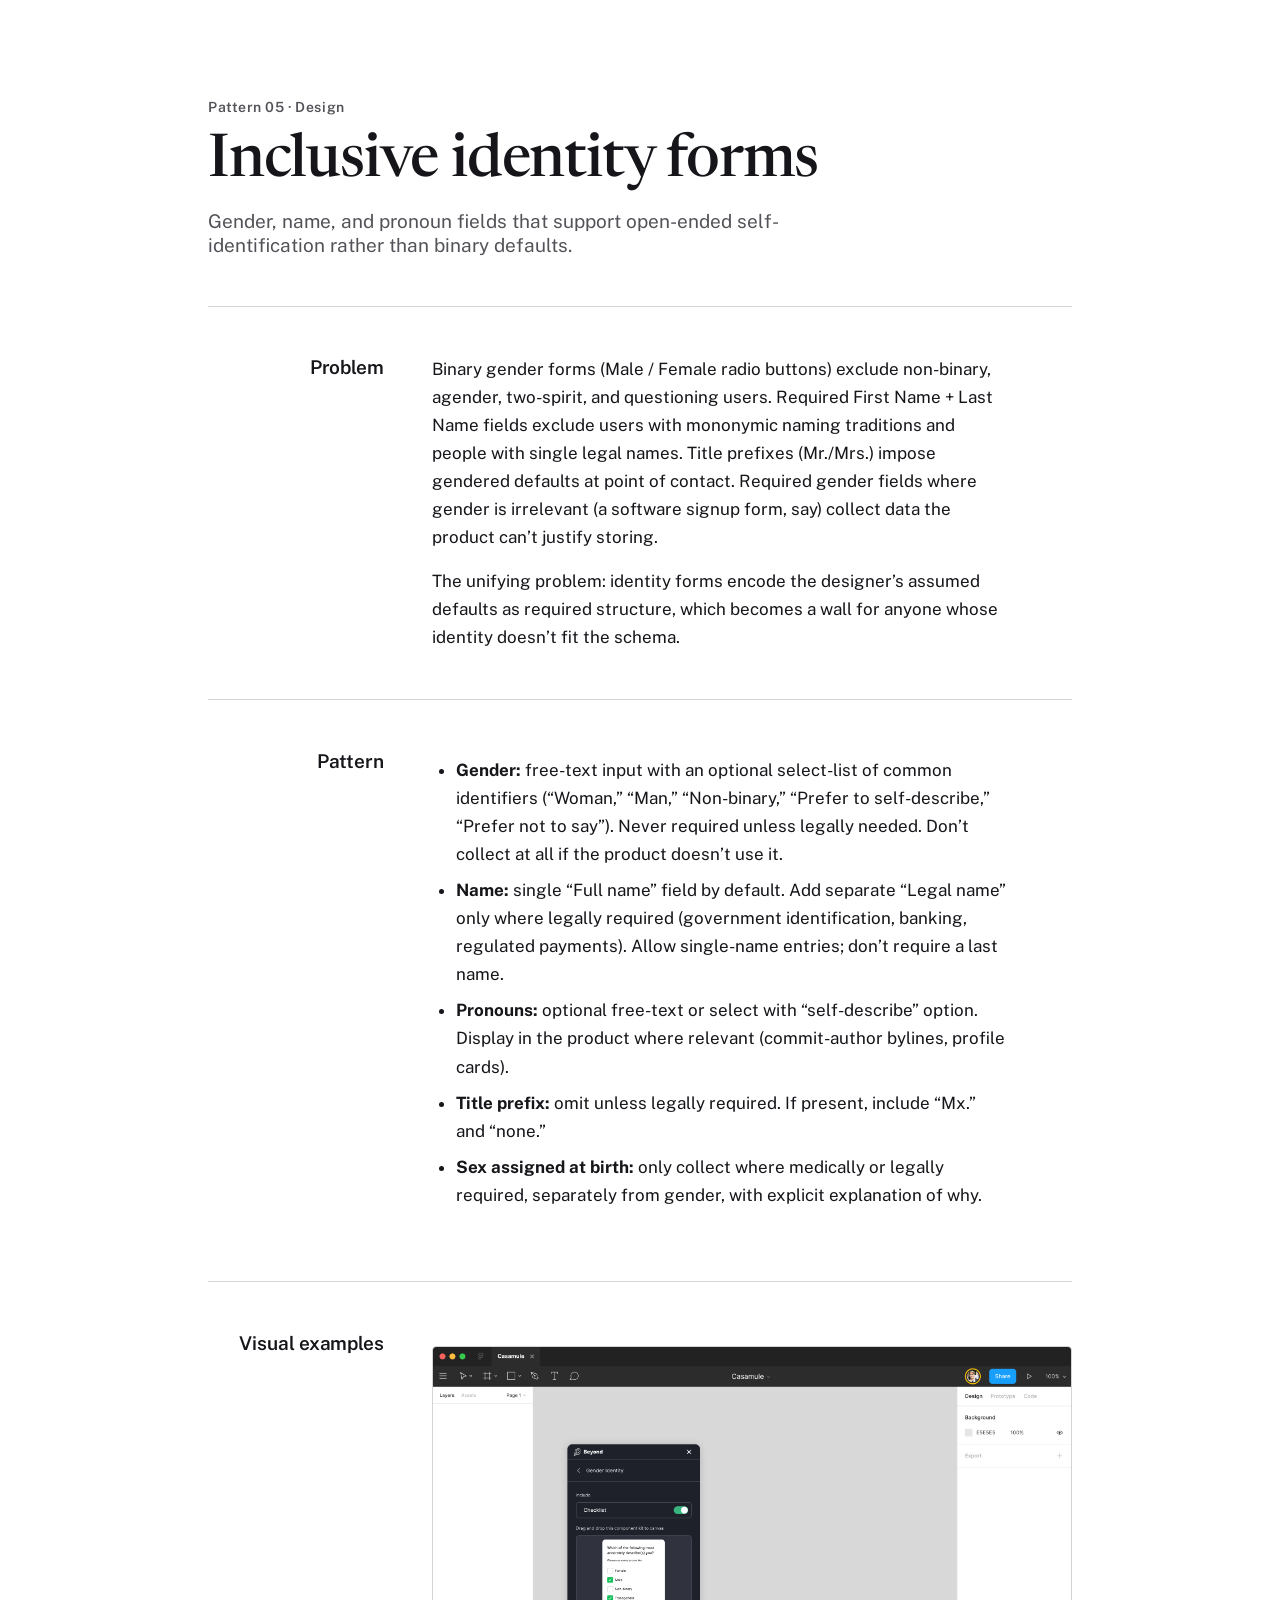
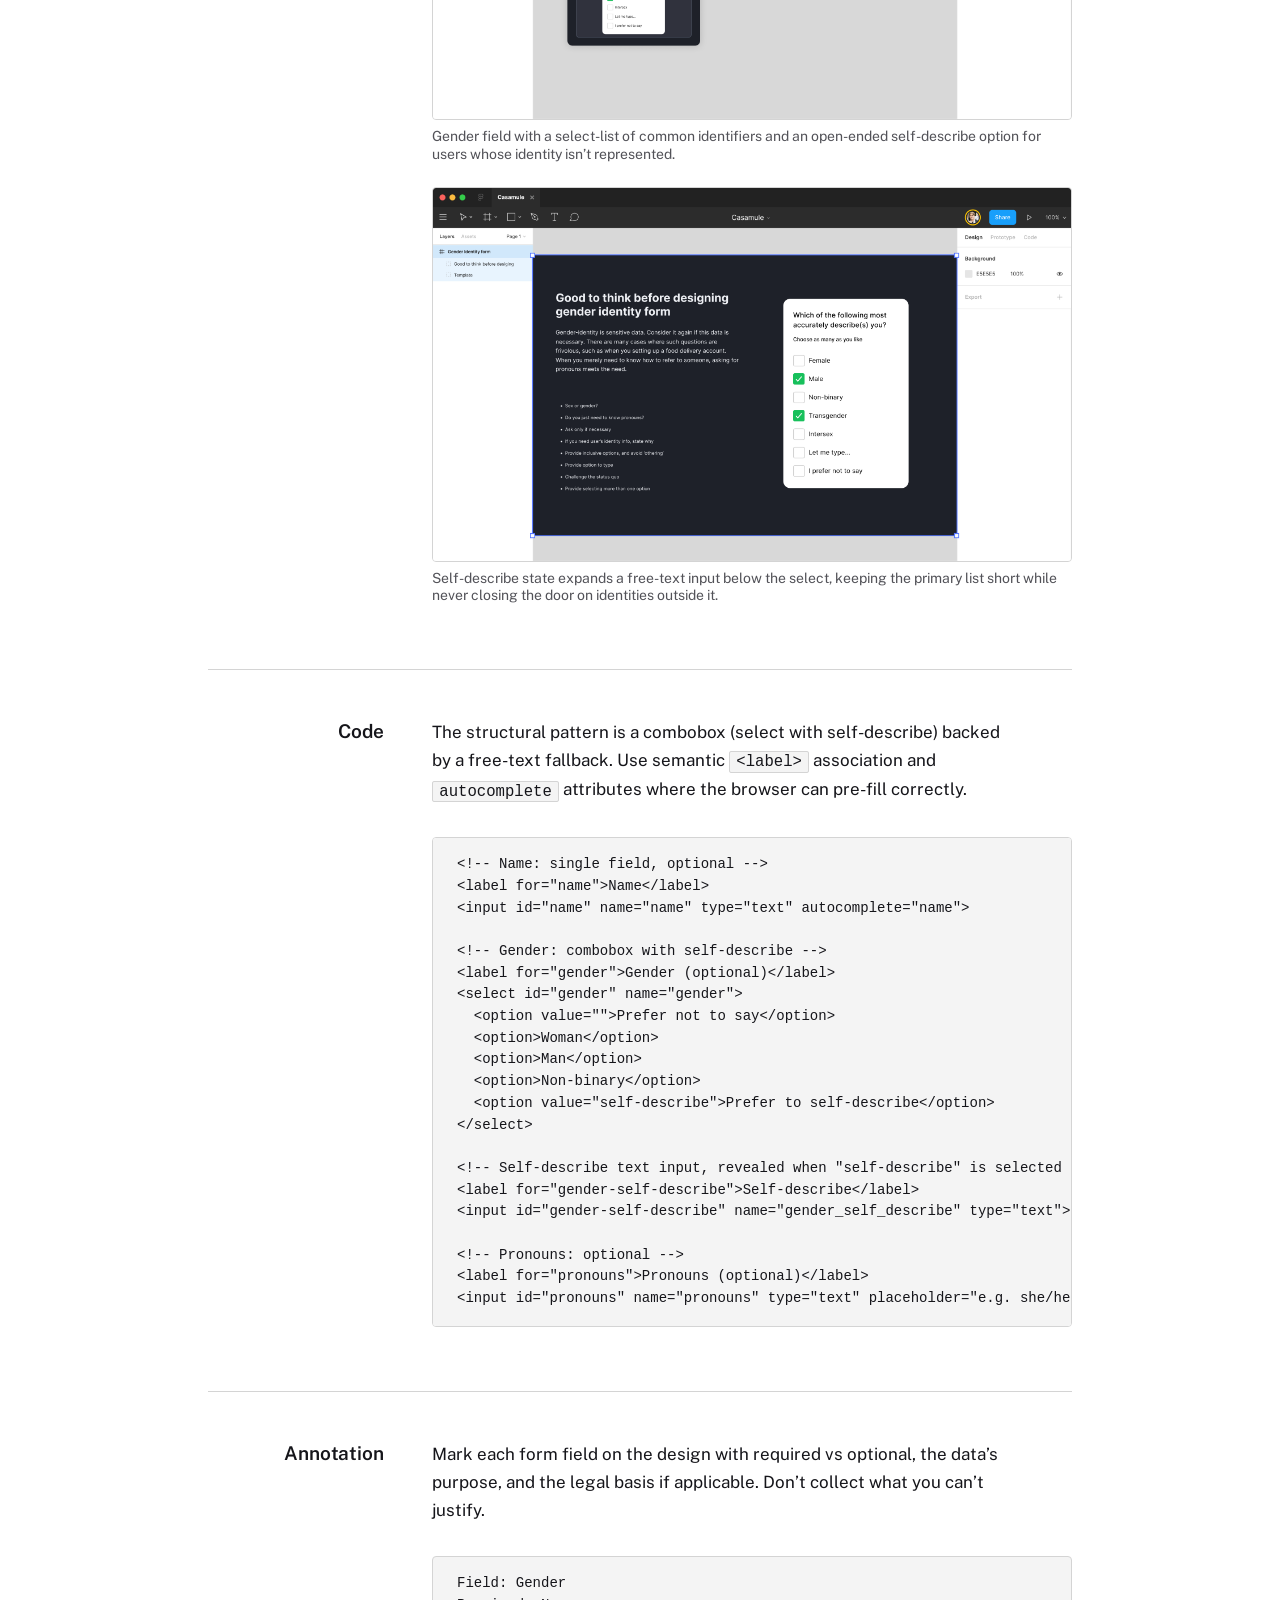
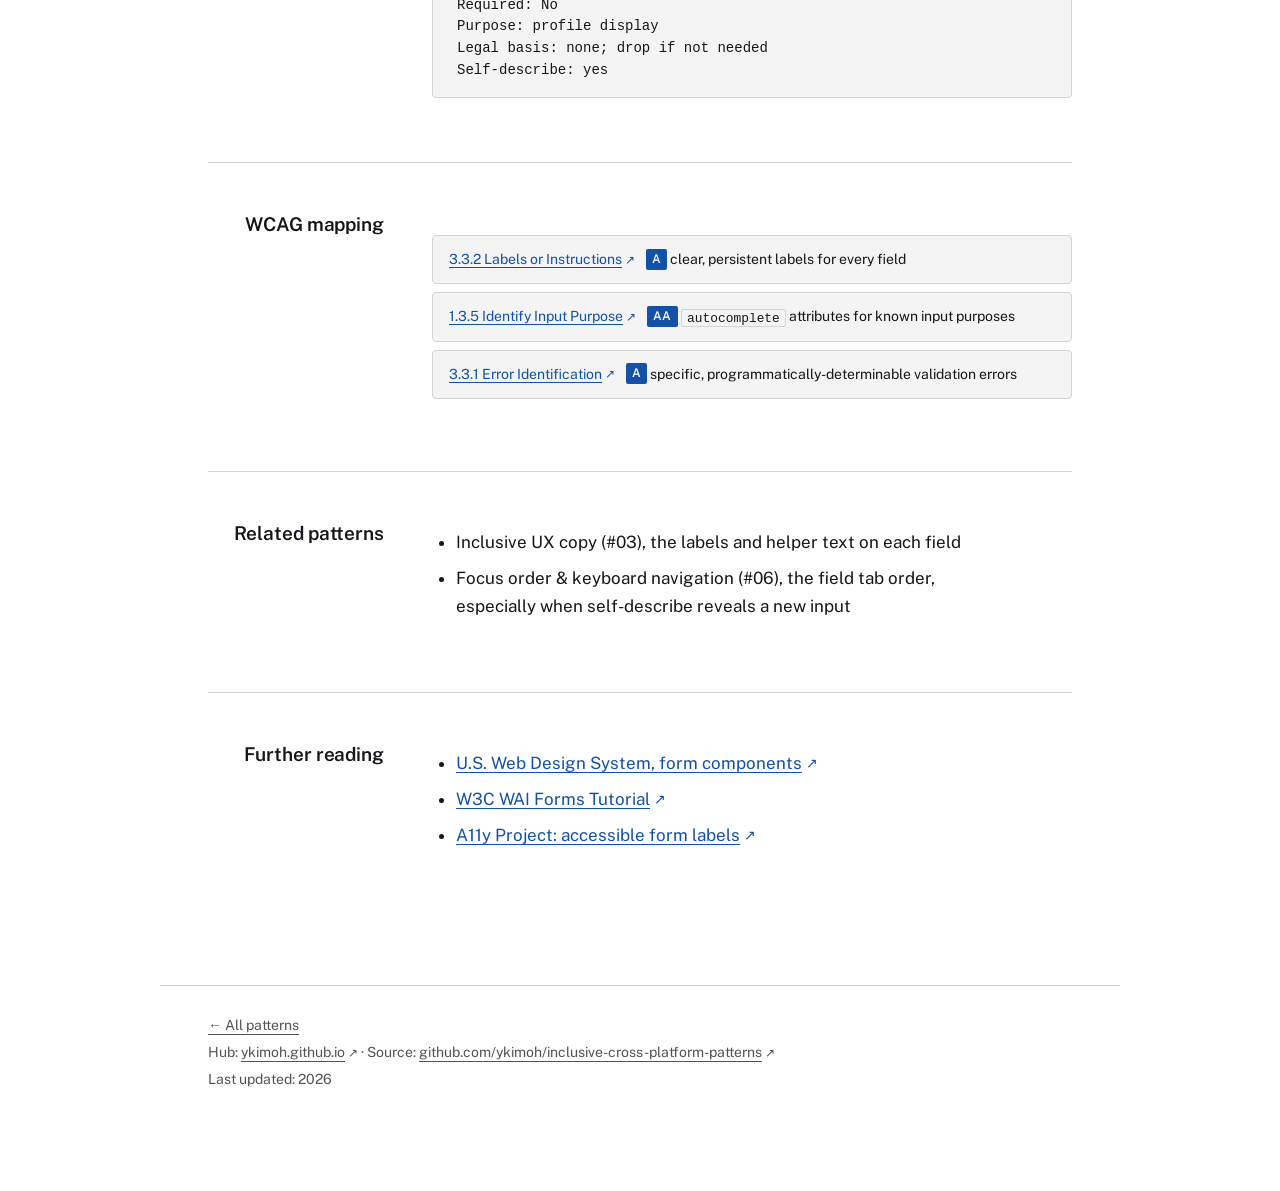
<file: patterns/inclusive-identity-forms/index.html>
<!DOCTYPE html>
<html lang="en">
<head>
  <meta charset="UTF-8">
  <meta name="viewport" content="width=device-width, initial-scale=1">
  <title>Inclusive identity forms, Inclusive Cross-Platform Patterns</title>
  <meta name="description" content="Form patterns for gender, name, and pronoun fields that support open-ended self-identification rather than binary defaults.">
  <meta name="color-scheme" content="light dark">
  <link rel="preconnect" href="https://fonts.googleapis.com">
  <link rel="preconnect" href="https://fonts.gstatic.com" crossorigin>
  <link href="https://fonts.googleapis.com/css2?family=Newsreader:wght@400;500;600&family=Public+Sans:wght@400;500;600&display=swap" rel="stylesheet">
  <link rel="stylesheet" href="../../styles.css">
</head>
<body>
  <a class="skip-link" href="#main">Skip to main content</a>

  <header class="site-header">
    <p class="eyebrow">Pattern 05 &middot; Design</p>
    <h1>Inclusive identity forms</h1>
    <p class="subhead">Gender, name, and pronoun fields that support open-ended self-identification rather than binary defaults.</p>
  </header>

  <main id="main" tabindex="-1">
    <section aria-labelledby="problem-heading">
      <h2 id="problem-heading">Problem</h2>
      <p>Binary gender forms (Male / Female radio buttons) exclude non-binary, agender, two-spirit, and questioning users. Required First Name + Last Name fields exclude users with mononymic naming traditions and people with single legal names. Title prefixes (Mr./Mrs.) impose gendered defaults at point of contact. Required gender fields where gender is irrelevant (a software signup form, say) collect data the product can&rsquo;t justify storing.</p>
      <p>The unifying problem: identity forms encode the designer&rsquo;s assumed defaults as required structure, which becomes a wall for anyone whose identity doesn&rsquo;t fit the schema.</p>
    </section>

    <section aria-labelledby="pattern-heading">
      <h2 id="pattern-heading">Pattern</h2>
      <ul>
        <li><strong>Gender:</strong> free-text input with an optional select-list of common identifiers (&ldquo;Woman,&rdquo; &ldquo;Man,&rdquo; &ldquo;Non-binary,&rdquo; &ldquo;Prefer to self-describe,&rdquo; &ldquo;Prefer not to say&rdquo;). Never required unless legally needed. Don&rsquo;t collect at all if the product doesn&rsquo;t use it.</li>
        <li><strong>Name:</strong> single &ldquo;Full name&rdquo; field by default. Add separate &ldquo;Legal name&rdquo; only where legally required (government identification, banking, regulated payments). Allow single-name entries; don&rsquo;t require a last name.</li>
        <li><strong>Pronouns:</strong> optional free-text or select with &ldquo;self-describe&rdquo; option. Display in the product where relevant (commit-author bylines, profile cards).</li>
        <li><strong>Title prefix:</strong> omit unless legally required. If present, include &ldquo;Mx.&rdquo; and &ldquo;none.&rdquo;</li>
        <li><strong>Sex assigned at birth:</strong> only collect where medically or legally required, separately from gender, with explicit explanation of why.</li>
      </ul>
    </section>

    <section aria-labelledby="examples-heading">
      <h2 id="examples-heading">Visual examples</h2>
      <div class="example-stack">
        <figure class="example-figure">
          <img src="assets/gender-form-1.png" alt="An inclusive gender-identity form with options including Woman, Man, Non-binary, and a &lsquo;Prefer to self-describe&rsquo; option.">
          <figcaption>Gender field with a select-list of common identifiers and an open-ended self-describe option for users whose identity isn&rsquo;t represented.</figcaption>
        </figure>
        <figure class="example-figure">
          <img src="assets/gender-form-2.png" alt="The form&rsquo;s expanded self-describe state, with a free-text input revealed below the select after the user chooses to self-describe.">
          <figcaption>Self-describe state expands a free-text input below the select, keeping the primary list short while never closing the door on identities outside it.</figcaption>
        </figure>
      </div>
    </section>

    <section aria-labelledby="code-heading">
      <h2 id="code-heading">Code</h2>
      <p>The structural pattern is a combobox (select with self-describe) backed by a free-text fallback. Use semantic <code>&lt;label&gt;</code> association and <code>autocomplete</code> attributes where the browser can pre-fill correctly.</p>
      <pre><code>&lt;!-- Name: single field, optional --&gt;
&lt;label for="name"&gt;Name&lt;/label&gt;
&lt;input id="name" name="name" type="text" autocomplete="name"&gt;

&lt;!-- Gender: combobox with self-describe --&gt;
&lt;label for="gender"&gt;Gender (optional)&lt;/label&gt;
&lt;select id="gender" name="gender"&gt;
  &lt;option value=""&gt;Prefer not to say&lt;/option&gt;
  &lt;option&gt;Woman&lt;/option&gt;
  &lt;option&gt;Man&lt;/option&gt;
  &lt;option&gt;Non-binary&lt;/option&gt;
  &lt;option value="self-describe"&gt;Prefer to self-describe&lt;/option&gt;
&lt;/select&gt;

&lt;!-- Self-describe text input, revealed when "self-describe" is selected --&gt;
&lt;label for="gender-self-describe"&gt;Self-describe&lt;/label&gt;
&lt;input id="gender-self-describe" name="gender_self_describe" type="text"&gt;

&lt;!-- Pronouns: optional --&gt;
&lt;label for="pronouns"&gt;Pronouns (optional)&lt;/label&gt;
&lt;input id="pronouns" name="pronouns" type="text" placeholder="e.g. she/her, they/them"&gt;</code></pre>
    </section>

    <section aria-labelledby="annotation-heading">
      <h2 id="annotation-heading">Annotation</h2>
      <p>Mark each form field on the design with required vs optional, the data&rsquo;s purpose, and the legal basis if applicable. Don&rsquo;t collect what you can&rsquo;t justify.</p>
      <pre><code>Field: Gender
Required: No
Purpose: profile display
Legal basis: none; drop if not needed
Self-describe: yes</code></pre>
    </section>

    <section aria-labelledby="wcag-heading">
      <h2 id="wcag-heading">WCAG mapping</h2>
      <ul class="criteria-list">
        <li>
          <a href="https://www.w3.org/WAI/WCAG21/Understanding/labels-or-instructions.html" target="_blank" rel="noopener noreferrer">3.3.2 Labels or Instructions<span class="sr-only"> (opens in new tab)</span></a>
          <span class="level">A</span>
         clear, persistent labels for every field
        </li>
        <li>
          <a href="https://www.w3.org/WAI/WCAG21/Understanding/identify-input-purpose.html" target="_blank" rel="noopener noreferrer">1.3.5 Identify Input Purpose<span class="sr-only"> (opens in new tab)</span></a>
          <span class="level">AA</span>
         <code>autocomplete</code> attributes for known input purposes
        </li>
        <li>
          <a href="https://www.w3.org/WAI/WCAG21/Understanding/error-identification.html" target="_blank" rel="noopener noreferrer">3.3.1 Error Identification<span class="sr-only"> (opens in new tab)</span></a>
          <span class="level">A</span>
         specific, programmatically-determinable validation errors
        </li>
      </ul>
    </section>

    <section aria-labelledby="related-heading">
      <h2 id="related-heading">Related patterns</h2>
      <ul>
        <li>Inclusive UX copy (#03), the labels and helper text on each field</li>
        <li>Focus order &amp; keyboard navigation (#06), the field tab order, especially when self-describe reveals a new input</li>
      </ul>
    </section>

    <section aria-labelledby="reading-heading">
      <h2 id="reading-heading">Further reading</h2>
      <ul>
        <li><a href="https://designsystem.digital.gov/components/" target="_blank" rel="noopener noreferrer">U.S. Web Design System, form components<span class="sr-only"> (opens in new tab)</span></a></li>
        <li><a href="https://www.w3.org/WAI/tutorials/forms/" target="_blank" rel="noopener noreferrer">W3C WAI Forms Tutorial<span class="sr-only"> (opens in new tab)</span></a></li>
        <li><a href="https://www.a11yproject.com/posts/how-to-write-accessible-form-labels/" target="_blank" rel="noopener noreferrer">A11y Project: accessible form labels<span class="sr-only"> (opens in new tab)</span></a></li>
      </ul>
    </section>
  </main>

  <footer class="site-footer">
    <p><a href="../../">&larr; All patterns</a></p>
    <p>Hub: <a href="https://ykimoh.github.io" target="_blank" rel="noopener noreferrer">ykimoh.github.io<span class="sr-only"> (opens in new tab)</span></a> &middot; Source: <a href="https://github.com/ykimoh/inclusive-cross-platform-patterns" target="_blank" rel="noopener noreferrer">github.com/ykimoh/inclusive-cross-platform-patterns<span class="sr-only"> (opens in new tab)</span></a></p>
    <p>Last updated: 2026</p>
  </footer>
</body>
</html>
</file>
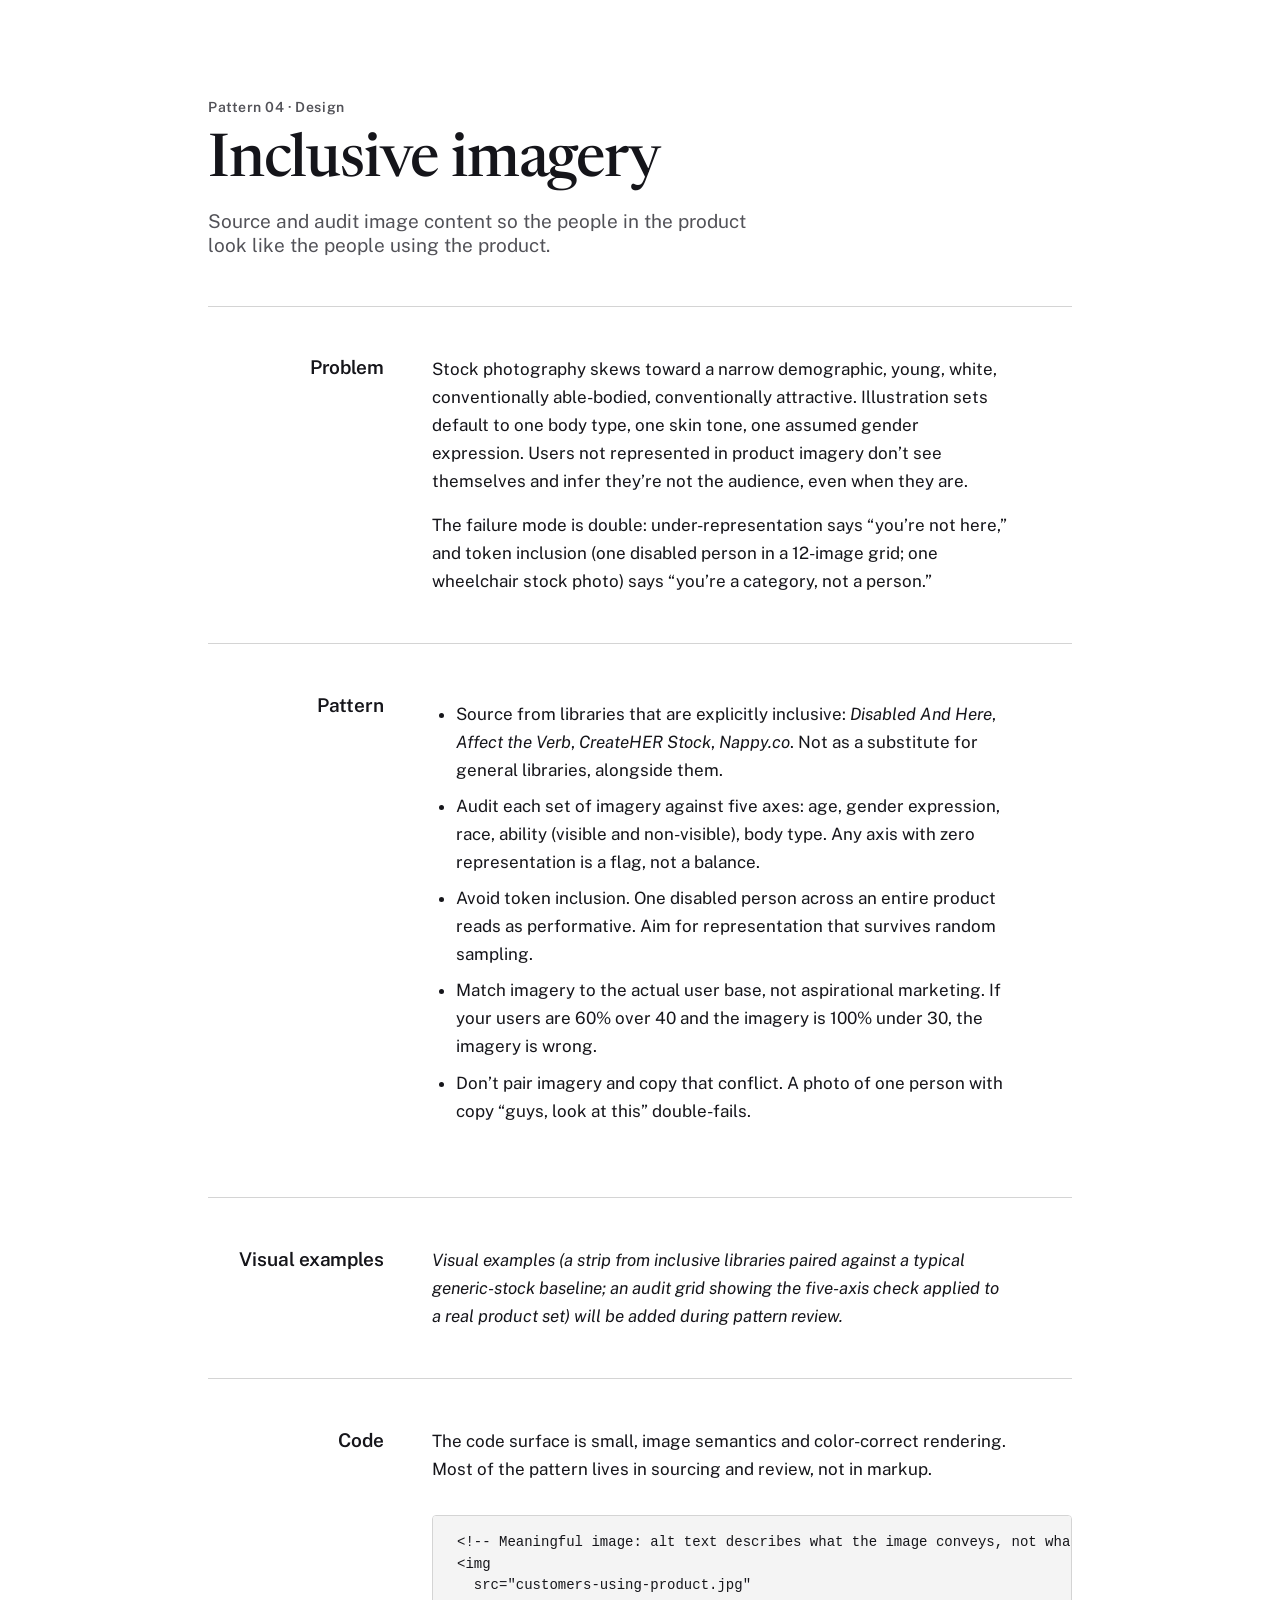
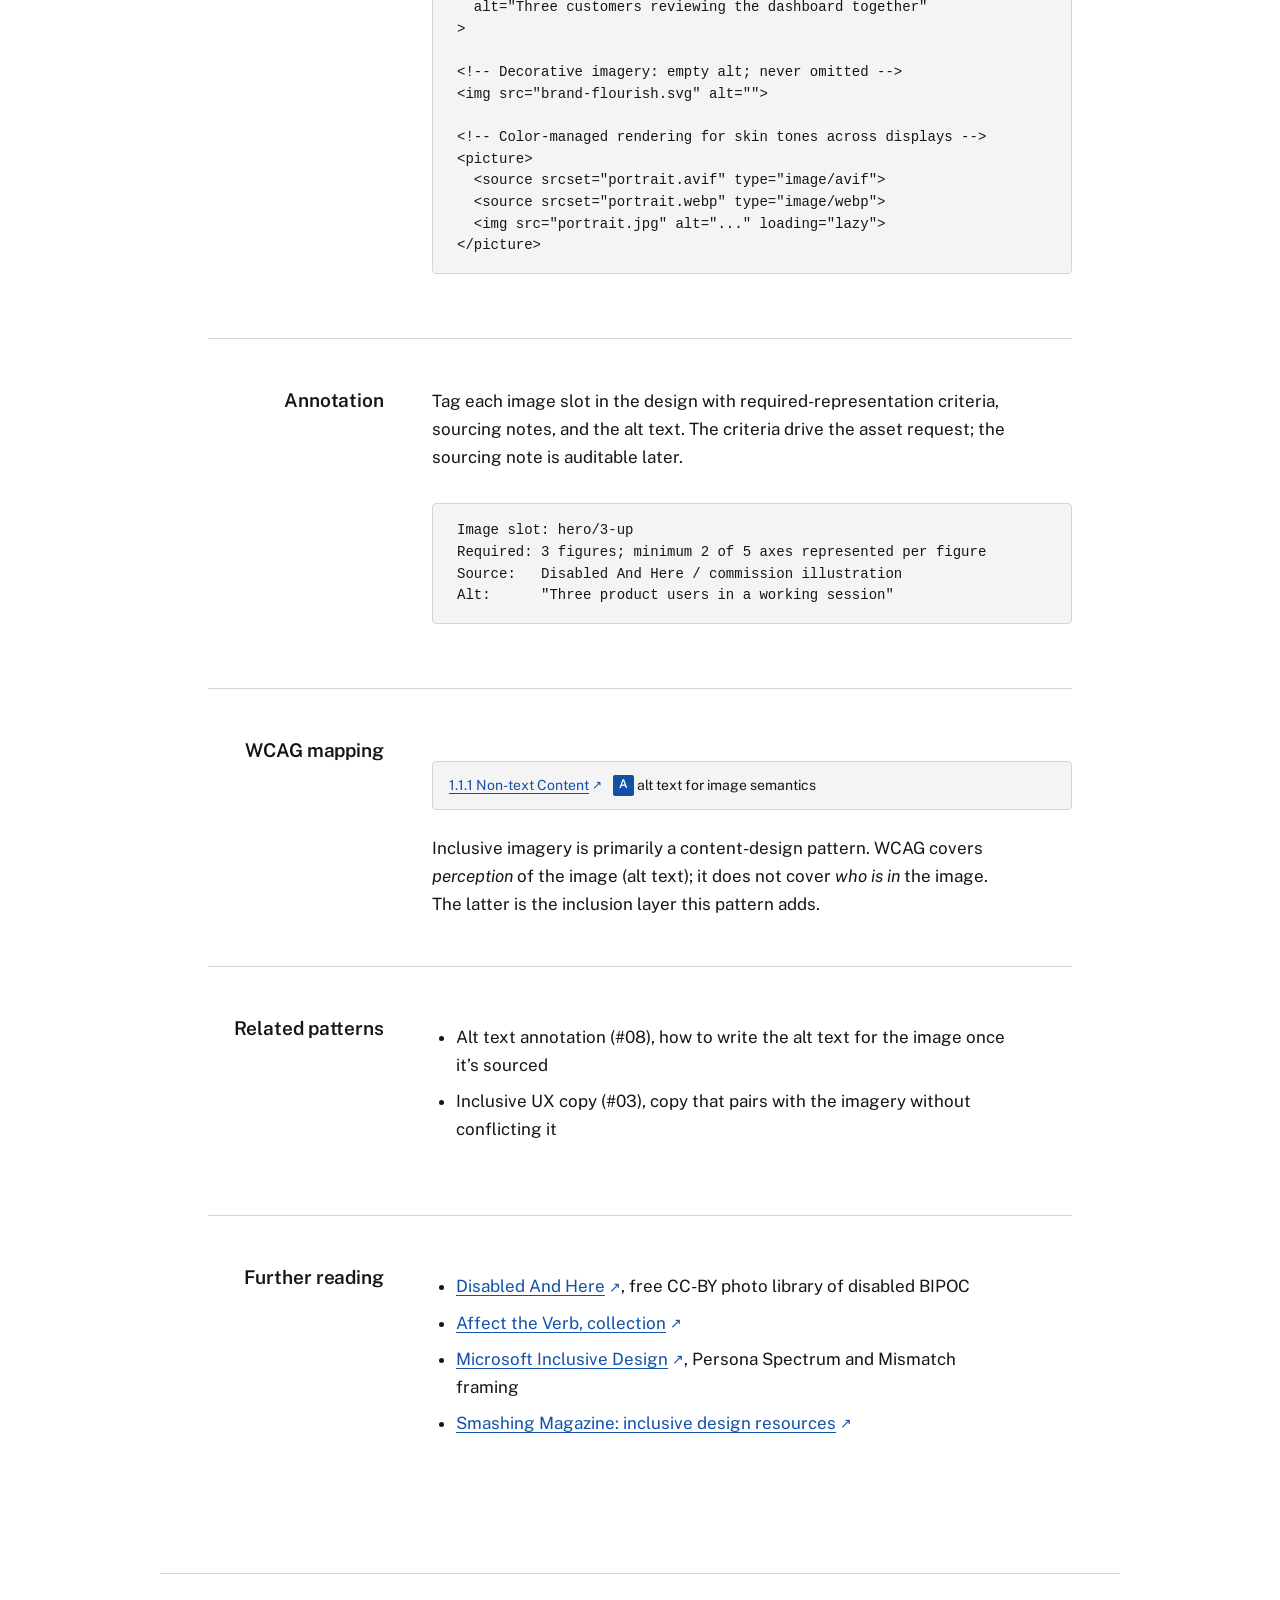
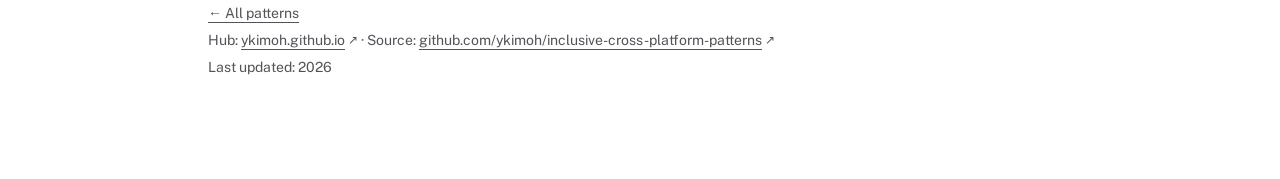
<file: patterns/inclusive-imagery/index.html>
<!DOCTYPE html>
<html lang="en">
<head>
  <meta charset="UTF-8">
  <meta name="viewport" content="width=device-width, initial-scale=1">
  <title>Inclusive imagery, Inclusive Cross-Platform Patterns</title>
  <meta name="description" content="Audit image content for representation across age, gender, ability, race, and culture; source from inclusive libraries.">
  <meta name="color-scheme" content="light dark">
  <link rel="preconnect" href="https://fonts.googleapis.com">
  <link rel="preconnect" href="https://fonts.gstatic.com" crossorigin>
  <link href="https://fonts.googleapis.com/css2?family=Newsreader:wght@400;500;600&family=Public+Sans:wght@400;500;600&display=swap" rel="stylesheet">
  <link rel="stylesheet" href="../../styles.css">
</head>
<body>
  <a class="skip-link" href="#main">Skip to main content</a>

  <header class="site-header">
    <p class="eyebrow">Pattern 04 &middot; Design</p>
    <h1>Inclusive imagery</h1>
    <p class="subhead">Source and audit image content so the people in the product look like the people using the product.</p>
  </header>

  <main id="main" tabindex="-1">
    <section aria-labelledby="problem-heading">
      <h2 id="problem-heading">Problem</h2>
      <p>Stock photography skews toward a narrow demographic, young, white, conventionally able-bodied, conventionally attractive. Illustration sets default to one body type, one skin tone, one assumed gender expression. Users not represented in product imagery don&rsquo;t see themselves and infer they&rsquo;re not the audience, even when they are.</p>
      <p>The failure mode is double: under-representation says &ldquo;you&rsquo;re not here,&rdquo; and token inclusion (one disabled person in a 12-image grid; one wheelchair stock photo) says &ldquo;you&rsquo;re a category, not a person.&rdquo;</p>
    </section>

    <section aria-labelledby="pattern-heading">
      <h2 id="pattern-heading">Pattern</h2>
      <ul>
        <li>Source from libraries that are explicitly inclusive: <em>Disabled And Here</em>, <em>Affect the Verb</em>, <em>CreateHER Stock</em>, <em>Nappy.co</em>. Not as a substitute for general libraries, alongside them.</li>
        <li>Audit each set of imagery against five axes: age, gender expression, race, ability (visible and non-visible), body type. Any axis with zero representation is a flag, not a balance.</li>
        <li>Avoid token inclusion. One disabled person across an entire product reads as performative. Aim for representation that survives random sampling.</li>
        <li>Match imagery to the actual user base, not aspirational marketing. If your users are 60% over 40 and the imagery is 100% under 30, the imagery is wrong.</li>
        <li>Don&rsquo;t pair imagery and copy that conflict. A photo of one person with copy &ldquo;guys, look at this&rdquo; double-fails.</li>
      </ul>
    </section>

    <section aria-labelledby="examples-heading">
      <h2 id="examples-heading">Visual examples</h2>
      <p><em>Visual examples (a strip from inclusive libraries paired against a typical generic-stock baseline; an audit grid showing the five-axis check applied to a real product set) will be added during pattern review.</em></p>
    </section>

    <section aria-labelledby="code-heading">
      <h2 id="code-heading">Code</h2>
      <p>The code surface is small, image semantics and color-correct rendering. Most of the pattern lives in sourcing and review, not in markup.</p>
      <pre><code>&lt;!-- Meaningful image: alt text describes what the image conveys, not what it depicts --&gt;
&lt;img
  src="customers-using-product.jpg"
  alt="Three customers reviewing the dashboard together"
&gt;

&lt;!-- Decorative imagery: empty alt; never omitted --&gt;
&lt;img src="brand-flourish.svg" alt=""&gt;

&lt;!-- Color-managed rendering for skin tones across displays --&gt;
&lt;picture&gt;
  &lt;source srcset="portrait.avif" type="image/avif"&gt;
  &lt;source srcset="portrait.webp" type="image/webp"&gt;
  &lt;img src="portrait.jpg" alt="..." loading="lazy"&gt;
&lt;/picture&gt;</code></pre>
    </section>

    <section aria-labelledby="annotation-heading">
      <h2 id="annotation-heading">Annotation</h2>
      <p>Tag each image slot in the design with required-representation criteria, sourcing notes, and the alt text. The criteria drive the asset request; the sourcing note is auditable later.</p>
      <pre><code>Image slot: hero/3-up
Required: 3 figures; minimum 2 of 5 axes represented per figure
Source:   Disabled And Here / commission illustration
Alt:      "Three product users in a working session"</code></pre>
    </section>

    <section aria-labelledby="wcag-heading">
      <h2 id="wcag-heading">WCAG mapping</h2>
      <ul class="criteria-list">
        <li>
          <a href="https://www.w3.org/WAI/WCAG21/Understanding/non-text-content.html" target="_blank" rel="noopener noreferrer">1.1.1 Non-text Content<span class="sr-only"> (opens in new tab)</span></a>
          <span class="level">A</span>
         alt text for image semantics
        </li>
      </ul>
      <p>Inclusive imagery is primarily a content-design pattern. WCAG covers <em>perception</em> of the image (alt text); it does not cover <em>who is in</em> the image. The latter is the inclusion layer this pattern adds.</p>
    </section>

    <section aria-labelledby="related-heading">
      <h2 id="related-heading">Related patterns</h2>
      <ul>
        <li>Alt text annotation (#08), how to write the alt text for the image once it&rsquo;s sourced</li>
        <li>Inclusive UX copy (#03), copy that pairs with the imagery without conflicting it</li>
      </ul>
    </section>

    <section aria-labelledby="reading-heading">
      <h2 id="reading-heading">Further reading</h2>
      <ul>
        <li><a href="https://affecttheverb.com/disabledandhere/" target="_blank" rel="noopener noreferrer">Disabled And Here<span class="sr-only"> (opens in new tab)</span></a>, free CC-BY photo library of disabled BIPOC</li>
        <li><a href="https://affecttheverb.com/collection/" target="_blank" rel="noopener noreferrer">Affect the Verb, collection<span class="sr-only"> (opens in new tab)</span></a></li>
        <li><a href="https://inclusive.microsoft.design/" target="_blank" rel="noopener noreferrer">Microsoft Inclusive Design<span class="sr-only"> (opens in new tab)</span></a>, Persona Spectrum and Mismatch framing</li>
        <li><a href="https://www.smashingmagazine.com/2021/03/inclusive-design-resources/" target="_blank" rel="noopener noreferrer">Smashing Magazine: inclusive design resources<span class="sr-only"> (opens in new tab)</span></a></li>
      </ul>
    </section>
  </main>

  <footer class="site-footer">
    <p><a href="../../">&larr; All patterns</a></p>
    <p>Hub: <a href="https://ykimoh.github.io" target="_blank" rel="noopener noreferrer">ykimoh.github.io<span class="sr-only"> (opens in new tab)</span></a> &middot; Source: <a href="https://github.com/ykimoh/inclusive-cross-platform-patterns" target="_blank" rel="noopener noreferrer">github.com/ykimoh/inclusive-cross-platform-patterns<span class="sr-only"> (opens in new tab)</span></a></p>
    <p>Last updated: 2026</p>
  </footer>
</body>
</html>
</file>
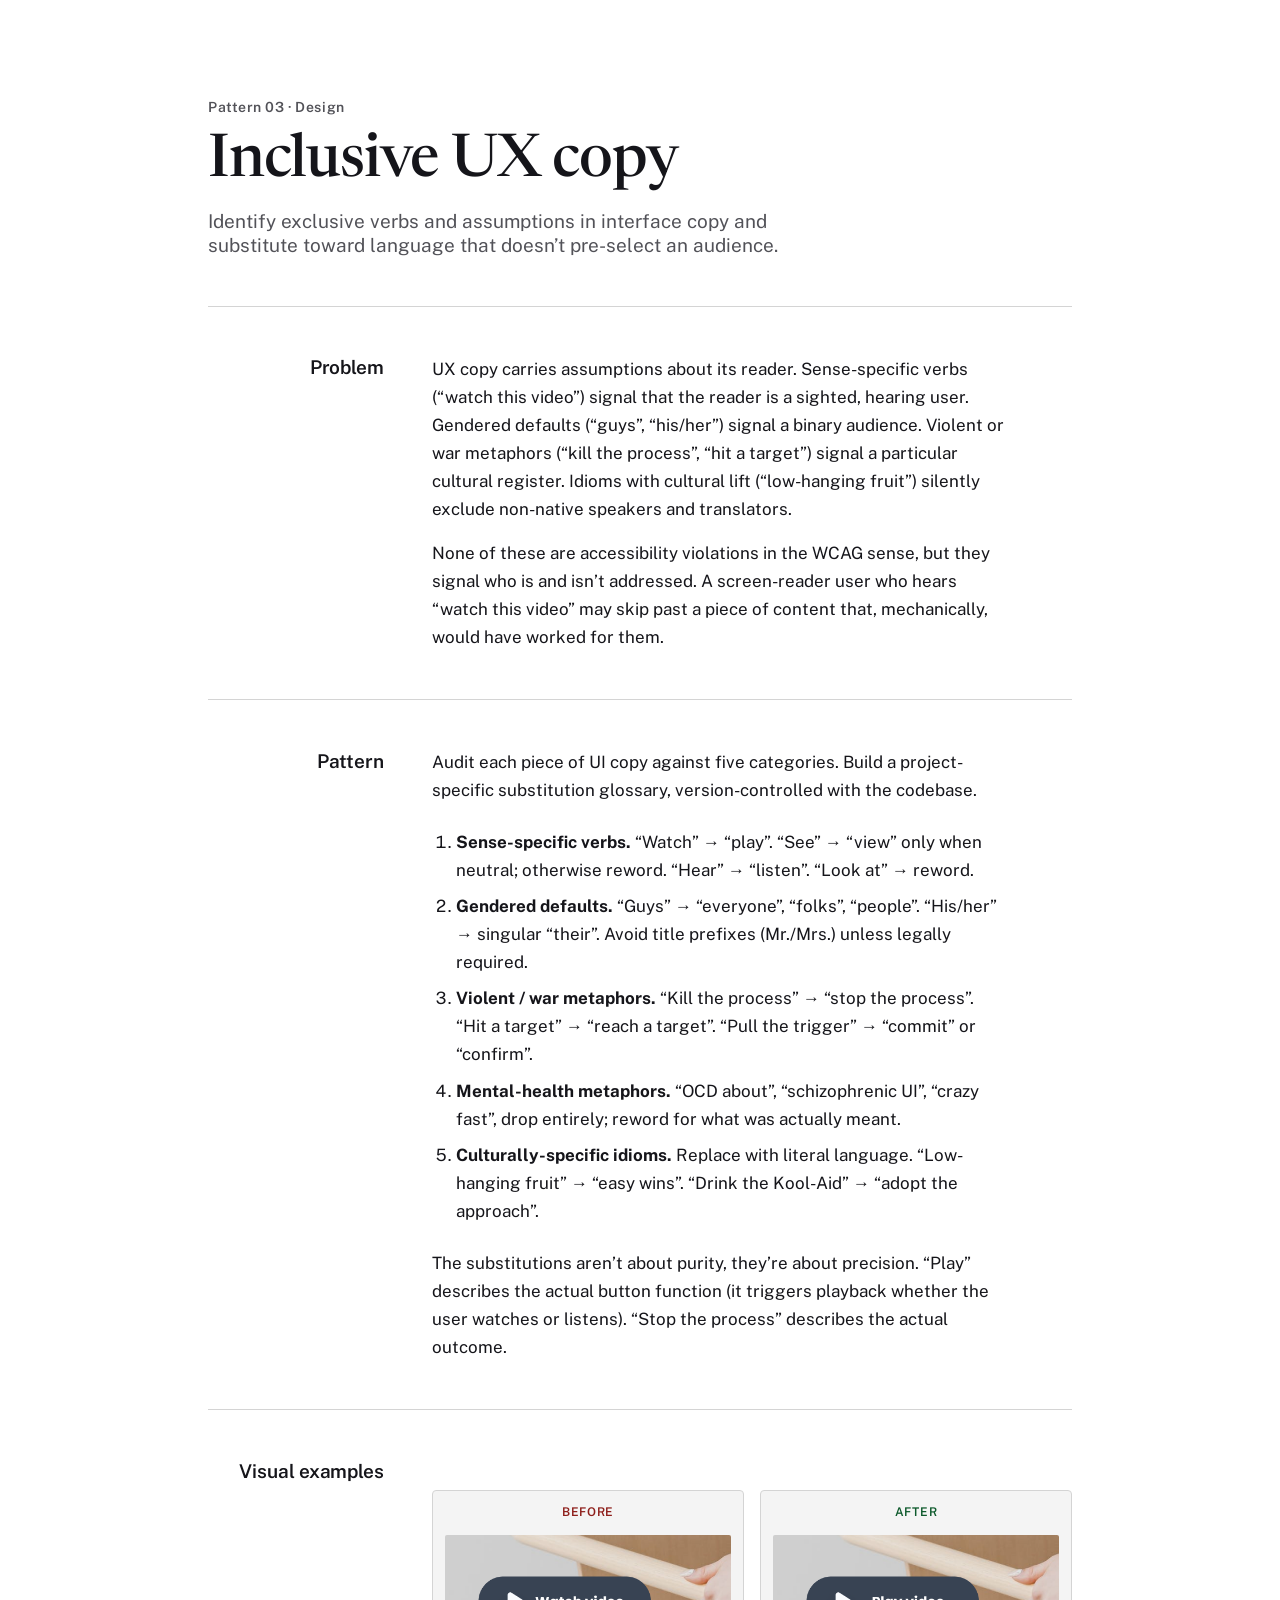
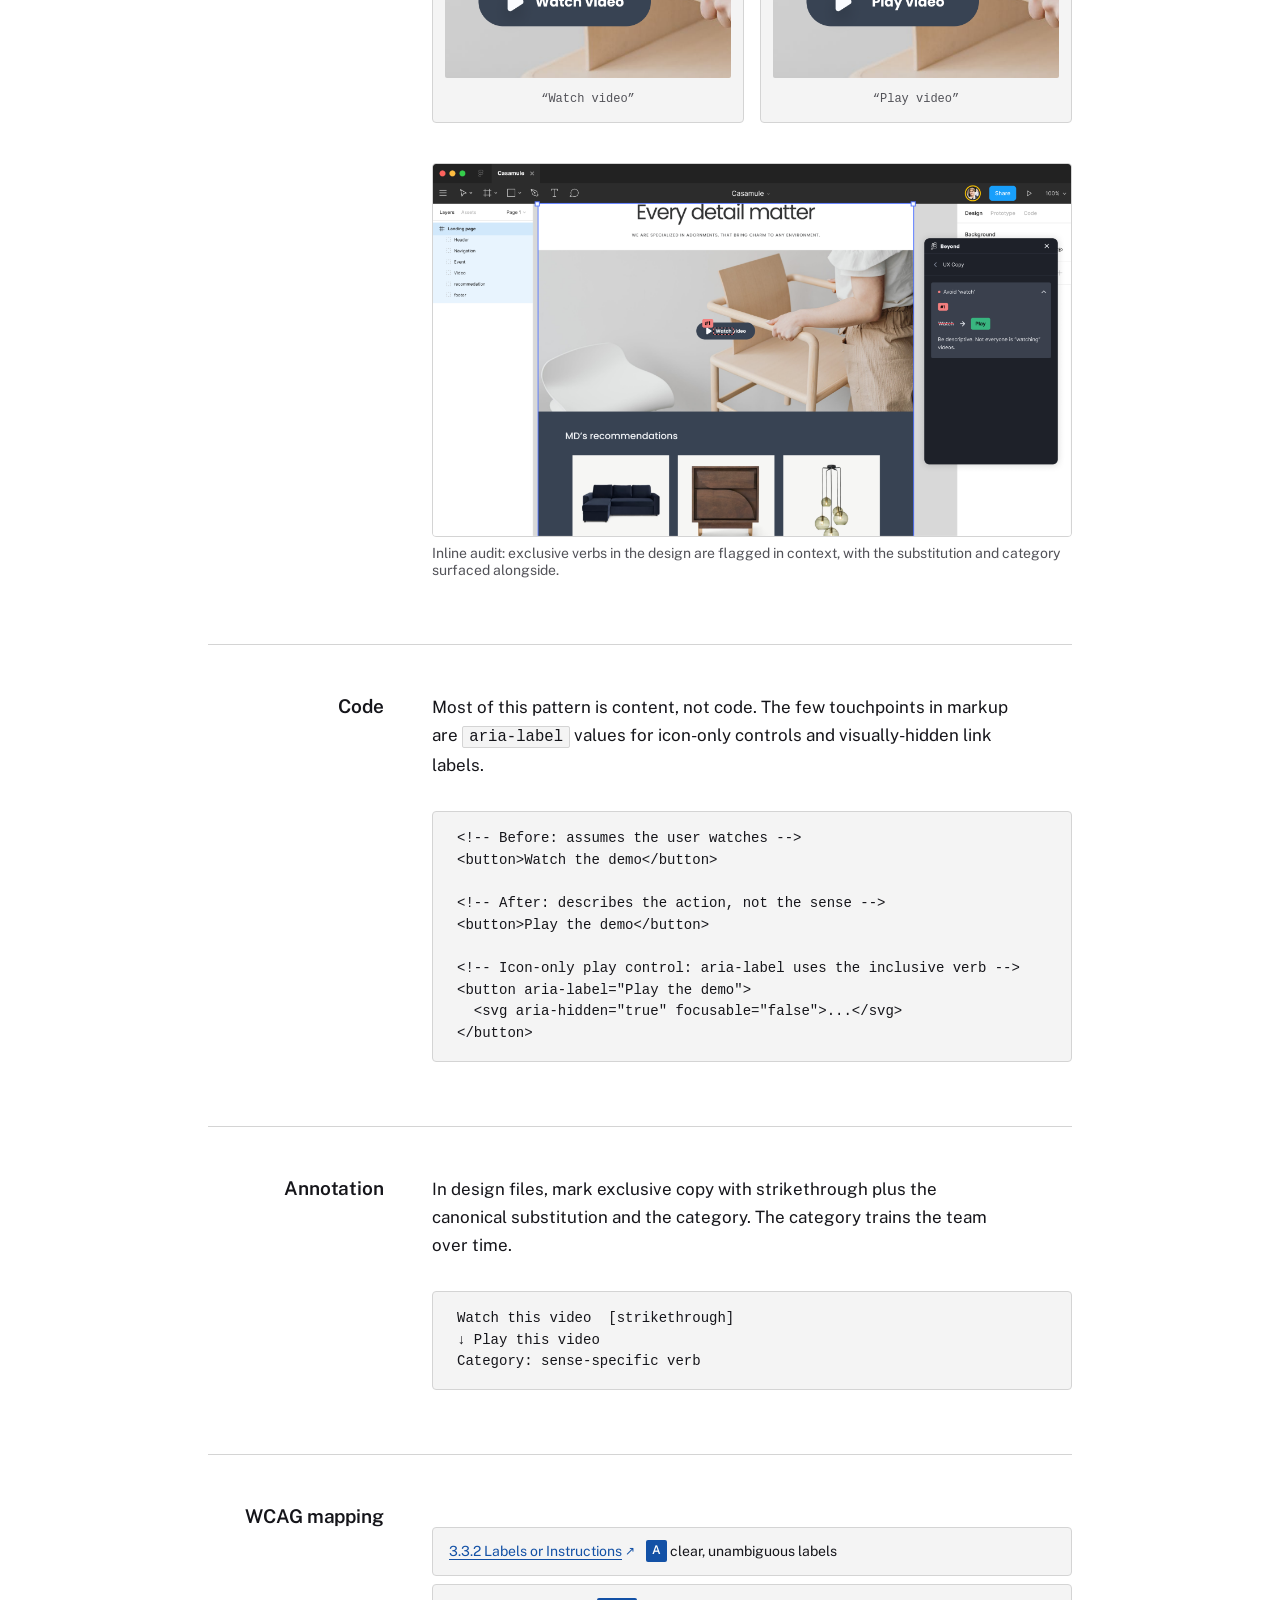
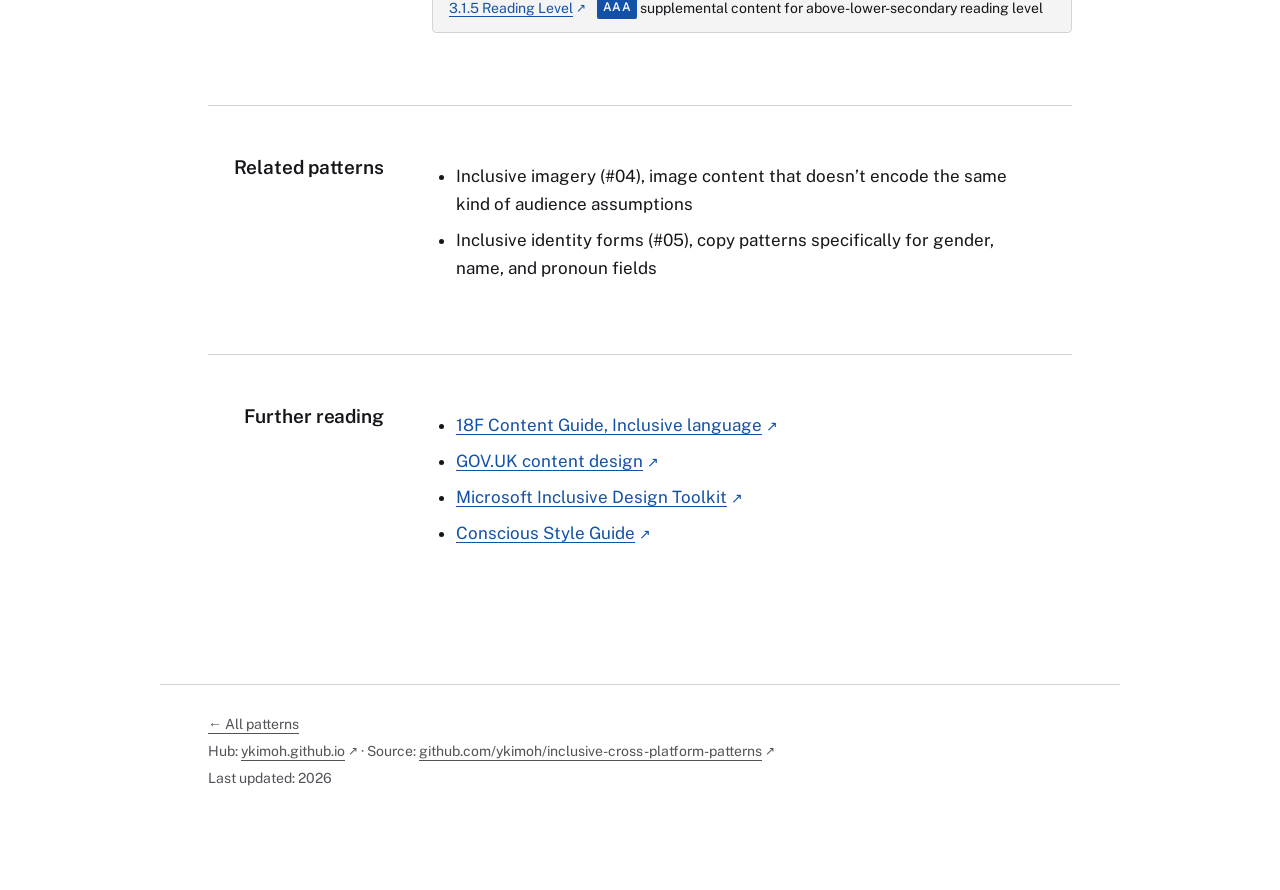
<file: patterns/inclusive-ux-copy/index.html>
<!DOCTYPE html>
<html lang="en">
<head>
  <meta charset="UTF-8">
  <meta name="viewport" content="width=device-width, initial-scale=1">
  <title>Inclusive UX copy, Inclusive Cross-Platform Patterns</title>
  <meta name="description" content="Identify exclusive verbs and assumptions in interface copy and provide an inclusive-substitution glossary.">
  <meta name="color-scheme" content="light dark">
  <link rel="preconnect" href="https://fonts.googleapis.com">
  <link rel="preconnect" href="https://fonts.gstatic.com" crossorigin>
  <link href="https://fonts.googleapis.com/css2?family=Newsreader:wght@400;500;600&family=Public+Sans:wght@400;500;600&display=swap" rel="stylesheet">
  <link rel="stylesheet" href="../../styles.css">
</head>
<body>
  <a class="skip-link" href="#main">Skip to main content</a>

  <header class="site-header">
    <p class="eyebrow">Pattern 03 &middot; Design</p>
    <h1>Inclusive UX copy</h1>
    <p class="subhead">Identify exclusive verbs and assumptions in interface copy and substitute toward language that doesn&rsquo;t pre-select an audience.</p>
  </header>

  <main id="main" tabindex="-1">
    <section aria-labelledby="problem-heading">
      <h2 id="problem-heading">Problem</h2>
      <p>UX copy carries assumptions about its reader. Sense-specific verbs (&ldquo;watch this video&rdquo;) signal that the reader is a sighted, hearing user. Gendered defaults (&ldquo;guys&rdquo;, &ldquo;his/her&rdquo;) signal a binary audience. Violent or war metaphors (&ldquo;kill the process&rdquo;, &ldquo;hit a target&rdquo;) signal a particular cultural register. Idioms with cultural lift (&ldquo;low-hanging fruit&rdquo;) silently exclude non-native speakers and translators.</p>
      <p>None of these are accessibility violations in the WCAG sense, but they signal who is and isn&rsquo;t addressed. A screen-reader user who hears &ldquo;watch this video&rdquo; may skip past a piece of content that, mechanically, would have worked for them.</p>
    </section>

    <section aria-labelledby="pattern-heading">
      <h2 id="pattern-heading">Pattern</h2>
      <p>Audit each piece of UI copy against five categories. Build a project-specific substitution glossary, version-controlled with the codebase.</p>
      <ol>
        <li><strong>Sense-specific verbs.</strong> &ldquo;Watch&rdquo; &rarr; &ldquo;play&rdquo;. &ldquo;See&rdquo; &rarr; &ldquo;view&rdquo; only when neutral; otherwise reword. &ldquo;Hear&rdquo; &rarr; &ldquo;listen&rdquo;. &ldquo;Look at&rdquo; &rarr; reword.</li>
        <li><strong>Gendered defaults.</strong> &ldquo;Guys&rdquo; &rarr; &ldquo;everyone&rdquo;, &ldquo;folks&rdquo;, &ldquo;people&rdquo;. &ldquo;His/her&rdquo; &rarr; singular &ldquo;their&rdquo;. Avoid title prefixes (Mr./Mrs.) unless legally required.</li>
        <li><strong>Violent / war metaphors.</strong> &ldquo;Kill the process&rdquo; &rarr; &ldquo;stop the process&rdquo;. &ldquo;Hit a target&rdquo; &rarr; &ldquo;reach a target&rdquo;. &ldquo;Pull the trigger&rdquo; &rarr; &ldquo;commit&rdquo; or &ldquo;confirm&rdquo;.</li>
        <li><strong>Mental-health metaphors.</strong> &ldquo;OCD about&rdquo;, &ldquo;schizophrenic UI&rdquo;, &ldquo;crazy fast&rdquo;, drop entirely; reword for what was actually meant.</li>
        <li><strong>Culturally-specific idioms.</strong> Replace with literal language. &ldquo;Low-hanging fruit&rdquo; &rarr; &ldquo;easy wins&rdquo;. &ldquo;Drink the Kool-Aid&rdquo; &rarr; &ldquo;adopt the approach&rdquo;.</li>
      </ol>
      <p>The substitutions aren&rsquo;t about purity, they&rsquo;re about precision. &ldquo;Play&rdquo; describes the actual button function (it triggers playback whether the user watches or listens). &ldquo;Stop the process&rdquo; describes the actual outcome.</p>
    </section>

    <section aria-labelledby="examples-heading">
      <h2 id="examples-heading">Visual examples</h2>
      <div class="example-stack">
        <div class="demo-row">
          <div class="demo-tile demo-image demo-fail">
            <span class="demo-label">Before</span>
            <img src="assets/before-watch.png" alt="A video play button overlaid on a chair photograph, labeled &lsquo;Watch video.&rsquo;">
            <span class="demo-ratio">&ldquo;Watch video&rdquo;</span>
          </div>
          <div class="demo-tile demo-image demo-pass">
            <span class="demo-label">After</span>
            <img src="assets/after-play.png" alt="The same video play button on the same chair photograph, relabeled &lsquo;Play video.&rsquo;">
            <span class="demo-ratio">&ldquo;Play video&rdquo;</span>
          </div>
        </div>
        <figure class="example-figure">
          <img src="assets/audit-panel.png" alt="An in-design UX-copy audit panel that flags the verb &lsquo;Watch&rsquo; and suggests &lsquo;Play&rsquo; as the inclusive substitution, with a category label.">
          <figcaption>Inline audit: exclusive verbs in the design are flagged in context, with the substitution and category surfaced alongside.</figcaption>
        </figure>
      </div>
    </section>

    <section aria-labelledby="code-heading">
      <h2 id="code-heading">Code</h2>
      <p>Most of this pattern is content, not code. The few touchpoints in markup are <code>aria-label</code> values for icon-only controls and visually-hidden link labels.</p>
      <pre><code>&lt;!-- Before: assumes the user watches --&gt;
&lt;button&gt;Watch the demo&lt;/button&gt;

&lt;!-- After: describes the action, not the sense --&gt;
&lt;button&gt;Play the demo&lt;/button&gt;

&lt;!-- Icon-only play control: aria-label uses the inclusive verb --&gt;
&lt;button aria-label="Play the demo"&gt;
  &lt;svg aria-hidden="true" focusable="false"&gt;...&lt;/svg&gt;
&lt;/button&gt;</code></pre>
    </section>

    <section aria-labelledby="annotation-heading">
      <h2 id="annotation-heading">Annotation</h2>
      <p>In design files, mark exclusive copy with strikethrough plus the canonical substitution and the category. The category trains the team over time.</p>
      <pre><code>Watch this video  [strikethrough]
↓ Play this video
Category: sense-specific verb</code></pre>
    </section>

    <section aria-labelledby="wcag-heading">
      <h2 id="wcag-heading">WCAG mapping</h2>
      <ul class="criteria-list">
        <li>
          <a href="https://www.w3.org/WAI/WCAG21/Understanding/labels-or-instructions.html" target="_blank" rel="noopener noreferrer">3.3.2 Labels or Instructions<span class="sr-only"> (opens in new tab)</span></a>
          <span class="level">A</span>
         clear, unambiguous labels
        </li>
        <li>
          <a href="https://www.w3.org/WAI/WCAG21/Understanding/reading-level.html" target="_blank" rel="noopener noreferrer">3.1.5 Reading Level<span class="sr-only"> (opens in new tab)</span></a>
          <span class="level">AAA</span>
         supplemental content for above-lower-secondary reading level
        </li>
      </ul>
    </section>

    <section aria-labelledby="related-heading">
      <h2 id="related-heading">Related patterns</h2>
      <ul>
        <li>Inclusive imagery (#04), image content that doesn&rsquo;t encode the same kind of audience assumptions</li>
        <li>Inclusive identity forms (#05), copy patterns specifically for gender, name, and pronoun fields</li>
      </ul>
    </section>

    <section aria-labelledby="reading-heading">
      <h2 id="reading-heading">Further reading</h2>
      <ul>
        <li><a href="https://content-guide.18f.gov/our-style/inclusive-language/" target="_blank" rel="noopener noreferrer">18F Content Guide, Inclusive language<span class="sr-only"> (opens in new tab)</span></a></li>
        <li><a href="https://www.gov.uk/guidance/content-design/writing-for-gov-uk" target="_blank" rel="noopener noreferrer">GOV.UK content design<span class="sr-only"> (opens in new tab)</span></a></li>
        <li><a href="https://inclusive.microsoft.design/" target="_blank" rel="noopener noreferrer">Microsoft Inclusive Design Toolkit<span class="sr-only"> (opens in new tab)</span></a></li>
        <li><a href="https://consciousstyleguide.com/" target="_blank" rel="noopener noreferrer">Conscious Style Guide<span class="sr-only"> (opens in new tab)</span></a></li>
      </ul>
    </section>
  </main>

  <footer class="site-footer">
    <p><a href="../../">&larr; All patterns</a></p>
    <p>Hub: <a href="https://ykimoh.github.io" target="_blank" rel="noopener noreferrer">ykimoh.github.io<span class="sr-only"> (opens in new tab)</span></a> &middot; Source: <a href="https://github.com/ykimoh/inclusive-cross-platform-patterns" target="_blank" rel="noopener noreferrer">github.com/ykimoh/inclusive-cross-platform-patterns<span class="sr-only"> (opens in new tab)</span></a></p>
    <p>Last updated: 2026</p>
  </footer>
</body>
</html>
</file>
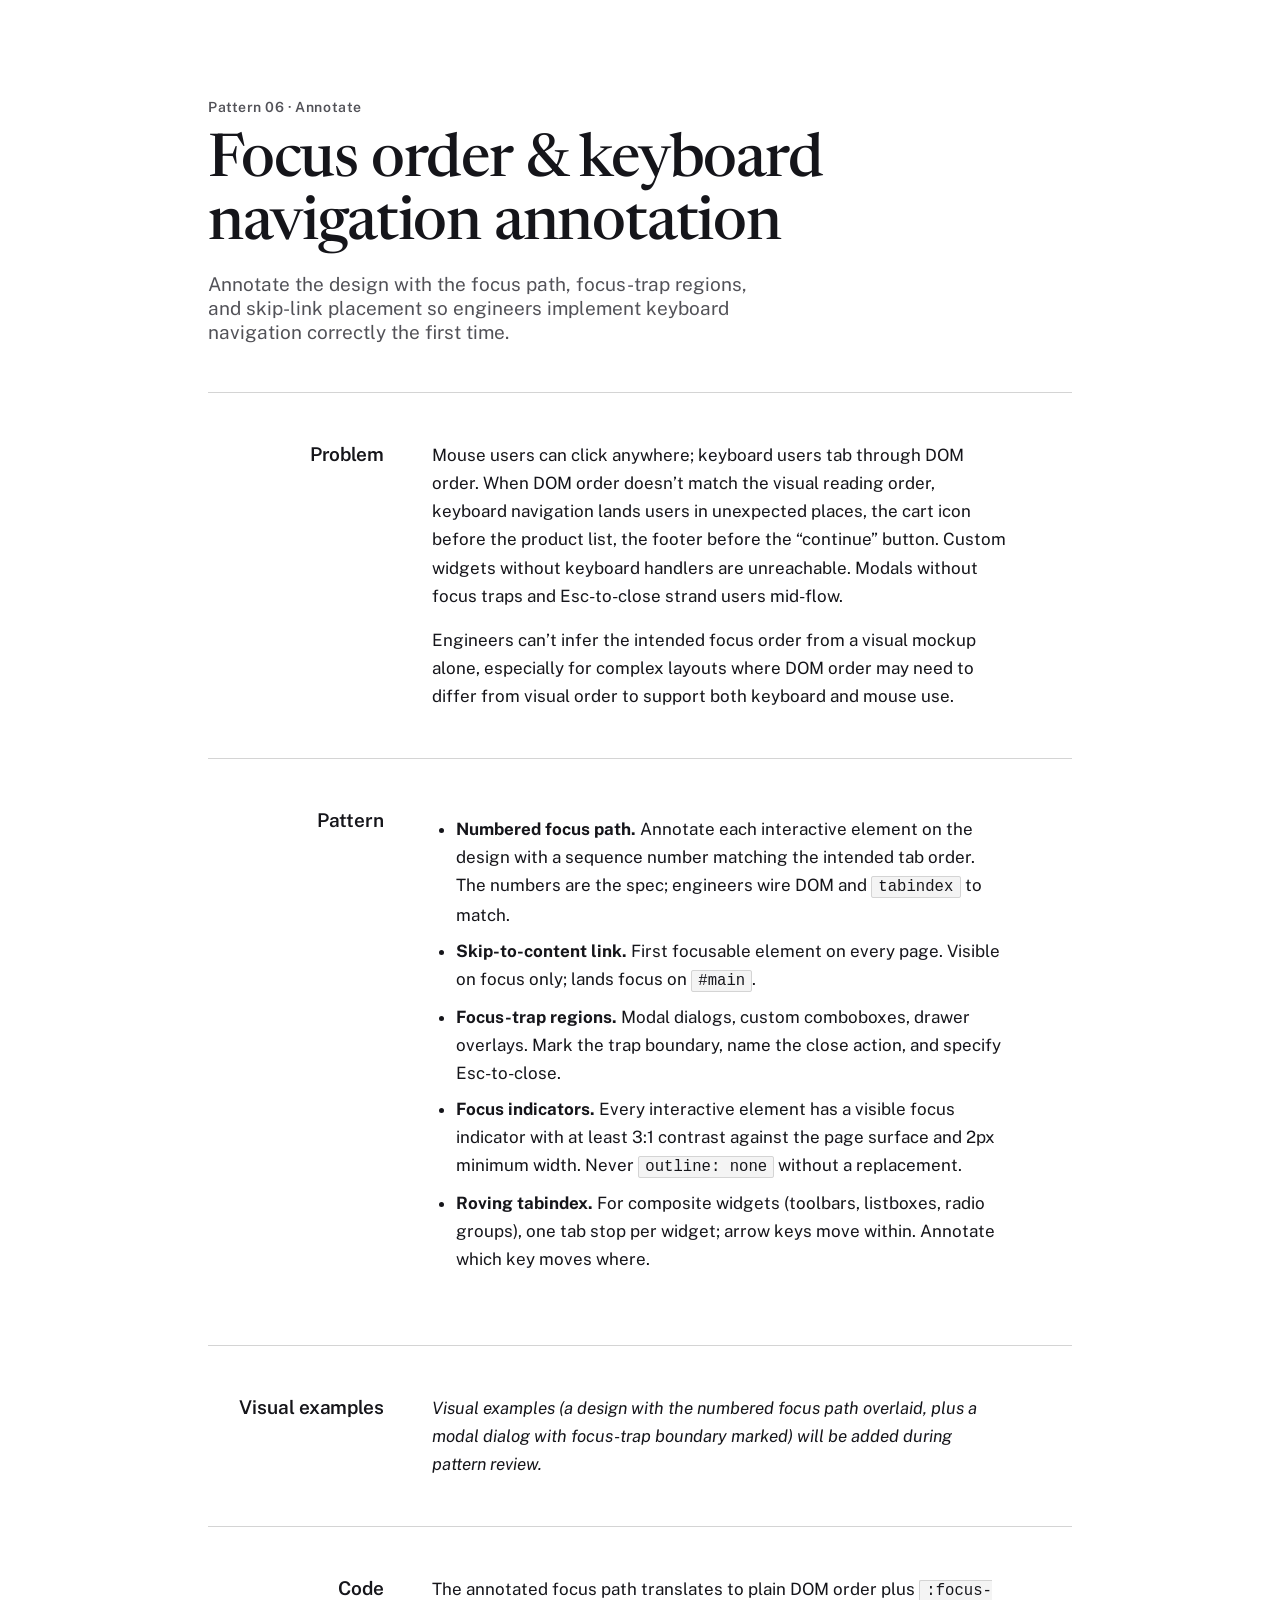
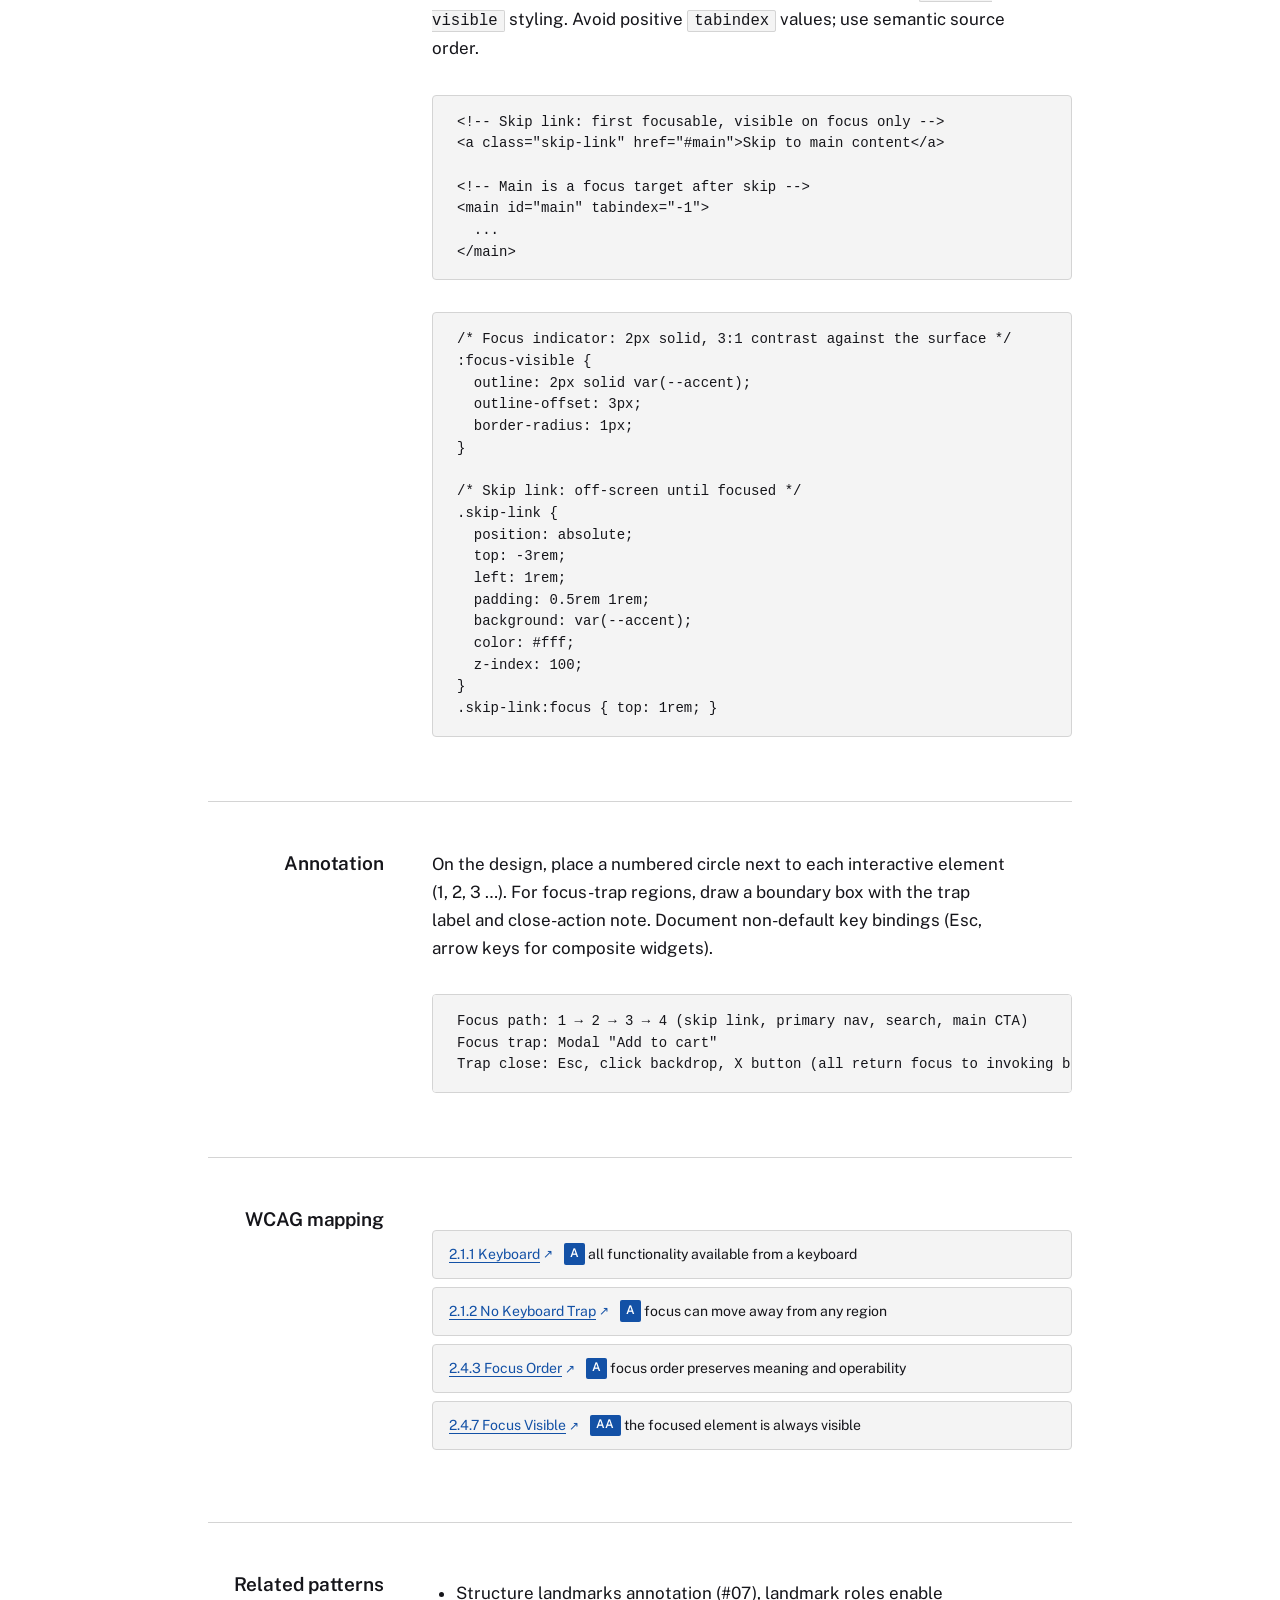
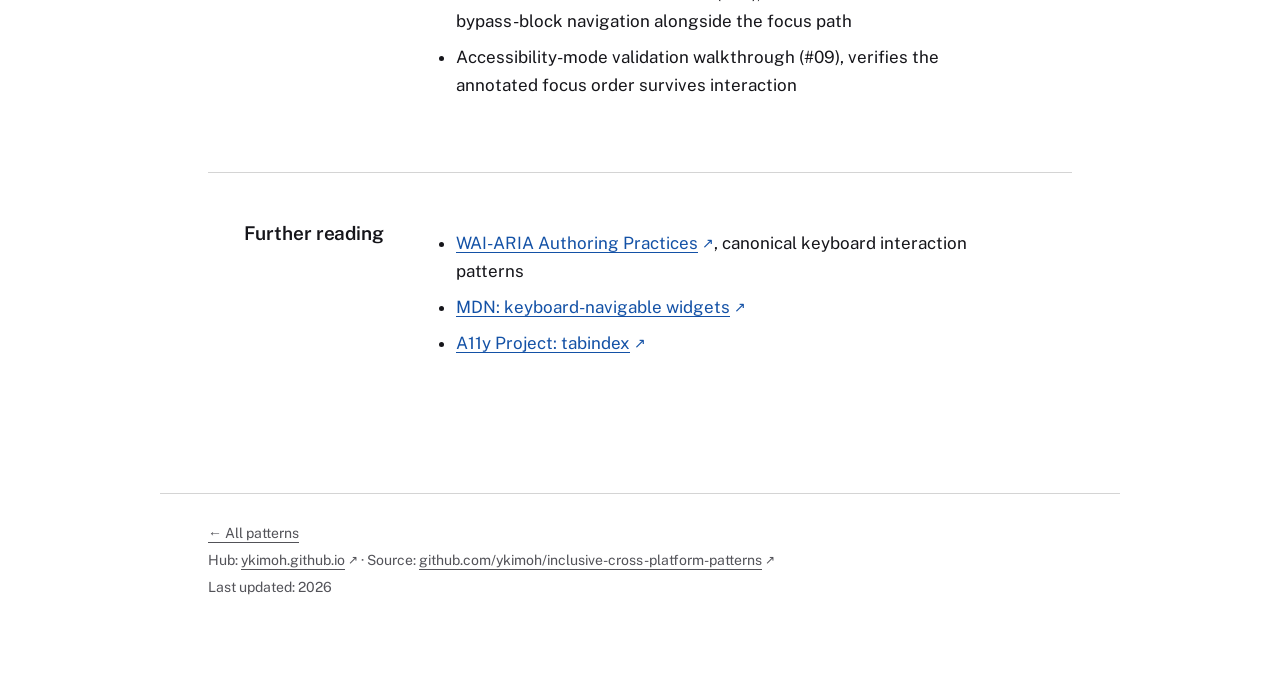
<file: patterns/keyboard-navigation/index.html>
<!DOCTYPE html>
<html lang="en">
<head>
  <meta charset="UTF-8">
  <meta name="viewport" content="width=device-width, initial-scale=1">
  <title>Focus order &amp; keyboard navigation annotation, Inclusive Cross-Platform Patterns</title>
  <meta name="description" content="How to annotate keyboard tab order, focus-trap regions, and skip-link placement on a design file so engineers implement them correctly.">
  <meta name="color-scheme" content="light dark">
  <link rel="preconnect" href="https://fonts.googleapis.com">
  <link rel="preconnect" href="https://fonts.gstatic.com" crossorigin>
  <link href="https://fonts.googleapis.com/css2?family=Newsreader:wght@400;500;600&family=Public+Sans:wght@400;500;600&display=swap" rel="stylesheet">
  <link rel="stylesheet" href="../../styles.css">
</head>
<body>
  <a class="skip-link" href="#main">Skip to main content</a>

  <header class="site-header">
    <p class="eyebrow">Pattern 06 &middot; Annotate</p>
    <h1>Focus order &amp; keyboard navigation annotation</h1>
    <p class="subhead">Annotate the design with the focus path, focus-trap regions, and skip-link placement so engineers implement keyboard navigation correctly the first time.</p>
  </header>

  <main id="main" tabindex="-1">
    <section aria-labelledby="problem-heading">
      <h2 id="problem-heading">Problem</h2>
      <p>Mouse users can click anywhere; keyboard users tab through DOM order. When DOM order doesn&rsquo;t match the visual reading order, keyboard navigation lands users in unexpected places, the cart icon before the product list, the footer before the &ldquo;continue&rdquo; button. Custom widgets without keyboard handlers are unreachable. Modals without focus traps and Esc-to-close strand users mid-flow.</p>
      <p>Engineers can&rsquo;t infer the intended focus order from a visual mockup alone, especially for complex layouts where DOM order may need to differ from visual order to support both keyboard and mouse use.</p>
    </section>

    <section aria-labelledby="pattern-heading">
      <h2 id="pattern-heading">Pattern</h2>
      <ul>
        <li><strong>Numbered focus path.</strong> Annotate each interactive element on the design with a sequence number matching the intended tab order. The numbers are the spec; engineers wire DOM and <code>tabindex</code> to match.</li>
        <li><strong>Skip-to-content link.</strong> First focusable element on every page. Visible on focus only; lands focus on <code>#main</code>.</li>
        <li><strong>Focus-trap regions.</strong> Modal dialogs, custom comboboxes, drawer overlays. Mark the trap boundary, name the close action, and specify Esc-to-close.</li>
        <li><strong>Focus indicators.</strong> Every interactive element has a visible focus indicator with at least 3:1 contrast against the page surface and 2px minimum width. Never <code>outline: none</code> without a replacement.</li>
        <li><strong>Roving tabindex.</strong> For composite widgets (toolbars, listboxes, radio groups), one tab stop per widget; arrow keys move within. Annotate which key moves where.</li>
      </ul>
    </section>

    <section aria-labelledby="examples-heading">
      <h2 id="examples-heading">Visual examples</h2>
      <p><em>Visual examples (a design with the numbered focus path overlaid, plus a modal dialog with focus-trap boundary marked) will be added during pattern review.</em></p>
    </section>

    <section aria-labelledby="code-heading">
      <h2 id="code-heading">Code</h2>
      <p>The annotated focus path translates to plain DOM order plus <code>:focus-visible</code> styling. Avoid positive <code>tabindex</code> values; use semantic source order.</p>
      <pre><code>&lt;!-- Skip link: first focusable, visible on focus only --&gt;
&lt;a class="skip-link" href="#main"&gt;Skip to main content&lt;/a&gt;

&lt;!-- Main is a focus target after skip --&gt;
&lt;main id="main" tabindex="-1"&gt;
  ...
&lt;/main&gt;</code></pre>
      <pre><code>/* Focus indicator: 2px solid, 3:1 contrast against the surface */
:focus-visible {
  outline: 2px solid var(--accent);
  outline-offset: 3px;
  border-radius: 1px;
}

/* Skip link: off-screen until focused */
.skip-link {
  position: absolute;
  top: -3rem;
  left: 1rem;
  padding: 0.5rem 1rem;
  background: var(--accent);
  color: #fff;
  z-index: 100;
}
.skip-link:focus { top: 1rem; }</code></pre>
    </section>

    <section aria-labelledby="annotation-heading">
      <h2 id="annotation-heading">Annotation</h2>
      <p>On the design, place a numbered circle next to each interactive element (1, 2, 3 &hellip;). For focus-trap regions, draw a boundary box with the trap label and close-action note. Document non-default key bindings (Esc, arrow keys for composite widgets).</p>
      <pre><code>Focus path: 1 → 2 → 3 → 4 (skip link, primary nav, search, main CTA)
Focus trap: Modal "Add to cart"
Trap close: Esc, click backdrop, X button (all return focus to invoking button)</code></pre>
    </section>

    <section aria-labelledby="wcag-heading">
      <h2 id="wcag-heading">WCAG mapping</h2>
      <ul class="criteria-list">
        <li>
          <a href="https://www.w3.org/WAI/WCAG21/Understanding/keyboard.html" target="_blank" rel="noopener noreferrer">2.1.1 Keyboard<span class="sr-only"> (opens in new tab)</span></a>
          <span class="level">A</span>
         all functionality available from a keyboard
        </li>
        <li>
          <a href="https://www.w3.org/WAI/WCAG21/Understanding/no-keyboard-trap.html" target="_blank" rel="noopener noreferrer">2.1.2 No Keyboard Trap<span class="sr-only"> (opens in new tab)</span></a>
          <span class="level">A</span>
         focus can move away from any region
        </li>
        <li>
          <a href="https://www.w3.org/WAI/WCAG21/Understanding/focus-order.html" target="_blank" rel="noopener noreferrer">2.4.3 Focus Order<span class="sr-only"> (opens in new tab)</span></a>
          <span class="level">A</span>
         focus order preserves meaning and operability
        </li>
        <li>
          <a href="https://www.w3.org/WAI/WCAG21/Understanding/focus-visible.html" target="_blank" rel="noopener noreferrer">2.4.7 Focus Visible<span class="sr-only"> (opens in new tab)</span></a>
          <span class="level">AA</span>
         the focused element is always visible
        </li>
      </ul>
    </section>

    <section aria-labelledby="related-heading">
      <h2 id="related-heading">Related patterns</h2>
      <ul>
        <li>Structure landmarks annotation (#07), landmark roles enable bypass-block navigation alongside the focus path</li>
        <li>Accessibility-mode validation walkthrough (#09), verifies the annotated focus order survives interaction</li>
      </ul>
    </section>

    <section aria-labelledby="reading-heading">
      <h2 id="reading-heading">Further reading</h2>
      <ul>
        <li><a href="https://www.w3.org/WAI/ARIA/apg/" target="_blank" rel="noopener noreferrer">WAI-ARIA Authoring Practices<span class="sr-only"> (opens in new tab)</span></a>, canonical keyboard interaction patterns</li>
        <li><a href="https://developer.mozilla.org/en-US/docs/Web/Accessibility/Keyboard-navigable_JavaScript_widgets" target="_blank" rel="noopener noreferrer">MDN: keyboard-navigable widgets<span class="sr-only"> (opens in new tab)</span></a></li>
        <li><a href="https://www.a11yproject.com/posts/how-to-use-the-tabindex-attribute/" target="_blank" rel="noopener noreferrer">A11y Project: tabindex<span class="sr-only"> (opens in new tab)</span></a></li>
      </ul>
    </section>
  </main>

  <footer class="site-footer">
    <p><a href="../../">&larr; All patterns</a></p>
    <p>Hub: <a href="https://ykimoh.github.io" target="_blank" rel="noopener noreferrer">ykimoh.github.io<span class="sr-only"> (opens in new tab)</span></a> &middot; Source: <a href="https://github.com/ykimoh/inclusive-cross-platform-patterns" target="_blank" rel="noopener noreferrer">github.com/ykimoh/inclusive-cross-platform-patterns<span class="sr-only"> (opens in new tab)</span></a></p>
    <p>Last updated: 2026</p>
  </footer>
</body>
</html>
</file>
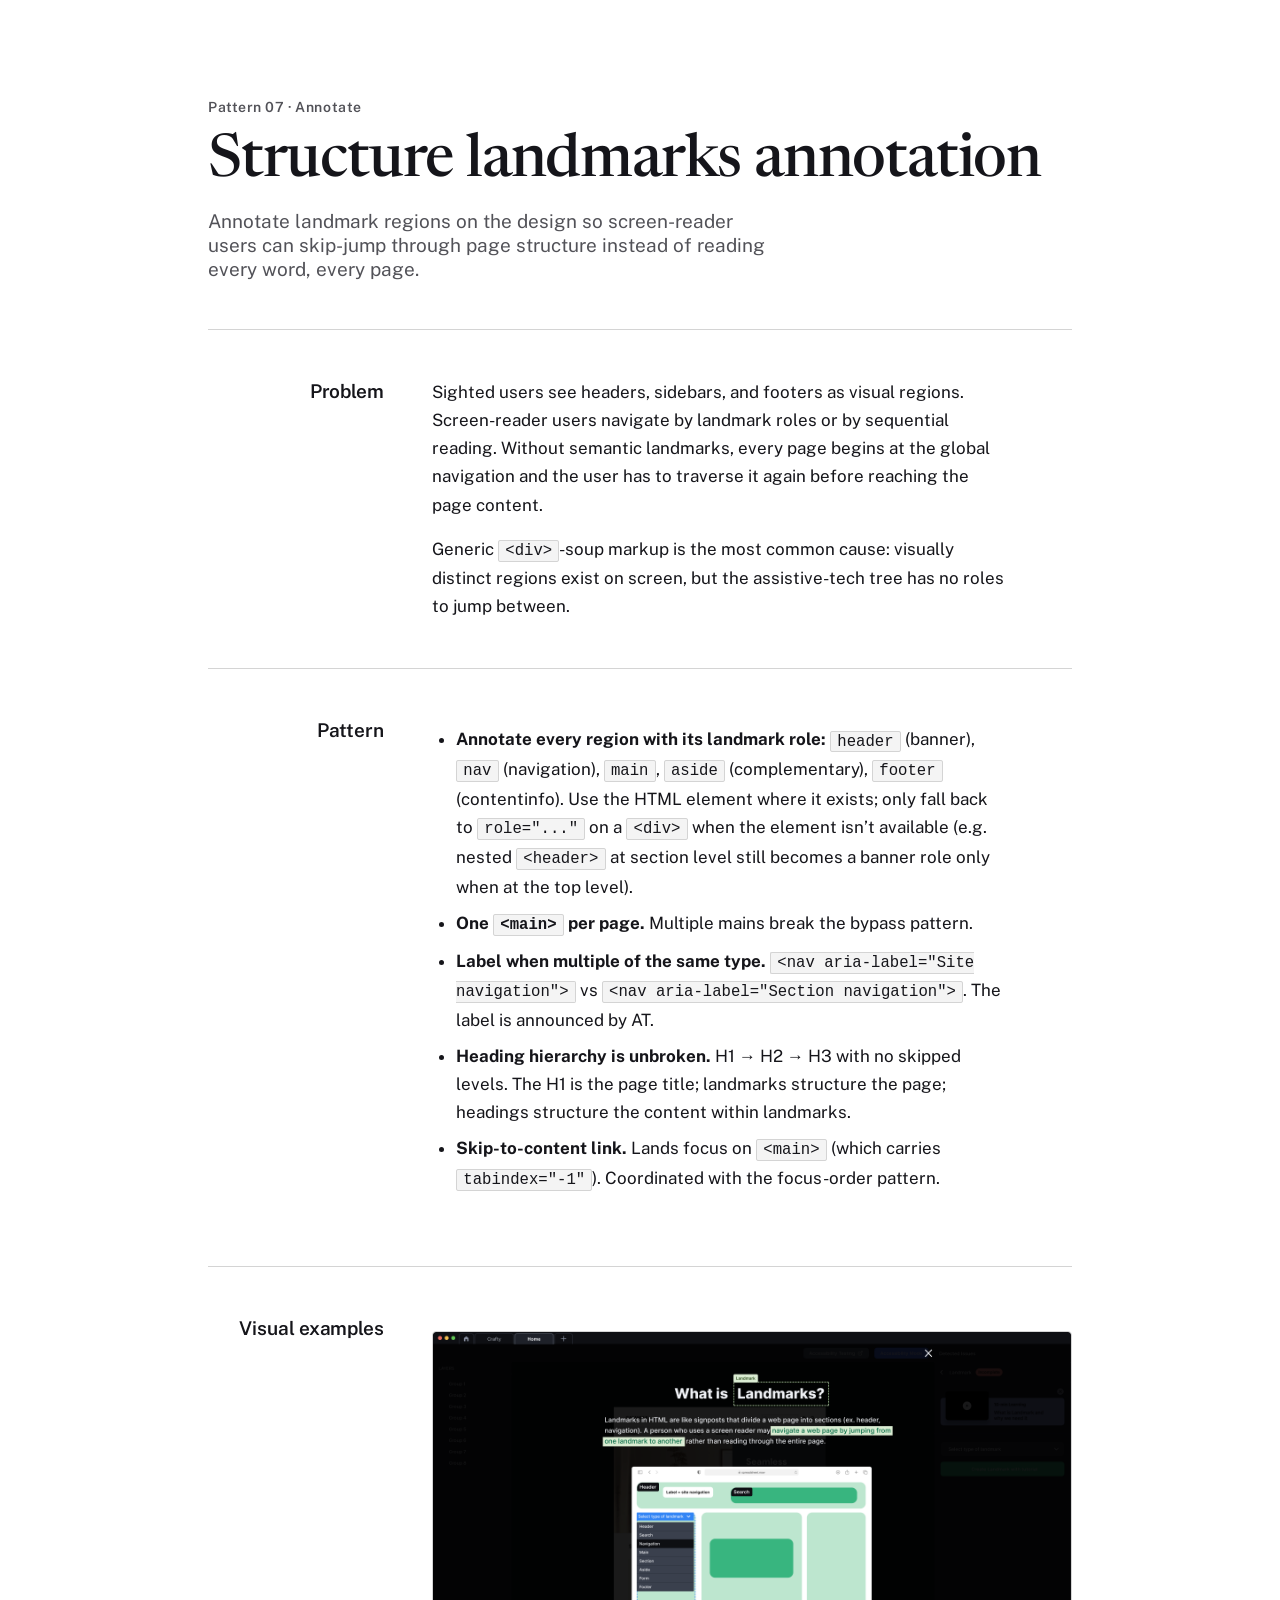
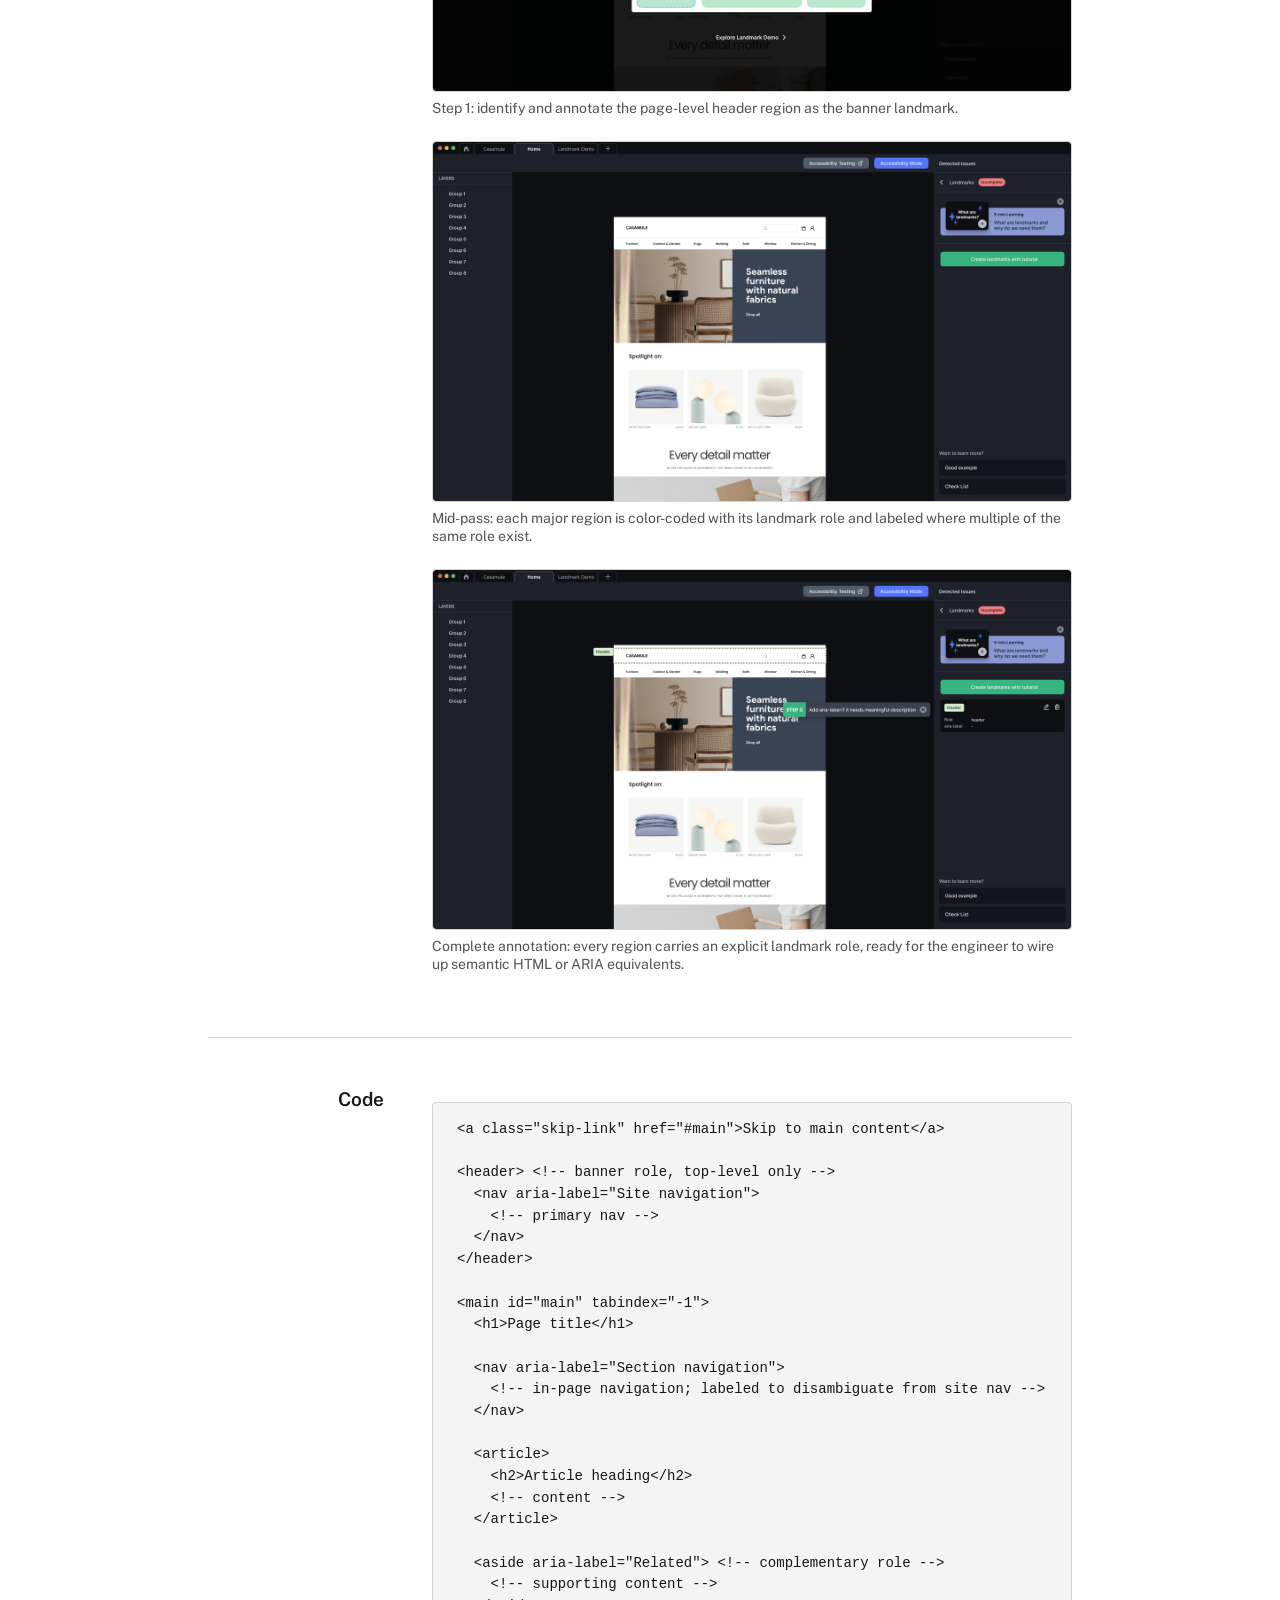
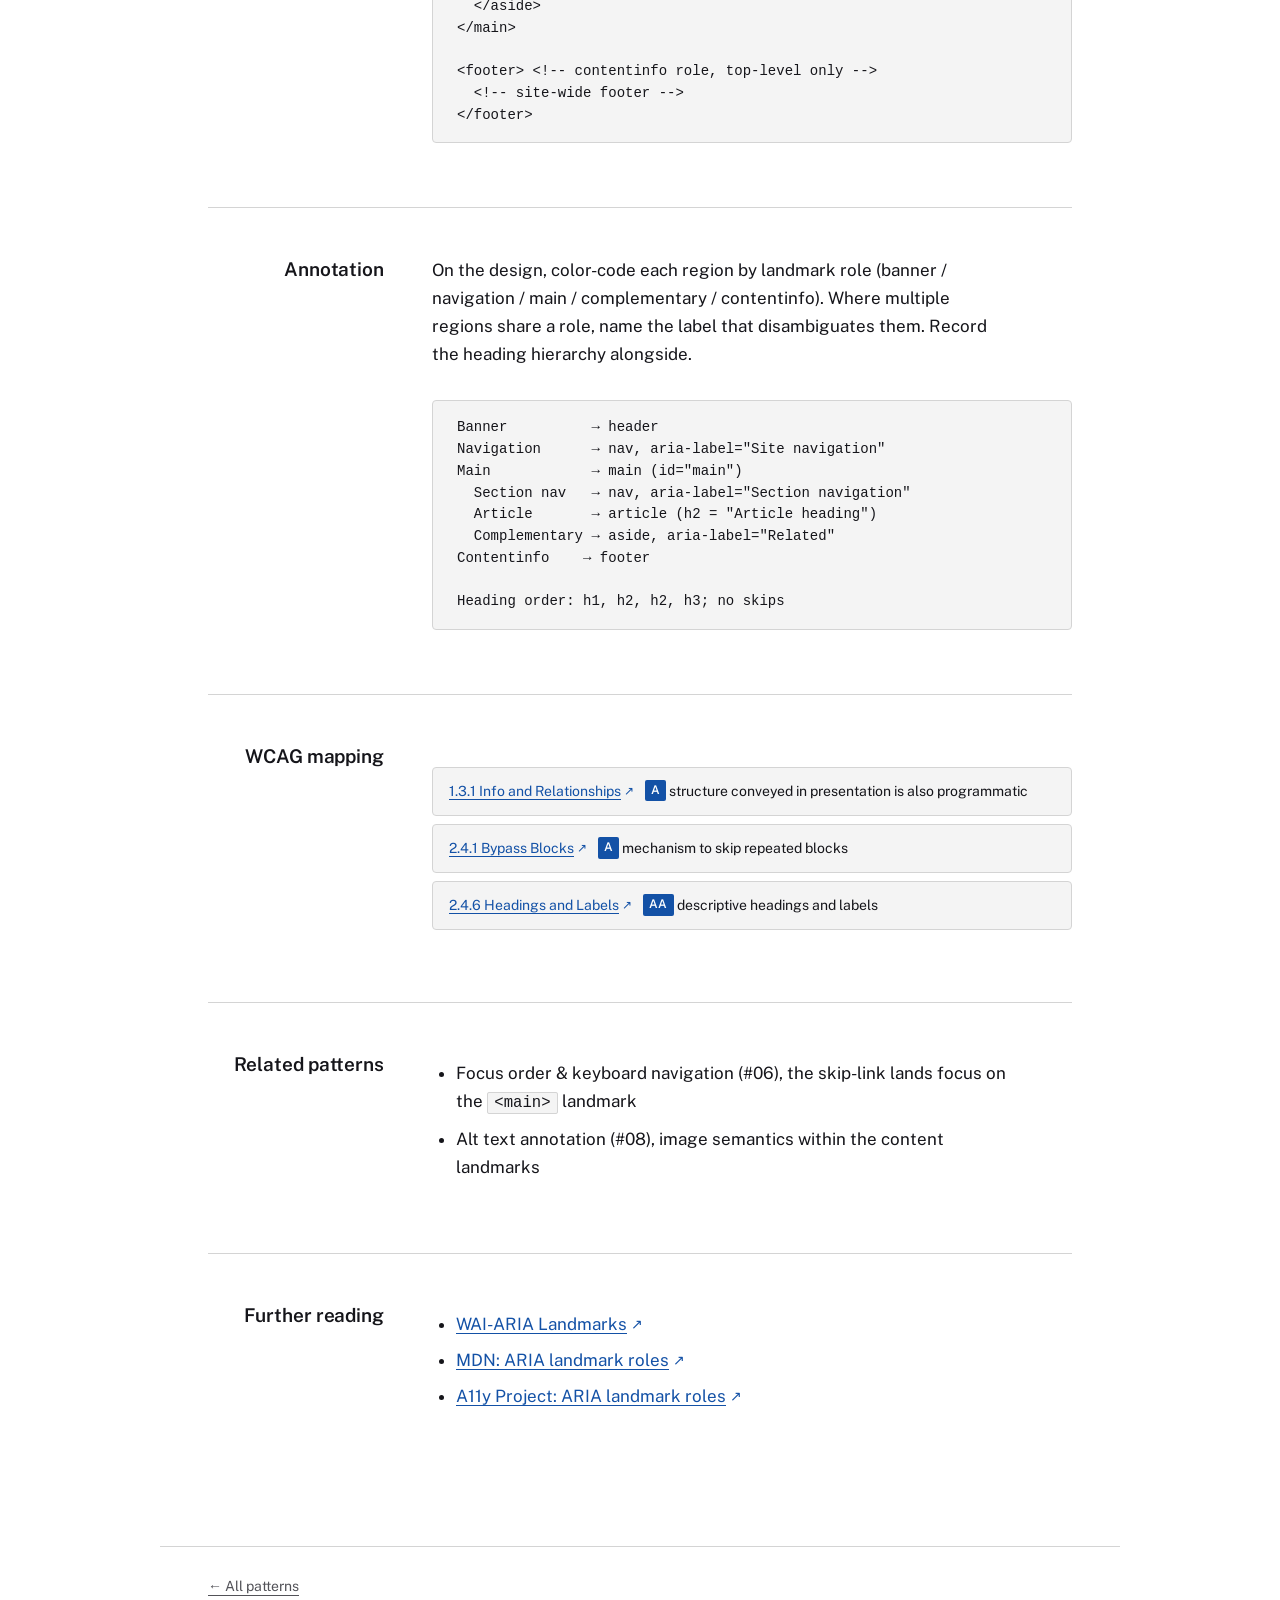
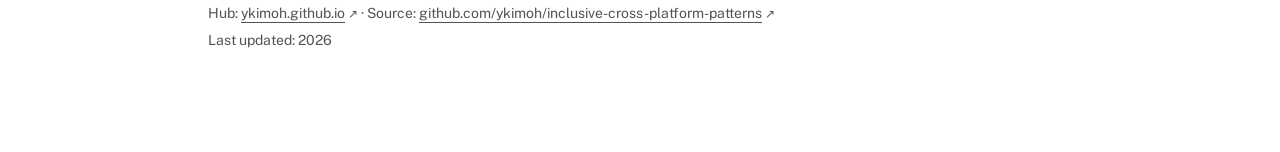
<file: patterns/structure-landmarks/index.html>
<!DOCTYPE html>
<html lang="en">
<head>
  <meta charset="UTF-8">
  <meta name="viewport" content="width=device-width, initial-scale=1">
  <title>Structure landmarks annotation, Inclusive Cross-Platform Patterns</title>
  <meta name="description" content="How to annotate ARIA landmark regions so screen-reader users can skip-jump through page structure rather than reading top-to-bottom.">
  <meta name="color-scheme" content="light dark">
  <link rel="preconnect" href="https://fonts.googleapis.com">
  <link rel="preconnect" href="https://fonts.gstatic.com" crossorigin>
  <link href="https://fonts.googleapis.com/css2?family=Newsreader:wght@400;500;600&family=Public+Sans:wght@400;500;600&display=swap" rel="stylesheet">
  <link rel="stylesheet" href="../../styles.css">
</head>
<body>
  <a class="skip-link" href="#main">Skip to main content</a>

  <header class="site-header">
    <p class="eyebrow">Pattern 07 &middot; Annotate</p>
    <h1>Structure landmarks annotation</h1>
    <p class="subhead">Annotate landmark regions on the design so screen-reader users can skip-jump through page structure instead of reading every word, every page.</p>
  </header>

  <main id="main" tabindex="-1">
    <section aria-labelledby="problem-heading">
      <h2 id="problem-heading">Problem</h2>
      <p>Sighted users see headers, sidebars, and footers as visual regions. Screen-reader users navigate by landmark roles or by sequential reading. Without semantic landmarks, every page begins at the global navigation and the user has to traverse it again before reaching the page content.</p>
      <p>Generic <code>&lt;div&gt;</code>-soup markup is the most common cause: visually distinct regions exist on screen, but the assistive-tech tree has no roles to jump between.</p>
    </section>

    <section aria-labelledby="pattern-heading">
      <h2 id="pattern-heading">Pattern</h2>
      <ul>
        <li><strong>Annotate every region with its landmark role:</strong> <code>header</code> (banner), <code>nav</code> (navigation), <code>main</code>, <code>aside</code> (complementary), <code>footer</code> (contentinfo). Use the HTML element where it exists; only fall back to <code>role="..."</code> on a <code>&lt;div&gt;</code> when the element isn&rsquo;t available (e.g. nested <code>&lt;header&gt;</code> at section level still becomes a banner role only when at the top level).</li>
        <li><strong>One <code>&lt;main&gt;</code> per page.</strong> Multiple mains break the bypass pattern.</li>
        <li><strong>Label when multiple of the same type.</strong> <code>&lt;nav aria-label="Site navigation"&gt;</code> vs <code>&lt;nav aria-label="Section navigation"&gt;</code>. The label is announced by AT.</li>
        <li><strong>Heading hierarchy is unbroken.</strong> H1 &rarr; H2 &rarr; H3 with no skipped levels. The H1 is the page title; landmarks structure the page; headings structure the content within landmarks.</li>
        <li><strong>Skip-to-content link.</strong> Lands focus on <code>&lt;main&gt;</code> (which carries <code>tabindex="-1"</code>). Coordinated with the focus-order pattern.</li>
      </ul>
    </section>

    <section aria-labelledby="examples-heading">
      <h2 id="examples-heading">Visual examples</h2>
      <div class="example-stack">
        <figure class="example-figure">
          <img src="assets/landmark-1.png" alt="A design frame with the page-level header region annotated as the banner landmark.">
          <figcaption>Step 1: identify and annotate the page-level header region as the banner landmark.</figcaption>
        </figure>
        <figure class="example-figure">
          <img src="assets/landmark-3.png" alt="The same design with multiple landmark regions annotated and color-coded: banner, navigation, and main.">
          <figcaption>Mid-pass: each major region is color-coded with its landmark role and labeled where multiple of the same role exist.</figcaption>
        </figure>
        <figure class="example-figure">
          <img src="assets/landmark-6.png" alt="The completed landmark annotation with all regions identified: banner, navigation, main, complementary, and contentinfo.">
          <figcaption>Complete annotation: every region carries an explicit landmark role, ready for the engineer to wire up semantic HTML or ARIA equivalents.</figcaption>
        </figure>
      </div>
    </section>

    <section aria-labelledby="code-heading">
      <h2 id="code-heading">Code</h2>
      <pre><code>&lt;a class="skip-link" href="#main"&gt;Skip to main content&lt;/a&gt;

&lt;header&gt; &lt;!-- banner role, top-level only --&gt;
  &lt;nav aria-label="Site navigation"&gt;
    &lt;!-- primary nav --&gt;
  &lt;/nav&gt;
&lt;/header&gt;

&lt;main id="main" tabindex="-1"&gt;
  &lt;h1&gt;Page title&lt;/h1&gt;

  &lt;nav aria-label="Section navigation"&gt;
    &lt;!-- in-page navigation; labeled to disambiguate from site nav --&gt;
  &lt;/nav&gt;

  &lt;article&gt;
    &lt;h2&gt;Article heading&lt;/h2&gt;
    &lt;!-- content --&gt;
  &lt;/article&gt;

  &lt;aside aria-label="Related"&gt; &lt;!-- complementary role --&gt;
    &lt;!-- supporting content --&gt;
  &lt;/aside&gt;
&lt;/main&gt;

&lt;footer&gt; &lt;!-- contentinfo role, top-level only --&gt;
  &lt;!-- site-wide footer --&gt;
&lt;/footer&gt;</code></pre>
    </section>

    <section aria-labelledby="annotation-heading">
      <h2 id="annotation-heading">Annotation</h2>
      <p>On the design, color-code each region by landmark role (banner / navigation / main / complementary / contentinfo). Where multiple regions share a role, name the label that disambiguates them. Record the heading hierarchy alongside.</p>
      <pre><code>Banner          → header
Navigation      → nav, aria-label="Site navigation"
Main            → main (id="main")
  Section nav   → nav, aria-label="Section navigation"
  Article       → article (h2 = "Article heading")
  Complementary → aside, aria-label="Related"
Contentinfo    → footer

Heading order: h1, h2, h2, h3; no skips</code></pre>
    </section>

    <section aria-labelledby="wcag-heading">
      <h2 id="wcag-heading">WCAG mapping</h2>
      <ul class="criteria-list">
        <li>
          <a href="https://www.w3.org/WAI/WCAG21/Understanding/info-and-relationships.html" target="_blank" rel="noopener noreferrer">1.3.1 Info and Relationships<span class="sr-only"> (opens in new tab)</span></a>
          <span class="level">A</span>
         structure conveyed in presentation is also programmatic
        </li>
        <li>
          <a href="https://www.w3.org/WAI/WCAG21/Understanding/bypass-blocks.html" target="_blank" rel="noopener noreferrer">2.4.1 Bypass Blocks<span class="sr-only"> (opens in new tab)</span></a>
          <span class="level">A</span>
         mechanism to skip repeated blocks
        </li>
        <li>
          <a href="https://www.w3.org/WAI/WCAG21/Understanding/headings-and-labels.html" target="_blank" rel="noopener noreferrer">2.4.6 Headings and Labels<span class="sr-only"> (opens in new tab)</span></a>
          <span class="level">AA</span>
         descriptive headings and labels
        </li>
      </ul>
    </section>

    <section aria-labelledby="related-heading">
      <h2 id="related-heading">Related patterns</h2>
      <ul>
        <li>Focus order &amp; keyboard navigation (#06), the skip-link lands focus on the <code>&lt;main&gt;</code> landmark</li>
        <li>Alt text annotation (#08), image semantics within the content landmarks</li>
      </ul>
    </section>

    <section aria-labelledby="reading-heading">
      <h2 id="reading-heading">Further reading</h2>
      <ul>
        <li><a href="https://www.w3.org/WAI/ARIA/apg/patterns/landmarks/" target="_blank" rel="noopener noreferrer">WAI-ARIA Landmarks<span class="sr-only"> (opens in new tab)</span></a></li>
        <li><a href="https://developer.mozilla.org/en-US/docs/Web/Accessibility/ARIA/Roles#3._landmark_roles" target="_blank" rel="noopener noreferrer">MDN: ARIA landmark roles<span class="sr-only"> (opens in new tab)</span></a></li>
        <li><a href="https://www.a11yproject.com/posts/aria-landmark-roles/" target="_blank" rel="noopener noreferrer">A11y Project: ARIA landmark roles<span class="sr-only"> (opens in new tab)</span></a></li>
      </ul>
    </section>
  </main>

  <footer class="site-footer">
    <p><a href="../../">&larr; All patterns</a></p>
    <p>Hub: <a href="https://ykimoh.github.io" target="_blank" rel="noopener noreferrer">ykimoh.github.io<span class="sr-only"> (opens in new tab)</span></a> &middot; Source: <a href="https://github.com/ykimoh/inclusive-cross-platform-patterns" target="_blank" rel="noopener noreferrer">github.com/ykimoh/inclusive-cross-platform-patterns<span class="sr-only"> (opens in new tab)</span></a></p>
    <p>Last updated: 2026</p>
  </footer>
</body>
</html>
</file>
<file: styles.css>
/*
 * Inclusive Cross-Platform Patterns
 * Aligned to the hub design system.
 * Extends the hub's tokens and conventions with pattern-detail components:
 * code blocks, demo tiles, WCAG criteria list, eyebrow + summary + breadcrumb.
 */

/* ---------- Tokens ---------- */

:root {
  /* Color, light */
  --paper: #FFFFFF;
  --paper-soft: #F4F4F4;
  --ink: #15151A;
  --ink-soft: #525258;
  --accent: #1351A6;
  --accent-hover: #0E3F85;
  --rule: #D4D4D4;

  /* Status / state */
  --pass-fg: #0E5A2C;
  --fail-fg: #8E1F1B;

  /* Type families */
  --font-display: "Newsreader", Georgia, "Times New Roman", serif;
  --font-body: "Public Sans", -apple-system, BlinkMacSystemFont, "Helvetica Neue", Arial, sans-serif;
  --font-mono: ui-monospace, SFMono-Regular, "SF Mono", Menlo, Monaco, Consolas, "Liberation Mono", "Courier New", monospace;

  /* Type scale */
  --scale-xs: 0.75rem;
  --scale-sm: 0.875rem;
  --scale-base: 1.0625rem;
  --scale-lg: 1.1875rem;
  --scale-xl: 1.5rem;
  --scale-2xl: 2.25rem;
  --scale-3xl: 3rem;
  --scale-4xl: 3.75rem;

  /* Weights */
  --weight-regular: 400;
  --weight-medium: 500;
  --weight-semibold: 600;

  /* Leading */
  --leading-tight: 1.05;
  --leading-snug: 1.25;
  --leading-body: 1.65;

  /* Tracking */
  --track-tight: -0.02em;

  /* Spacing */
  --space-1: 0.25rem;
  --space-2: 0.5rem;
  --space-3: 0.75rem;
  --space-4: 1rem;
  --space-5: 1.5rem;
  --space-6: 2rem;
  --space-7: 3rem;
  --space-8: 4rem;
  --space-9: 6rem;

  /* Layout */
  --measure: 60rem;
  --rail: 11rem;
  --rail-gap: var(--space-7);
  --page-pad: var(--space-5);
}

@media (min-width: 38rem) {
  :root {
    --page-pad: var(--space-7);
  }
}

@media (prefers-color-scheme: dark) {
  :root {
    --paper: #111111;
    --paper-soft: #1C1C1C;
    --ink: #F4F4F4;
    --ink-soft: #A8A8A8;
    --accent: #7BB3E9;
    --accent-hover: #99C8F0;
    --rule: #2A2A2A;
    --pass-fg: #6AD08A;
    --fail-fg: #ED7572;
  }
}

/* ---------- Reset ---------- */

*, *::before, *::after { box-sizing: border-box; }

html {
  font-size: 100%;
  -webkit-text-size-adjust: 100%;
  text-rendering: optimizeLegibility;
  -webkit-font-smoothing: antialiased;
  -moz-osx-font-smoothing: grayscale;
}

body {
  margin: 0;
  font-family: var(--font-body);
  font-size: var(--scale-base);
  font-weight: var(--weight-regular);
  line-height: var(--leading-body);
  color: var(--ink);
  background: var(--paper);
  font-feature-settings: "kern", "liga";
}

/* ---------- Visually-hidden utility ---------- */

.sr-only {
  position: absolute;
  width: 1px;
  height: 1px;
  padding: 0;
  margin: -1px;
  overflow: hidden;
  clip: rect(0, 0, 0, 0);
  white-space: nowrap;
  border: 0;
}

/* ---------- Skip link ---------- */

.skip-link {
  position: absolute;
  top: -3rem;
  left: var(--space-4);
  padding: var(--space-2) var(--space-4);
  background: var(--accent);
  color: #FFFFFF;
  font-family: var(--font-body);
  font-size: var(--scale-sm);
  font-weight: var(--weight-semibold);
  text-decoration: none;
  border-radius: 2px;
  z-index: 100;
}

.skip-link:focus { top: var(--space-4); }

/* ---------- Layout shell ---------- */

.site-header,
main,
.site-footer {
  max-width: var(--measure);
  margin: 0 auto;
  padding-left: var(--page-pad);
  padding-right: var(--page-pad);
}

main { outline: none; }
main:focus-visible { outline: none; }

/* ---------- Header ---------- */

.site-header {
  padding-top: var(--space-9);
  padding-bottom: var(--space-7);
}

.site-header .eyebrow {
  margin: 0 0 var(--space-3);
  font-family: var(--font-body);
  font-size: var(--scale-sm);
  font-weight: var(--weight-semibold);
  letter-spacing: 0.04em;
  color: var(--ink-soft);
}

.site-header h1 {
  margin: 0 0 var(--space-4);
  font-family: var(--font-display);
  font-size: var(--scale-3xl);
  font-weight: var(--weight-medium);
  line-height: var(--leading-tight);
  letter-spacing: var(--track-tight);
  color: var(--ink);
}

@media (min-width: 38rem) {
  .site-header h1 { font-size: var(--scale-4xl); }
}

.subhead {
  margin: 0;
  max-width: 36rem;
  font-family: var(--font-body);
  font-size: var(--scale-lg);
  font-weight: var(--weight-regular);
  line-height: var(--leading-snug);
  color: var(--ink-soft);
}

/* ---------- Main + sections ---------- */

main { padding-bottom: var(--space-8); }

main > section {
  padding-top: var(--space-7);
  margin-top: var(--space-7);
  border-top: 1px solid var(--rule);
}

main > section:first-of-type { margin-top: 0; }

main > section > h2 {
  margin: 0 0 var(--space-5);
  font-family: var(--font-body);
  font-size: var(--scale-xl);
  font-weight: var(--weight-semibold);
  line-height: var(--leading-snug);
  color: var(--ink);
  letter-spacing: -0.005em;
}

main p {
  margin: 0 0 var(--space-4);
  max-width: 36rem;
}

main p:last-child { margin-bottom: 0; }

main ul,
main ol {
  margin: 0 0 var(--space-4);
  padding-left: var(--space-5);
  max-width: 36rem;
}

main li { margin: var(--space-2) 0; }

/* Rail layout: section heading in a left rail at wider viewports. */

@media (min-width: 56rem) {
  main > section {
    display: grid;
    grid-template-columns: var(--rail) 1fr;
    column-gap: var(--rail-gap);
    align-items: start;
  }

  main > section > h2 {
    grid-column: 1;
    grid-row: 1 / span 99;
    margin: 0;
    font-size: var(--scale-lg);
    line-height: var(--leading-snug);
    text-align: right;
    padding-top: 0.1em;
  }

  main > section > *:not(h2) { grid-column: 2; }
}

/* ---------- Section pre-heading (above H2 in rail-paired sections) ---------- */

.section-eyebrow {
  margin: 0 0 var(--space-3);
  font-family: var(--font-body);
  font-size: var(--scale-xs);
  font-weight: var(--weight-semibold);
  letter-spacing: 0.06em;
  text-transform: uppercase;
  color: var(--ink-soft);
}

/* ---------- Resource list (titled items, no chrome) ---------- */

.resource-list {
  list-style: none;
  margin: 0;
  padding: 0;
  max-width: none;
}

.resource-list > li {
  margin: 0;
  padding: 0;
}

.resource-list > li + li { margin-top: var(--space-6); }

.resource-list h3 {
  margin: 0 0 var(--space-2);
  font-family: var(--font-body);
  font-size: var(--scale-lg);
  font-weight: var(--weight-semibold);
  line-height: var(--leading-snug);
  color: var(--ink);
}

.resource-list .num {
  display: inline-block;
  margin-right: var(--space-2);
  color: var(--ink-soft);
  font-variant-numeric: tabular-nums;
  font-weight: var(--weight-regular);
}

.resource-list p {
  margin: 0;
  color: var(--ink-soft);
}

/* ---------- Pattern detail page: eyebrow, summary, breadcrumb ---------- */

.breadcrumb {
  margin: 0 0 var(--space-5);
  font-family: var(--font-body);
  font-size: var(--scale-sm);
  color: var(--ink-soft);
}

.summary {
  margin: 0 0 var(--space-7);
  max-width: 36rem;
  font-family: var(--font-body);
  font-size: var(--scale-lg);
  font-weight: var(--weight-regular);
  line-height: var(--leading-snug);
  color: var(--ink);
}

/* ---------- Code blocks ---------- */

pre {
  margin: var(--space-4) 0;
  padding: var(--space-4) var(--space-5);
  background: var(--paper-soft);
  border: 1px solid var(--rule);
  border-radius: 4px;
  overflow-x: auto;
  font-family: var(--font-mono);
  font-size: var(--scale-sm);
  line-height: 1.55;
  color: var(--ink);
  max-width: 100%;
}

pre code {
  font-family: inherit;
  font-size: inherit;
  background: transparent;
  padding: 0;
  border: 0;
  color: inherit;
}

p code,
li code {
  padding: 0.0625em 0.4em;
  background: var(--paper-soft);
  border: 1px solid var(--rule);
  border-radius: 2px;
  font-family: var(--font-mono);
  font-size: 0.92em;
  color: var(--ink);
}

/* ---------- Demo tiles (visual examples) ---------- */

.demo-row {
  display: grid;
  grid-template-columns: 1fr;
  gap: var(--space-4);
  margin: var(--space-4) 0;
  max-width: 100%;
}

@media (min-width: 32rem) {
  .demo-row { grid-template-columns: 1fr 1fr; }
}

.demo-tile {
  padding: var(--space-6) var(--space-4);
  background: var(--paper-soft);
  border: 1px solid var(--rule);
  border-radius: 4px;
  text-align: center;
}

.demo-tile .demo-label {
  display: block;
  margin-bottom: var(--space-4);
  font-family: var(--font-body);
  font-size: var(--scale-xs);
  font-weight: var(--weight-semibold);
  letter-spacing: 0.06em;
  text-transform: uppercase;
}

.demo-tile.demo-fail .demo-label { color: var(--fail-fg); }
.demo-tile.demo-pass .demo-label { color: var(--pass-fg); }

.demo-tile .demo-ratio {
  display: block;
  margin-top: var(--space-3);
  font-family: var(--font-mono);
  font-size: var(--scale-xs);
  color: var(--ink-soft);
  font-variant-numeric: tabular-nums;
}

/* Demo button: hardcoded fail/pass colors so they demonstrate the actual
   contrast point regardless of user theme. */

.btn-demo {
  display: inline-block;
  padding: 0.625rem 1.25rem;
  font-family: var(--font-body);
  font-size: var(--scale-base);
  font-weight: var(--weight-medium);
  border: 0;
  border-radius: 4px;
  cursor: default;
}

.btn-demo.btn-fail {
  background: #FF7A7A;
  color: #FFFFFF;
}

.btn-demo.btn-pass {
  background: #1351A6;
  color: #FFFFFF;
}

/* ---------- Example figures (Beyond mockup screenshots) ---------- */

.example-stack {
  display: flex;
  flex-direction: column;
  gap: var(--space-5);
  margin: var(--space-4) 0;
}

.example-figure {
  margin: 0;
  max-width: 100%;
}

.example-figure img {
  display: block;
  width: 100%;
  height: auto;
  border: 1px solid var(--rule);
  border-radius: 4px;
  background: var(--paper-soft);
}

.example-figure figcaption {
  margin-top: var(--space-2);
  font-family: var(--font-body);
  font-size: var(--scale-sm);
  color: var(--ink-soft);
  line-height: var(--leading-snug);
}

/* Demo-tile variant that hosts a screenshot instead of a button */

.demo-tile.demo-image { padding: var(--space-3); }

.demo-tile.demo-image img {
  display: block;
  width: 100%;
  height: auto;
  border-radius: 2px;
  margin: 0 auto var(--space-2);
}

.demo-tile.demo-image .demo-label {
  margin-bottom: var(--space-3);
}

/* ---------- WCAG criteria list ---------- */

.criteria-list {
  list-style: none;
  margin: var(--space-4) 0;
  padding: 0;
  max-width: 100%;
}

.criteria-list > li {
  margin: var(--space-2) 0;
  padding: var(--space-3) var(--space-4);
  background: var(--paper-soft);
  border: 1px solid var(--rule);
  border-radius: 4px;
  font-size: var(--scale-sm);
  color: var(--ink);
}

.criteria-list .level {
  display: inline-block;
  margin-left: var(--space-2);
  padding: 0.0625em 0.5em;
  font-family: var(--font-body);
  font-size: var(--scale-xs);
  font-weight: var(--weight-semibold);
  letter-spacing: 0.04em;
  background: var(--accent);
  color: #FFFFFF;
  border-radius: 2px;
  vertical-align: 0.15em;
}

/* ---------- Links ---------- */

a {
  color: var(--accent);
  text-decoration: underline;
  text-decoration-thickness: 1px;
  text-underline-offset: 0.2em;
  transition: color 120ms ease, text-decoration-color 120ms ease, text-underline-offset 120ms ease;
}

a:hover {
  color: var(--accent-hover);
  text-underline-offset: 0.3em;
}

a:focus-visible {
  outline: 2px solid var(--accent);
  outline-offset: 3px;
  border-radius: 1px;
}

/* External link: arrow pseudo + sr-only span (in markup). */

a[target="_blank"]::after {
  content: "\00A0\2197";
  display: inline-block;
  font-size: 0.85em;
  vertical-align: 0.05em;
  color: inherit;
}

/* ---------- Footer ---------- */

.site-footer {
  margin-top: var(--space-7);
  padding-top: var(--space-5);
  padding-bottom: var(--space-9);
  border-top: 1px solid var(--rule);
  font-family: var(--font-body);
  font-size: var(--scale-sm);
  color: var(--ink-soft);
}

.site-footer p { margin: var(--space-1) 0; }

.site-footer a {
  color: var(--ink-soft);
  text-decoration-thickness: 1px;
  text-underline-offset: 0.25em;
}

.site-footer a:hover { color: var(--accent); }

/* ---------- Motion ---------- */

@media (prefers-reduced-motion: no-preference) {
  .site-header,
  main > section,
  .site-footer {
    opacity: 0;
    transform: translateY(8px);
    animation: rise 540ms cubic-bezier(0.2, 0.6, 0.2, 1) forwards;
  }

  .site-header { animation-delay: 80ms; }
  main > section:nth-of-type(1) { animation-delay: 180ms; }
  main > section:nth-of-type(2) { animation-delay: 260ms; }
  main > section:nth-of-type(3) { animation-delay: 340ms; }
  main > section:nth-of-type(4) { animation-delay: 420ms; }
  main > section:nth-of-type(5) { animation-delay: 500ms; }
  main > section:nth-of-type(6) { animation-delay: 580ms; }
  main > section:nth-of-type(7) { animation-delay: 660ms; }
  main > section:nth-of-type(8) { animation-delay: 740ms; }
  .site-footer { animation-delay: 820ms; }

  @keyframes rise {
    to {
      opacity: 1;
      transform: translateY(0);
    }
  }
}

@media (prefers-reduced-motion: reduce) {
  a { transition: none; }
}

/* ---------- Forced colors (Windows High Contrast) ---------- */

@media (forced-colors: active) {
  .skip-link,
  a:focus-visible {
    outline: 2px solid CanvasText;
  }
  .demo-tile,
  .criteria-list > li,
  pre {
    border: 1px solid CanvasText;
  }
}
</file>
